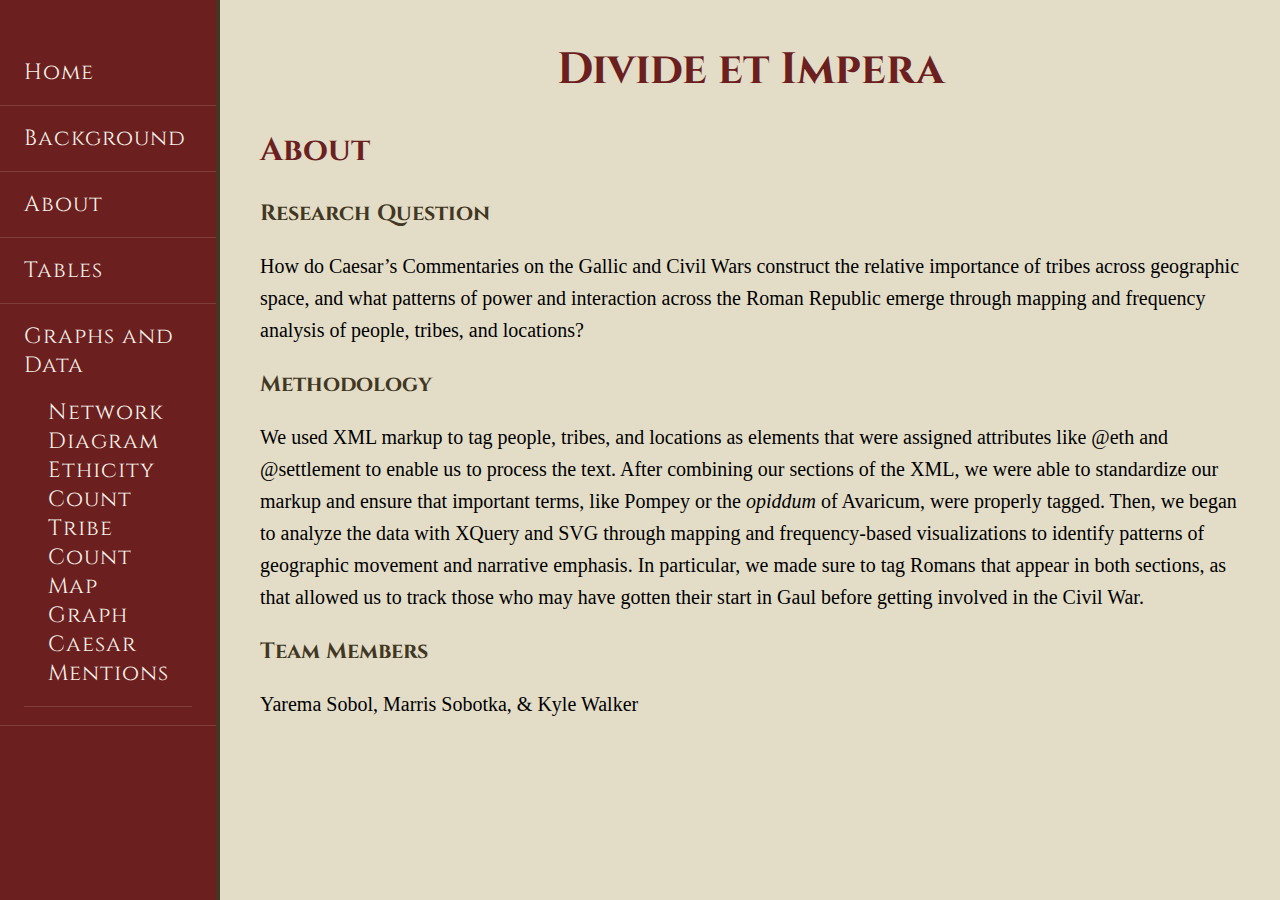
<file: docs/about.html>
<!DOCTYPE html>
<html>
    <head>
        <title>About</title>
        <meta charset="UTF-8" />
        <meta name="viewport" content="width=device-width, initial-scale=1.0" />
        <link type="text/css" href="style.css" rel="stylesheet" />
    </head>
    <body>
        <nav>
            <div><a href="index.html">Home</a></div>
            <div><a href="background.html">Background</a></div>
            <div><a href="about.html">About</a></div>
            <div><a href="romanTable.html">Tables</a></div>
            <div class="dropdown"><a href="#">Graphs and Data</a>
                <div class="dropdown-content">
                    <a href="network-output.html">Network Diagram</a>
                    <a href="ethnicity-count.html">Ethicity Count</a>
                    <a href="coastGraph.html">Tribe Count</a>
                    <a href="unitGraph.html">Map Graph</a>
                    <a href="CaesarMentionsBarGraph.html">Caesar Mentions</a>
                </div>
            </div>
        </nav>
        <div class="main-content">
            <h1>Divide et Impera</h1>
            <h2>About</h2>
            <h3>Research Question</h3>
            <p>How do Caesar’s Commentaries on the Gallic and Civil Wars construct the relative importance of tribes across geographic space, and what patterns of power and interaction across the Roman Republic emerge through mapping and frequency analysis of people, tribes, and locations?</p>
            <h3>Methodology</h3>
            <p>We used XML markup to tag people, tribes, and locations as elements that were assigned attributes like @eth and @settlement to enable us to process the text. After combining our sections of the XML, we were able to standardize our markup and ensure that important terms, like Pompey or the <i>opiddum</i> of Avaricum, were properly tagged. Then, we began to analyze the data with XQuery and SVG through mapping and frequency-based visualizations to identify patterns of geographic movement and narrative emphasis. In particular, we made sure to tag Romans that appear in both sections, as that allowed us to track those who may have gotten their start in Gaul before getting involved in the Civil War.</p>
            <h3>Team Members</h3>
            <p> Yarema Sobol, Marris Sobotka, & Kyle Walker
            </p>
        </div>
    </body>
</html>
</file>
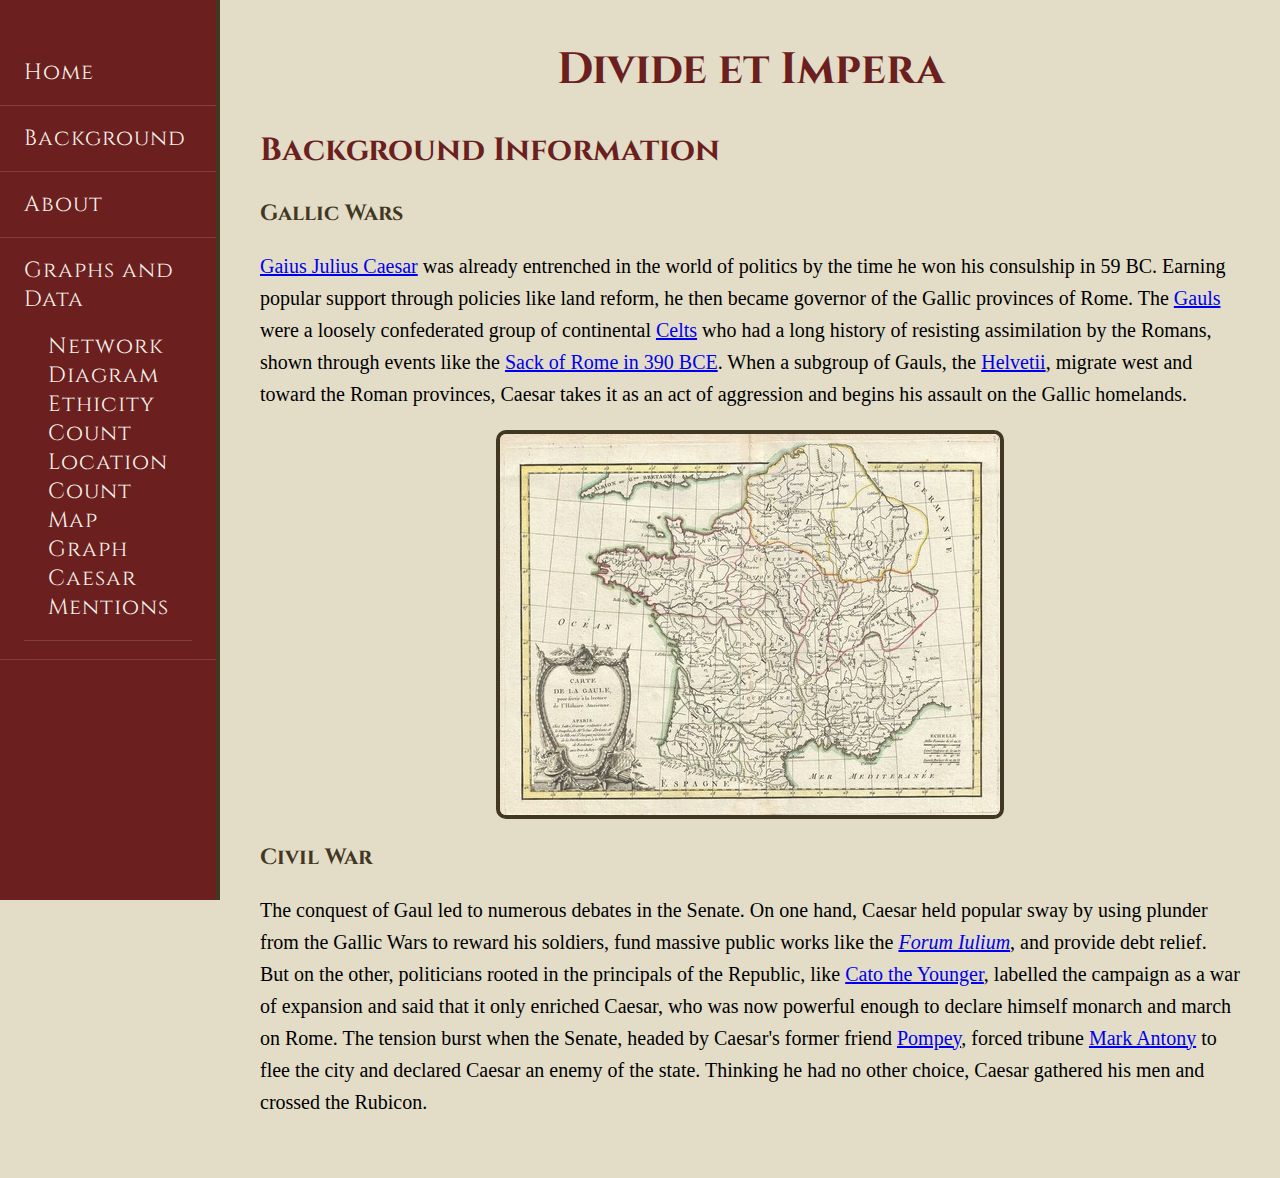
<file: docs/background.html>
<!DOCTYPE html>
<html>
    <head>
        <title>Background</title>
        <meta charset="UTF-8" />
        <meta name="viewport" content="width=device-width, initial-scale=1.0" />
        <link type="text/css" href="style.css" rel="stylesheet" />
        <link rel="icon" type="image/x-icon" href="images/SPQR.svg"/>
    </head>
    <body>
        
        <nav>
            <div><a href="index.html">Home</a></div>
            <div><a href="background.html">Background</a></div>
            <div><a href="about.html">About</a></div>
            <div class="dropdown"><a href="#">Graphs and Data</a>
                <div class="dropdown-content">
                    <a href="network-output.html">Network Diagram</a>
                    <a href="ethnicity-count.html">Ethicity Count</a>
                    <a href="BarGraphLocations.html">Location Count</a>
                    <a href="CircleMapLocations.html">Map Graph</a>
                    <a href="CaesarMentionsBarGraph.html">Caesar Mentions</a>
                </div>
            </div>
        </nav>
        <div class="main-content">
            <h1>Divide et Impera</h1>
            <h2>Background Information</h2>
            <h3>Gallic Wars</h3>
            <p><a href="https://en.wikipedia.org/wiki/Julius_Caesar">Gaius Julius Caesar</a> was already entrenched in the world of politics by the time he won his consulship in 59 BC. Earning popular support through policies like land reform, he then became governor of the Gallic provinces of Rome. The <a href="https://en.wikipedia.org/wiki/Gauls">Gauls</a> were a loosely confederated group of continental <a href="https://en.wikipedia.org/wiki/Celts">Celts</a> who had a long history of resisting assimilation by the Romans, shown through events like the <a href="https://en.wikipedia.org/wiki/Sack_of_Rome_(390_BC)">Sack of Rome in 390 BCE</a>. When a subgroup of Gauls, the <a href="https://en.wikipedia.org/wiki/Helvetii">Helvetii</a>, migrate west and toward the Roman provinces, Caesar takes it as an act of aggression and begins his assault on the Gallic homelands.</p>
            <img src="images/map-gaul.jpg" alt="Map of Gaul"/>
            <h3>Civil War</h3>
            <p>The conquest of Gaul led to numerous debates in the Senate. On one hand, Caesar held popular sway by using plunder from the Gallic Wars to reward his soldiers, fund massive public works like the <i><a href="https://en.wikipedia.org/wiki/Forum_of_Caesar">Forum Iulium</a></i>, and provide debt relief. But on the other, politicians rooted in the principals of the Republic, like <a href="https://en.wikipedia.org/wiki/Cato_the_Younger">Cato the Younger</a>, labelled the campaign as a war of expansion and said that it only enriched Caesar, who was now powerful enough to declare himself monarch and march on Rome. The tension burst when the Senate, headed by Caesar's former friend <a href="https://en.wikipedia.org/wiki/Pompey">Pompey</a>, forced tribune <a href="https://en.wikipedia.org/wiki/Mark_Antony">Mark Antony</a> to flee the city and declared Caesar an enemy of the state. Thinking he had no other choice, Caesar gathered his men and crossed the Rubicon.</p>
        </div>
    </body>
</html>
</file>
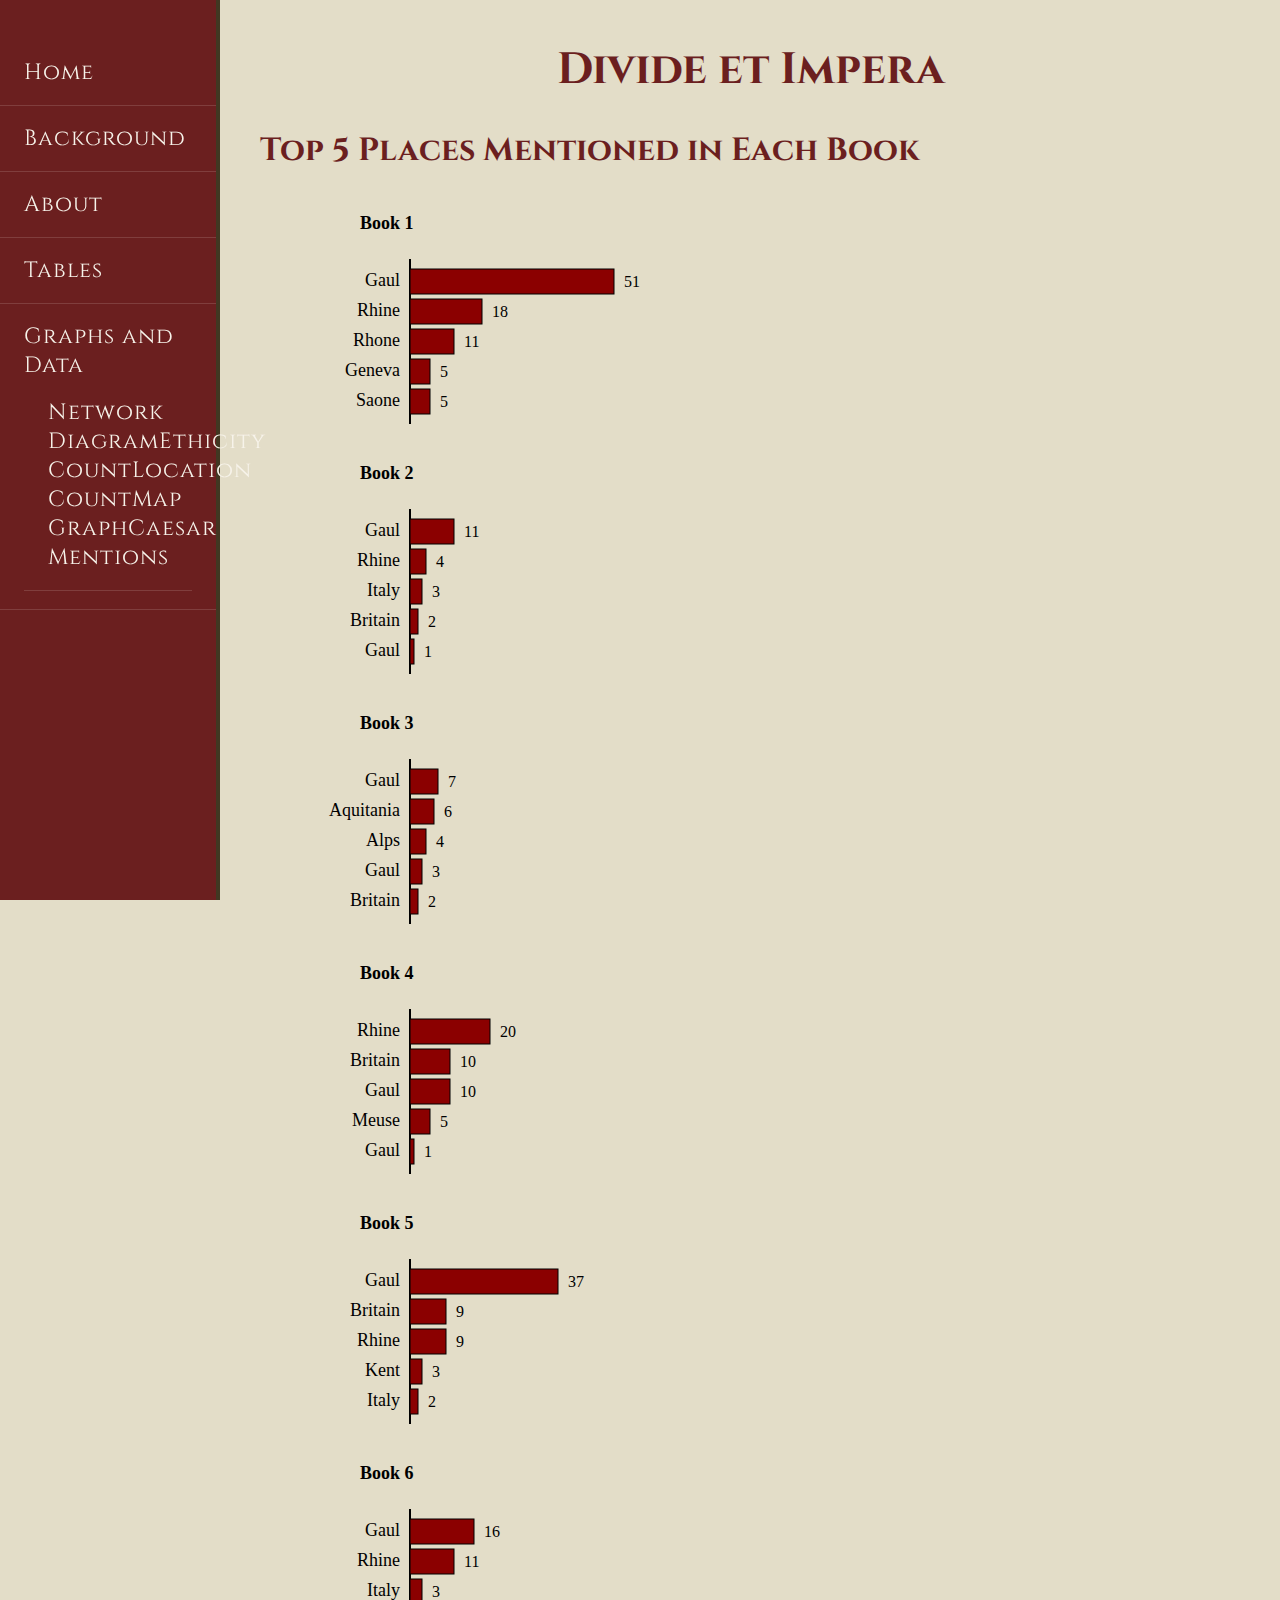
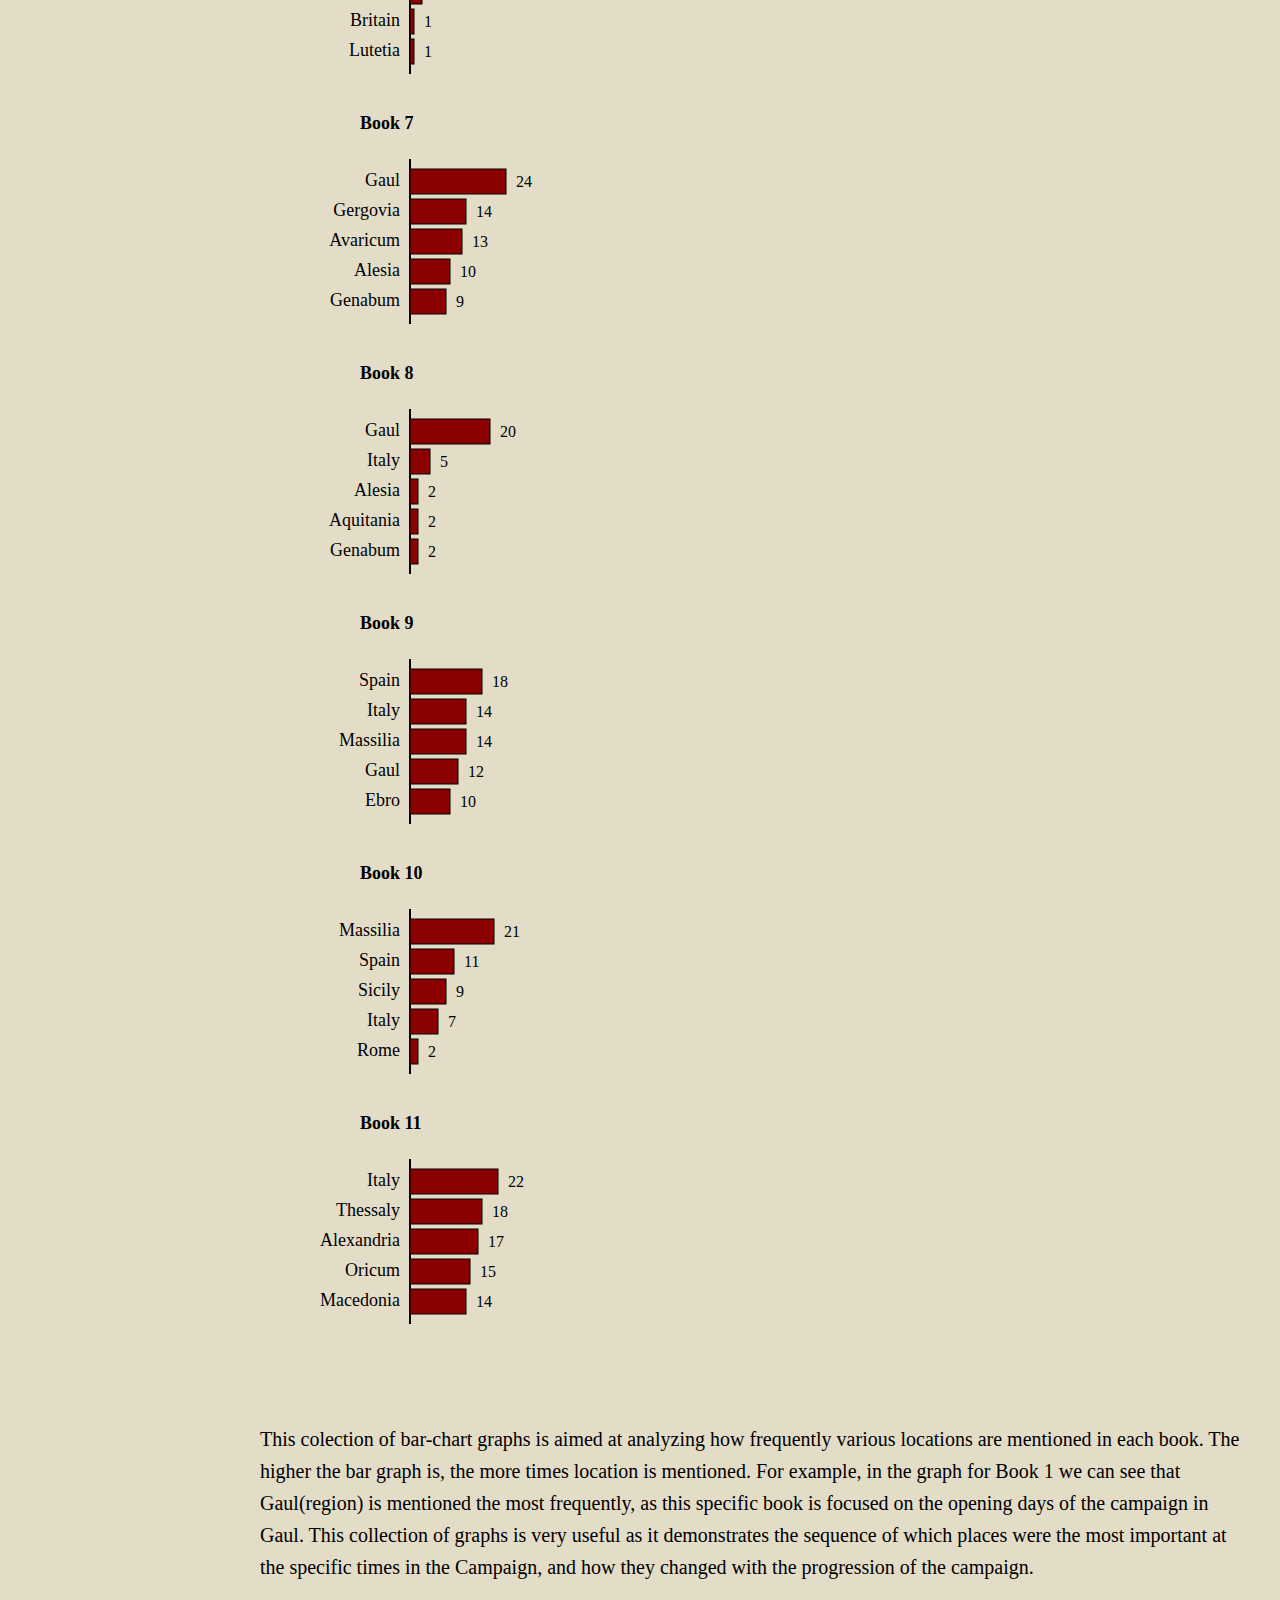
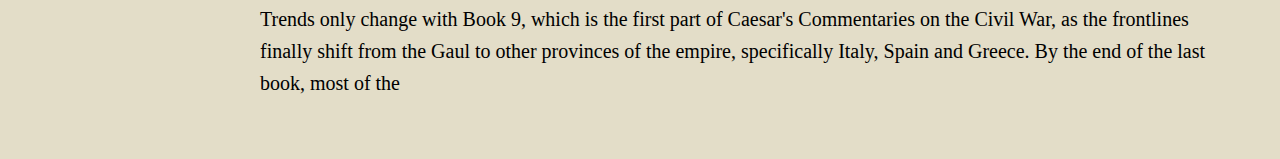
<file: docs/BarGraphLocations.html>
<!DOCTYPE HTML>
<html>
   <head>
      <meta http-equiv="Content-Type" content="text/html; charset=UTF-8">
      <title>Page 5</title>
      <meta name="viewport" content="width=device-width, initial-scale=1.0">
      <link type="text/css" href="style.css" rel="stylesheet">
   </head>
   <body>
      <nav>
         <div><a href="index.html">Home</a></div>
         <div><a href="background.html">Background</a></div>
         <div><a href="about.html">About</a></div>
         <div><a href="romanTable.html">Tables</a></div>
         <div class="dropdown"><a href="#">Graphs and Data</a><div class="dropdown-content"><a href="network-output.html">Network Diagram</a><a href="ethnicity-count.html">Ethicity Count</a><a href="BarGraphLocations.html">Location Count</a><a href="CircleMapLocations.html">Map Graph</a><a href="CaesarMentionsBarGraph.html">Caesar Mentions</a></div>
         </div>
      </nav>
      <div class="main-content">
         <h1>Divide et Impera</h1>
         <h2>Top 5 Places Mentioned in Each Book</h2><svg xmlns="http://www.w3.org/2000/svg" width="600" height="2800">
            <g transform="translate(0, 0)"><!-- graph title -->
               <text x="100" y="30" font-size="18" font-weight="bold">
                  Book 1</text>
               <!-- axis -->
               <line x1="150" y1="60" x2="150" y2="225" stroke="black" stroke-width="2"/>
               <!-- bars and labels-->
               <g>
                  <text x="140" y="82.5" font-size="18" text-anchor="end" dominant-baseline="middle">Gaul</text>
                  <rect x="150" y="70" width="204" height="25" fill="darkred" stroke="black"/>
                  <text x="364" y="88" font-size="16">51</text>
               </g>
               <g>
                  <text x="140" y="112.5" font-size="18" text-anchor="end" dominant-baseline="middle">Rhine</text>
                  <rect x="150" y="100" width="72" height="25" fill="darkred" stroke="black"/>
                  <text x="232" y="118" font-size="16">18</text>
               </g>
               <g>
                  <text x="140" y="142.5" font-size="18" text-anchor="end" dominant-baseline="middle">Rhone</text>
                  <rect x="150" y="130" width="44" height="25" fill="darkred" stroke="black"/>
                  <text x="204" y="148" font-size="16">11</text>
               </g>
               <g>
                  <text x="140" y="172.5" font-size="18" text-anchor="end" dominant-baseline="middle">Geneva</text>
                  <rect x="150" y="160" width="20" height="25" fill="darkred" stroke="black"/>
                  <text x="180" y="178" font-size="16">5</text>
               </g>
               <g>
                  <text x="140" y="202.5" font-size="18" text-anchor="end" dominant-baseline="middle">Saone</text>
                  <rect x="150" y="190" width="20" height="25" fill="darkred" stroke="black"/>
                  <text x="180" y="208" font-size="16">5</text>
               </g>
            </g>
            <g transform="translate(0, 250)"><!-- graph title -->
               <text x="100" y="30" font-size="18" font-weight="bold">
                  Book 2</text>
               <!-- axis -->
               <line x1="150" y1="60" x2="150" y2="225" stroke="black" stroke-width="2"/>
               <!-- bars and labels-->
               <g>
                  <text x="140" y="82.5" font-size="18" text-anchor="end" dominant-baseline="middle">Gaul</text>
                  <rect x="150" y="70" width="44" height="25" fill="darkred" stroke="black"/>
                  <text x="204" y="88" font-size="16">11</text>
               </g>
               <g>
                  <text x="140" y="112.5" font-size="18" text-anchor="end" dominant-baseline="middle">Rhine</text>
                  <rect x="150" y="100" width="16" height="25" fill="darkred" stroke="black"/>
                  <text x="176" y="118" font-size="16">4</text>
               </g>
               <g>
                  <text x="140" y="142.5" font-size="18" text-anchor="end" dominant-baseline="middle">Italy</text>
                  <rect x="150" y="130" width="12" height="25" fill="darkred" stroke="black"/>
                  <text x="172" y="148" font-size="16">3</text>
               </g>
               <g>
                  <text x="140" y="172.5" font-size="18" text-anchor="end" dominant-baseline="middle">Britain</text>
                  <rect x="150" y="160" width="8" height="25" fill="darkred" stroke="black"/>
                  <text x="168" y="178" font-size="16">2</text>
               </g>
               <g>
                  <text x="140" y="202.5" font-size="18" text-anchor="end" dominant-baseline="middle"> Gaul</text>
                  <rect x="150" y="190" width="4" height="25" fill="darkred" stroke="black"/>
                  <text x="164" y="208" font-size="16">1</text>
               </g>
            </g>
            <g transform="translate(0, 500)"><!-- graph title -->
               <text x="100" y="30" font-size="18" font-weight="bold">
                  Book 3</text>
               <!-- axis -->
               <line x1="150" y1="60" x2="150" y2="225" stroke="black" stroke-width="2"/>
               <!-- bars and labels-->
               <g>
                  <text x="140" y="82.5" font-size="18" text-anchor="end" dominant-baseline="middle">Gaul</text>
                  <rect x="150" y="70" width="28" height="25" fill="darkred" stroke="black"/>
                  <text x="188" y="88" font-size="16">7</text>
               </g>
               <g>
                  <text x="140" y="112.5" font-size="18" text-anchor="end" dominant-baseline="middle">Aquitania</text>
                  <rect x="150" y="100" width="24" height="25" fill="darkred" stroke="black"/>
                  <text x="184" y="118" font-size="16">6</text>
               </g>
               <g>
                  <text x="140" y="142.5" font-size="18" text-anchor="end" dominant-baseline="middle">Alps</text>
                  <rect x="150" y="130" width="16" height="25" fill="darkred" stroke="black"/>
                  <text x="176" y="148" font-size="16">4</text>
               </g>
               <g>
                  <text x="140" y="172.5" font-size="18" text-anchor="end" dominant-baseline="middle"> Gaul</text>
                  <rect x="150" y="160" width="12" height="25" fill="darkred" stroke="black"/>
                  <text x="172" y="178" font-size="16">3</text>
               </g>
               <g>
                  <text x="140" y="202.5" font-size="18" text-anchor="end" dominant-baseline="middle">Britain</text>
                  <rect x="150" y="190" width="8" height="25" fill="darkred" stroke="black"/>
                  <text x="168" y="208" font-size="16">2</text>
               </g>
            </g>
            <g transform="translate(0, 750)"><!-- graph title -->
               <text x="100" y="30" font-size="18" font-weight="bold">
                  Book 4</text>
               <!-- axis -->
               <line x1="150" y1="60" x2="150" y2="225" stroke="black" stroke-width="2"/>
               <!-- bars and labels-->
               <g>
                  <text x="140" y="82.5" font-size="18" text-anchor="end" dominant-baseline="middle">Rhine</text>
                  <rect x="150" y="70" width="80" height="25" fill="darkred" stroke="black"/>
                  <text x="240" y="88" font-size="16">20</text>
               </g>
               <g>
                  <text x="140" y="112.5" font-size="18" text-anchor="end" dominant-baseline="middle">Britain</text>
                  <rect x="150" y="100" width="40" height="25" fill="darkred" stroke="black"/>
                  <text x="200" y="118" font-size="16">10</text>
               </g>
               <g>
                  <text x="140" y="142.5" font-size="18" text-anchor="end" dominant-baseline="middle">Gaul</text>
                  <rect x="150" y="130" width="40" height="25" fill="darkred" stroke="black"/>
                  <text x="200" y="148" font-size="16">10</text>
               </g>
               <g>
                  <text x="140" y="172.5" font-size="18" text-anchor="end" dominant-baseline="middle">Meuse</text>
                  <rect x="150" y="160" width="20" height="25" fill="darkred" stroke="black"/>
                  <text x="180" y="178" font-size="16">5</text>
               </g>
               <g>
                  <text x="140" y="202.5" font-size="18" text-anchor="end" dominant-baseline="middle"> Gaul</text>
                  <rect x="150" y="190" width="4" height="25" fill="darkred" stroke="black"/>
                  <text x="164" y="208" font-size="16">1</text>
               </g>
            </g>
            <g transform="translate(0, 1000)"><!-- graph title -->
               <text x="100" y="30" font-size="18" font-weight="bold">
                  Book 5</text>
               <!-- axis -->
               <line x1="150" y1="60" x2="150" y2="225" stroke="black" stroke-width="2"/>
               <!-- bars and labels-->
               <g>
                  <text x="140" y="82.5" font-size="18" text-anchor="end" dominant-baseline="middle">Gaul</text>
                  <rect x="150" y="70" width="148" height="25" fill="darkred" stroke="black"/>
                  <text x="308" y="88" font-size="16">37</text>
               </g>
               <g>
                  <text x="140" y="112.5" font-size="18" text-anchor="end" dominant-baseline="middle">Britain</text>
                  <rect x="150" y="100" width="36" height="25" fill="darkred" stroke="black"/>
                  <text x="196" y="118" font-size="16">9</text>
               </g>
               <g>
                  <text x="140" y="142.5" font-size="18" text-anchor="end" dominant-baseline="middle">Rhine</text>
                  <rect x="150" y="130" width="36" height="25" fill="darkred" stroke="black"/>
                  <text x="196" y="148" font-size="16">9</text>
               </g>
               <g>
                  <text x="140" y="172.5" font-size="18" text-anchor="end" dominant-baseline="middle">Kent</text>
                  <rect x="150" y="160" width="12" height="25" fill="darkred" stroke="black"/>
                  <text x="172" y="178" font-size="16">3</text>
               </g>
               <g>
                  <text x="140" y="202.5" font-size="18" text-anchor="end" dominant-baseline="middle">Italy</text>
                  <rect x="150" y="190" width="8" height="25" fill="darkred" stroke="black"/>
                  <text x="168" y="208" font-size="16">2</text>
               </g>
            </g>
            <g transform="translate(0, 1250)"><!-- graph title -->
               <text x="100" y="30" font-size="18" font-weight="bold">
                  Book 6</text>
               <!-- axis -->
               <line x1="150" y1="60" x2="150" y2="225" stroke="black" stroke-width="2"/>
               <!-- bars and labels-->
               <g>
                  <text x="140" y="82.5" font-size="18" text-anchor="end" dominant-baseline="middle">Gaul</text>
                  <rect x="150" y="70" width="64" height="25" fill="darkred" stroke="black"/>
                  <text x="224" y="88" font-size="16">16</text>
               </g>
               <g>
                  <text x="140" y="112.5" font-size="18" text-anchor="end" dominant-baseline="middle">Rhine</text>
                  <rect x="150" y="100" width="44" height="25" fill="darkred" stroke="black"/>
                  <text x="204" y="118" font-size="16">11</text>
               </g>
               <g>
                  <text x="140" y="142.5" font-size="18" text-anchor="end" dominant-baseline="middle">Italy</text>
                  <rect x="150" y="130" width="12" height="25" fill="darkred" stroke="black"/>
                  <text x="172" y="148" font-size="16">3</text>
               </g>
               <g>
                  <text x="140" y="172.5" font-size="18" text-anchor="end" dominant-baseline="middle">Britain</text>
                  <rect x="150" y="160" width="4" height="25" fill="darkred" stroke="black"/>
                  <text x="164" y="178" font-size="16">1</text>
               </g>
               <g>
                  <text x="140" y="202.5" font-size="18" text-anchor="end" dominant-baseline="middle">Lutetia</text>
                  <rect x="150" y="190" width="4" height="25" fill="darkred" stroke="black"/>
                  <text x="164" y="208" font-size="16">1</text>
               </g>
            </g>
            <g transform="translate(0, 1500)"><!-- graph title -->
               <text x="100" y="30" font-size="18" font-weight="bold">
                  Book 7</text>
               <!-- axis -->
               <line x1="150" y1="60" x2="150" y2="225" stroke="black" stroke-width="2"/>
               <!-- bars and labels-->
               <g>
                  <text x="140" y="82.5" font-size="18" text-anchor="end" dominant-baseline="middle"> Gaul</text>
                  <rect x="150" y="70" width="96" height="25" fill="darkred" stroke="black"/>
                  <text x="256" y="88" font-size="16">24</text>
               </g>
               <g>
                  <text x="140" y="112.5" font-size="18" text-anchor="end" dominant-baseline="middle">Gergovia</text>
                  <rect x="150" y="100" width="56" height="25" fill="darkred" stroke="black"/>
                  <text x="216" y="118" font-size="16">14</text>
               </g>
               <g>
                  <text x="140" y="142.5" font-size="18" text-anchor="end" dominant-baseline="middle">Avaricum</text>
                  <rect x="150" y="130" width="52" height="25" fill="darkred" stroke="black"/>
                  <text x="212" y="148" font-size="16">13</text>
               </g>
               <g>
                  <text x="140" y="172.5" font-size="18" text-anchor="end" dominant-baseline="middle">Alesia</text>
                  <rect x="150" y="160" width="40" height="25" fill="darkred" stroke="black"/>
                  <text x="200" y="178" font-size="16">10</text>
               </g>
               <g>
                  <text x="140" y="202.5" font-size="18" text-anchor="end" dominant-baseline="middle">Genabum</text>
                  <rect x="150" y="190" width="36" height="25" fill="darkred" stroke="black"/>
                  <text x="196" y="208" font-size="16">9</text>
               </g>
            </g>
            <g transform="translate(0, 1750)"><!-- graph title -->
               <text x="100" y="30" font-size="18" font-weight="bold">
                  Book 8</text>
               <!-- axis -->
               <line x1="150" y1="60" x2="150" y2="225" stroke="black" stroke-width="2"/>
               <!-- bars and labels-->
               <g>
                  <text x="140" y="82.5" font-size="18" text-anchor="end" dominant-baseline="middle"> Gaul</text>
                  <rect x="150" y="70" width="80" height="25" fill="darkred" stroke="black"/>
                  <text x="240" y="88" font-size="16">20</text>
               </g>
               <g>
                  <text x="140" y="112.5" font-size="18" text-anchor="end" dominant-baseline="middle">Italy</text>
                  <rect x="150" y="100" width="20" height="25" fill="darkred" stroke="black"/>
                  <text x="180" y="118" font-size="16">5</text>
               </g>
               <g>
                  <text x="140" y="142.5" font-size="18" text-anchor="end" dominant-baseline="middle">Alesia</text>
                  <rect x="150" y="130" width="8" height="25" fill="darkred" stroke="black"/>
                  <text x="168" y="148" font-size="16">2</text>
               </g>
               <g>
                  <text x="140" y="172.5" font-size="18" text-anchor="end" dominant-baseline="middle">Aquitania</text>
                  <rect x="150" y="160" width="8" height="25" fill="darkred" stroke="black"/>
                  <text x="168" y="178" font-size="16">2</text>
               </g>
               <g>
                  <text x="140" y="202.5" font-size="18" text-anchor="end" dominant-baseline="middle">Genabum</text>
                  <rect x="150" y="190" width="8" height="25" fill="darkred" stroke="black"/>
                  <text x="168" y="208" font-size="16">2</text>
               </g>
            </g>
            <g transform="translate(0, 2000)"><!-- graph title -->
               <text x="100" y="30" font-size="18" font-weight="bold">
                  Book 9</text>
               <!-- axis -->
               <line x1="150" y1="60" x2="150" y2="225" stroke="black" stroke-width="2"/>
               <!-- bars and labels-->
               <g>
                  <text x="140" y="82.5" font-size="18" text-anchor="end" dominant-baseline="middle">Spain</text>
                  <rect x="150" y="70" width="72" height="25" fill="darkred" stroke="black"/>
                  <text x="232" y="88" font-size="16">18</text>
               </g>
               <g>
                  <text x="140" y="112.5" font-size="18" text-anchor="end" dominant-baseline="middle">Italy</text>
                  <rect x="150" y="100" width="56" height="25" fill="darkred" stroke="black"/>
                  <text x="216" y="118" font-size="16">14</text>
               </g>
               <g>
                  <text x="140" y="142.5" font-size="18" text-anchor="end" dominant-baseline="middle">Massilia</text>
                  <rect x="150" y="130" width="56" height="25" fill="darkred" stroke="black"/>
                  <text x="216" y="148" font-size="16">14</text>
               </g>
               <g>
                  <text x="140" y="172.5" font-size="18" text-anchor="end" dominant-baseline="middle">Gaul</text>
                  <rect x="150" y="160" width="48" height="25" fill="darkred" stroke="black"/>
                  <text x="208" y="178" font-size="16">12</text>
               </g>
               <g>
                  <text x="140" y="202.5" font-size="18" text-anchor="end" dominant-baseline="middle">Ebro</text>
                  <rect x="150" y="190" width="40" height="25" fill="darkred" stroke="black"/>
                  <text x="200" y="208" font-size="16">10</text>
               </g>
            </g>
            <g transform="translate(0, 2250)"><!-- graph title -->
               <text x="100" y="30" font-size="18" font-weight="bold">
                  Book 10</text>
               <!-- axis -->
               <line x1="150" y1="60" x2="150" y2="225" stroke="black" stroke-width="2"/>
               <!-- bars and labels-->
               <g>
                  <text x="140" y="82.5" font-size="18" text-anchor="end" dominant-baseline="middle">Massilia</text>
                  <rect x="150" y="70" width="84" height="25" fill="darkred" stroke="black"/>
                  <text x="244" y="88" font-size="16">21</text>
               </g>
               <g>
                  <text x="140" y="112.5" font-size="18" text-anchor="end" dominant-baseline="middle">Spain</text>
                  <rect x="150" y="100" width="44" height="25" fill="darkred" stroke="black"/>
                  <text x="204" y="118" font-size="16">11</text>
               </g>
               <g>
                  <text x="140" y="142.5" font-size="18" text-anchor="end" dominant-baseline="middle">Sicily</text>
                  <rect x="150" y="130" width="36" height="25" fill="darkred" stroke="black"/>
                  <text x="196" y="148" font-size="16">9</text>
               </g>
               <g>
                  <text x="140" y="172.5" font-size="18" text-anchor="end" dominant-baseline="middle">Italy</text>
                  <rect x="150" y="160" width="28" height="25" fill="darkred" stroke="black"/>
                  <text x="188" y="178" font-size="16">7</text>
               </g>
               <g>
                  <text x="140" y="202.5" font-size="18" text-anchor="end" dominant-baseline="middle">Rome</text>
                  <rect x="150" y="190" width="8" height="25" fill="darkred" stroke="black"/>
                  <text x="168" y="208" font-size="16">2</text>
               </g>
            </g>
            <g transform="translate(0, 2500)"><!-- graph title -->
               <text x="100" y="30" font-size="18" font-weight="bold">
                  Book 11</text>
               <!-- axis -->
               <line x1="150" y1="60" x2="150" y2="225" stroke="black" stroke-width="2"/>
               <!-- bars and labels-->
               <g>
                  <text x="140" y="82.5" font-size="18" text-anchor="end" dominant-baseline="middle">Italy</text>
                  <rect x="150" y="70" width="88" height="25" fill="darkred" stroke="black"/>
                  <text x="248" y="88" font-size="16">22</text>
               </g>
               <g>
                  <text x="140" y="112.5" font-size="18" text-anchor="end" dominant-baseline="middle">Thessaly</text>
                  <rect x="150" y="100" width="72" height="25" fill="darkred" stroke="black"/>
                  <text x="232" y="118" font-size="16">18</text>
               </g>
               <g>
                  <text x="140" y="142.5" font-size="18" text-anchor="end" dominant-baseline="middle">Alexandria</text>
                  <rect x="150" y="130" width="68" height="25" fill="darkred" stroke="black"/>
                  <text x="228" y="148" font-size="16">17</text>
               </g>
               <g>
                  <text x="140" y="172.5" font-size="18" text-anchor="end" dominant-baseline="middle">Oricum</text>
                  <rect x="150" y="160" width="60" height="25" fill="darkred" stroke="black"/>
                  <text x="220" y="178" font-size="16">15</text>
               </g>
               <g>
                  <text x="140" y="202.5" font-size="18" text-anchor="end" dominant-baseline="middle">Macedonia</text>
                  <rect x="150" y="190" width="56" height="25" fill="darkred" stroke="black"/>
                  <text x="216" y="208" font-size="16">14</text>
               </g>
            </g></svg>
         <p class="index_1">This colection of bar-chart graphs is aimed at analyzing how frequently various locations are mentioned in each book. The higher the bar graph is, the more times location is mentioned. For example, in the graph for Book 1 we can see that Gaul(region) is mentioned the most frequently, as this specific book is focused on the opening days of the campaign in Gaul. This collection of graphs is very useful as it demonstrates the sequence of which places were the most important at the specific times in the Campaign, and how they changed with the progression of the campaign.</p>
         <p>Trends only change with Book 9, which is the first part of Caesar's Commentaries on the Civil War, as the frontlines finally shift from the Gaul to other provinces of the empire, specifically Italy, Spain and Greece. By the end of the last book, most of the </p>
      </div>
   </body>
</html>
</file>
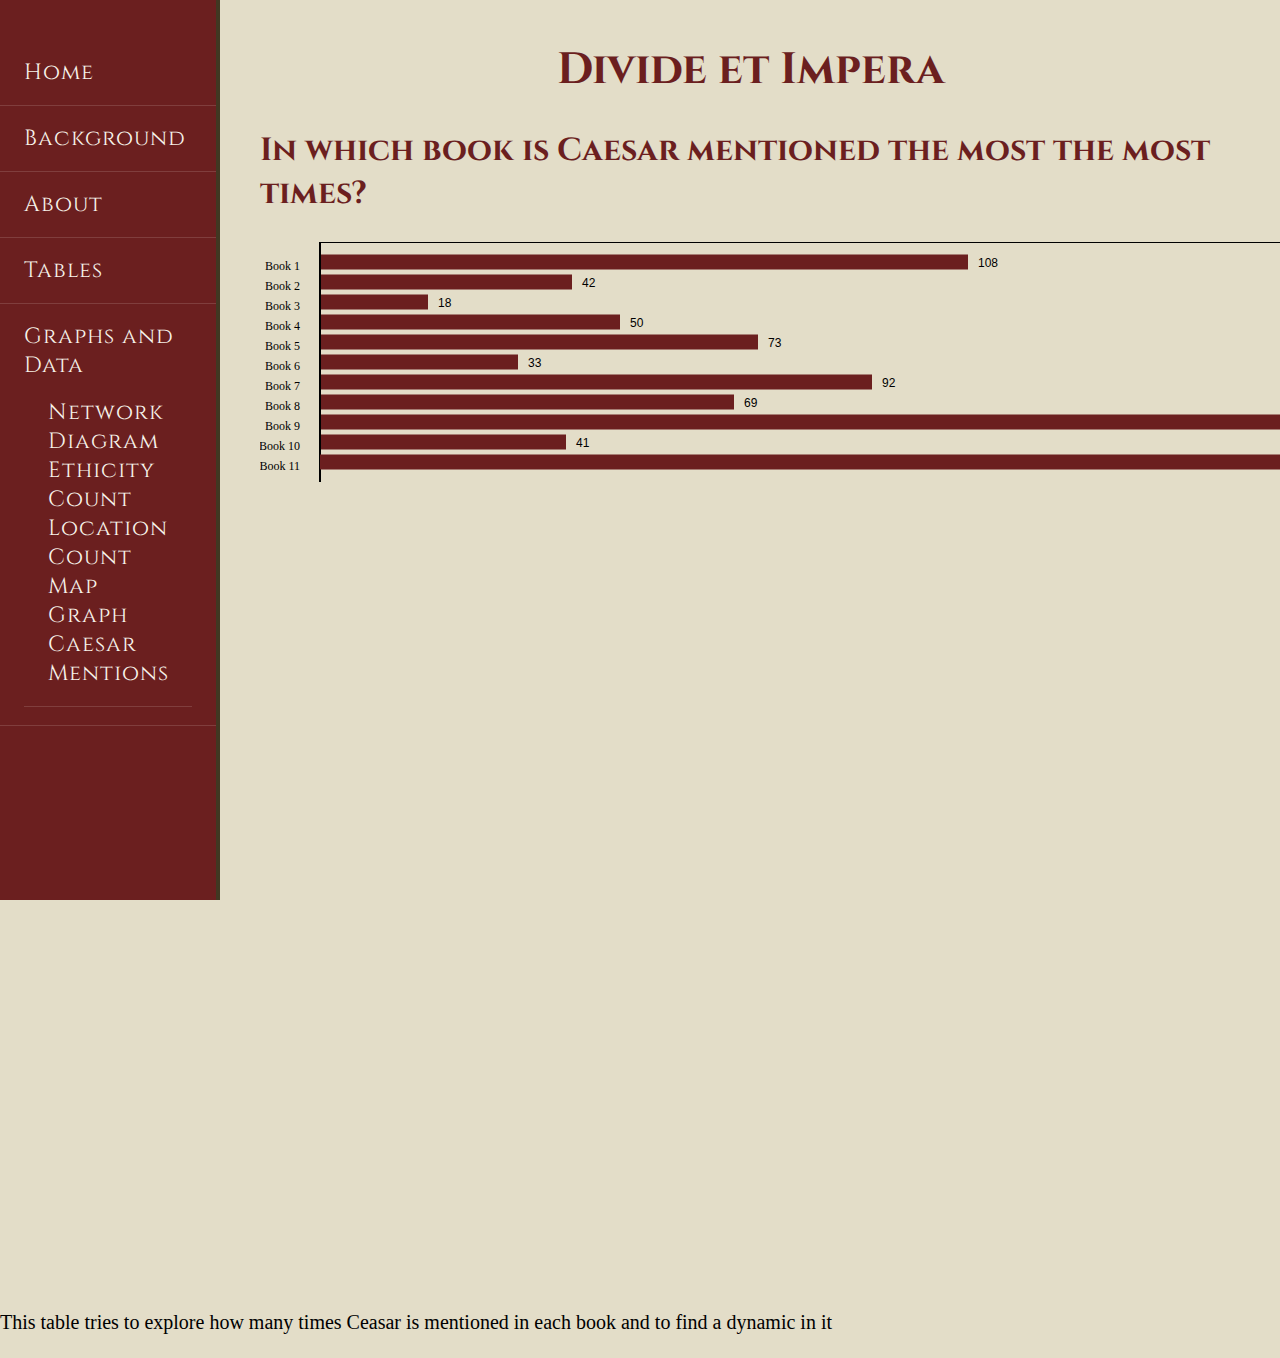
<file: docs/CaesarMentionsBarGraph.html>
<!DOCTYPE html
  SYSTEM "about:legacy-compat">
<html>
   <head>
      <meta http-equiv="Content-Type" content="text/html; charset=UTF-8">
      <title>Tables</title>
      <link type="text/css" href="style.css" rel="stylesheet">
   </head>
   <body>
      <nav>
         <div><a href="index.html">Home</a></div>
         <div><a href="background.html">Background</a></div>
         <div><a href="about.html">About</a></div>
         <div><a href="romanTable.html">Tables</a></div>
         <div class="dropdown"><a href="#">Graphs and Data</a>
                <div class="dropdown-content">
                    <a href="network-output.html">Network Diagram</a>
                    <a href="ethnicity-count.html">Ethicity Count</a>
                    <a href="BarGraphLocations.html">Location Count</a>
                    <a href="unitGraph.html">Map Graph</a>
                    <a href="CaesarMentionsBarGraph.html">Caesar Mentions</a>
                </div>
            </div>
      </nav>
      <div class="main-content">
         <h1>Divide et Impera</h1>
         <h2>In which book is Caesar mentioned the most the most times?</h2><svg xmlns="http://www.w3.org/2000/svg" width="1300" height="1000">
            <g transform="translate(60,0)">
               <g>
                  <g><!-- x axis-->
                     <line x1="0" y1="0" x2="1200" y2="0" stroke="black" stroke-width="2"/>
                     <!--y axis-->
                     <line x1="0" y1="0" x2="0" y2="40" stroke="black" stroke-width="2"/>
                     <!--bar label-->
                     <text x="-20" y="25" font-size="12px" fill="black" text-anchor="end" dominant-baseline="middle">Book 1</text>
                     <!--bars-->
                     <line x1="0" y1="20" x2="648" y2="20" stroke="#6B1F1F" fill="none" stroke-width="15"/>
                     <!--- count label -->
                     <text x="658" y="25" font-family="sans-serif" font-size="12px" fill="black">108</text>
                  </g>
                  <g><!-- x axis-->
                     <line x1="0" y1="0" x2="1200" y2="0" stroke="black" stroke-width="2"/>
                     <!--y axis-->
                     <line x1="0" y1="0" x2="0" y2="60" stroke="black" stroke-width="2"/>
                     <!--bar label-->
                     <text x="-20" y="45" font-size="12px" fill="black" text-anchor="end" dominant-baseline="middle">Book 2</text>
                     <!--bars-->
                     <line x1="0" y1="40" x2="252" y2="40" stroke="#6B1F1F" fill="none" stroke-width="15"/>
                     <!--- count label -->
                     <text x="262" y="45" font-family="sans-serif" font-size="12px" fill="black">42</text>
                  </g>
                  <g><!-- x axis-->
                     <line x1="0" y1="0" x2="1200" y2="0" stroke="black" stroke-width="2"/>
                     <!--y axis-->
                     <line x1="0" y1="0" x2="0" y2="80" stroke="black" stroke-width="2"/>
                     <!--bar label-->
                     <text x="-20" y="65" font-size="12px" fill="black" text-anchor="end" dominant-baseline="middle">Book 3</text>
                     <!--bars-->
                     <line x1="0" y1="60" x2="108" y2="60" stroke="#6B1F1F" fill="none" stroke-width="15"/>
                     <!--- count label -->
                     <text x="118" y="65" font-family="sans-serif" font-size="12px" fill="black">18</text>
                  </g>
                  <g><!-- x axis-->
                     <line x1="0" y1="0" x2="1200" y2="0" stroke="black" stroke-width="2"/>
                     <!--y axis-->
                     <line x1="0" y1="0" x2="0" y2="100" stroke="black" stroke-width="2"/>
                     <!--bar label-->
                     <text x="-20" y="85" font-size="12px" fill="black" text-anchor="end" dominant-baseline="middle">Book 4</text>
                     <!--bars-->
                     <line x1="0" y1="80" x2="300" y2="80" stroke="#6B1F1F" fill="none" stroke-width="15"/>
                     <!--- count label -->
                     <text x="310" y="85" font-family="sans-serif" font-size="12px" fill="black">50</text>
                  </g>
                  <g><!-- x axis-->
                     <line x1="0" y1="0" x2="1200" y2="0" stroke="black" stroke-width="2"/>
                     <!--y axis-->
                     <line x1="0" y1="0" x2="0" y2="120" stroke="black" stroke-width="2"/>
                     <!--bar label-->
                     <text x="-20" y="105" font-size="12px" fill="black" text-anchor="end" dominant-baseline="middle">Book 5</text>
                     <!--bars-->
                     <line x1="0" y1="100" x2="438" y2="100" stroke="#6B1F1F" fill="none" stroke-width="15"/>
                     <!--- count label -->
                     <text x="448" y="105" font-family="sans-serif" font-size="12px" fill="black">73</text>
                  </g>
                  <g><!-- x axis-->
                     <line x1="0" y1="0" x2="1200" y2="0" stroke="black" stroke-width="2"/>
                     <!--y axis-->
                     <line x1="0" y1="0" x2="0" y2="140" stroke="black" stroke-width="2"/>
                     <!--bar label-->
                     <text x="-20" y="125" font-size="12px" fill="black" text-anchor="end" dominant-baseline="middle">Book 6</text>
                     <!--bars-->
                     <line x1="0" y1="120" x2="198" y2="120" stroke="#6B1F1F" fill="none" stroke-width="15"/>
                     <!--- count label -->
                     <text x="208" y="125" font-family="sans-serif" font-size="12px" fill="black">33</text>
                  </g>
                  <g><!-- x axis-->
                     <line x1="0" y1="0" x2="1200" y2="0" stroke="black" stroke-width="2"/>
                     <!--y axis-->
                     <line x1="0" y1="0" x2="0" y2="160" stroke="black" stroke-width="2"/>
                     <!--bar label-->
                     <text x="-20" y="145" font-size="12px" fill="black" text-anchor="end" dominant-baseline="middle">Book 7</text>
                     <!--bars-->
                     <line x1="0" y1="140" x2="552" y2="140" stroke="#6B1F1F" fill="none" stroke-width="15"/>
                     <!--- count label -->
                     <text x="562" y="145" font-family="sans-serif" font-size="12px" fill="black">92</text>
                  </g>
                  <g><!-- x axis-->
                     <line x1="0" y1="0" x2="1200" y2="0" stroke="black" stroke-width="2"/>
                     <!--y axis-->
                     <line x1="0" y1="0" x2="0" y2="180" stroke="black" stroke-width="2"/>
                     <!--bar label-->
                     <text x="-20" y="165" font-size="12px" fill="black" text-anchor="end" dominant-baseline="middle">Book 8</text>
                     <!--bars-->
                     <line x1="0" y1="160" x2="414" y2="160" stroke="#6B1F1F" fill="none" stroke-width="15"/>
                     <!--- count label -->
                     <text x="424" y="165" font-family="sans-serif" font-size="12px" fill="black">69</text>
                  </g>
                  <g><!-- x axis-->
                     <line x1="0" y1="0" x2="1200" y2="0" stroke="black" stroke-width="2"/>
                     <!--y axis-->
                     <line x1="0" y1="0" x2="0" y2="200" stroke="black" stroke-width="2"/>
                     <!--bar label-->
                     <text x="-20" y="185" font-size="12px" fill="black" text-anchor="end" dominant-baseline="middle">Book 9</text>
                     <!--bars-->
                     <line x1="0" y1="180" x2="1002" y2="180" stroke="#6B1F1F" fill="none" stroke-width="15"/>
                     <!--- count label -->
                     <text x="1012" y="185" font-family="sans-serif" font-size="12px" fill="black">167</text>
                  </g>
                  <g><!-- x axis-->
                     <line x1="0" y1="0" x2="1200" y2="0" stroke="black" stroke-width="2"/>
                     <!--y axis-->
                     <line x1="0" y1="0" x2="0" y2="220" stroke="black" stroke-width="2"/>
                     <!--bar label-->
                     <text x="-20" y="205" font-size="12px" fill="black" text-anchor="end" dominant-baseline="middle">Book 10</text>
                     <!--bars-->
                     <line x1="0" y1="200" x2="246" y2="200" stroke="#6B1F1F" fill="none" stroke-width="15"/>
                     <!--- count label -->
                     <text x="256" y="205" font-family="sans-serif" font-size="12px" fill="black">41</text>
                  </g>
                  <g><!-- x axis-->
                     <line x1="0" y1="0" x2="1200" y2="0" stroke="black" stroke-width="2"/>
                     <!--y axis-->
                     <line x1="0" y1="0" x2="0" y2="240" stroke="black" stroke-width="2"/>
                     <!--bar label-->
                     <text x="-20" y="225" font-size="12px" fill="black" text-anchor="end" dominant-baseline="middle">Book 11</text>
                     <!--bars-->
                     <line x1="0" y1="220" x2="1194" y2="220" stroke="#6B1F1F" fill="none" stroke-width="15"/>
                     <!--- count label -->
                     <text x="1204" y="225" font-family="sans-serif" font-size="12px" fill="black">199</text>
                  </g>
               </g>
            </g></svg></div>
      <div>
         <p>This table tries to explore how many times Ceasar is mentioned in each book and to
            find a dynamic in it</p>
      </div>
   </body>
</html>
</file>
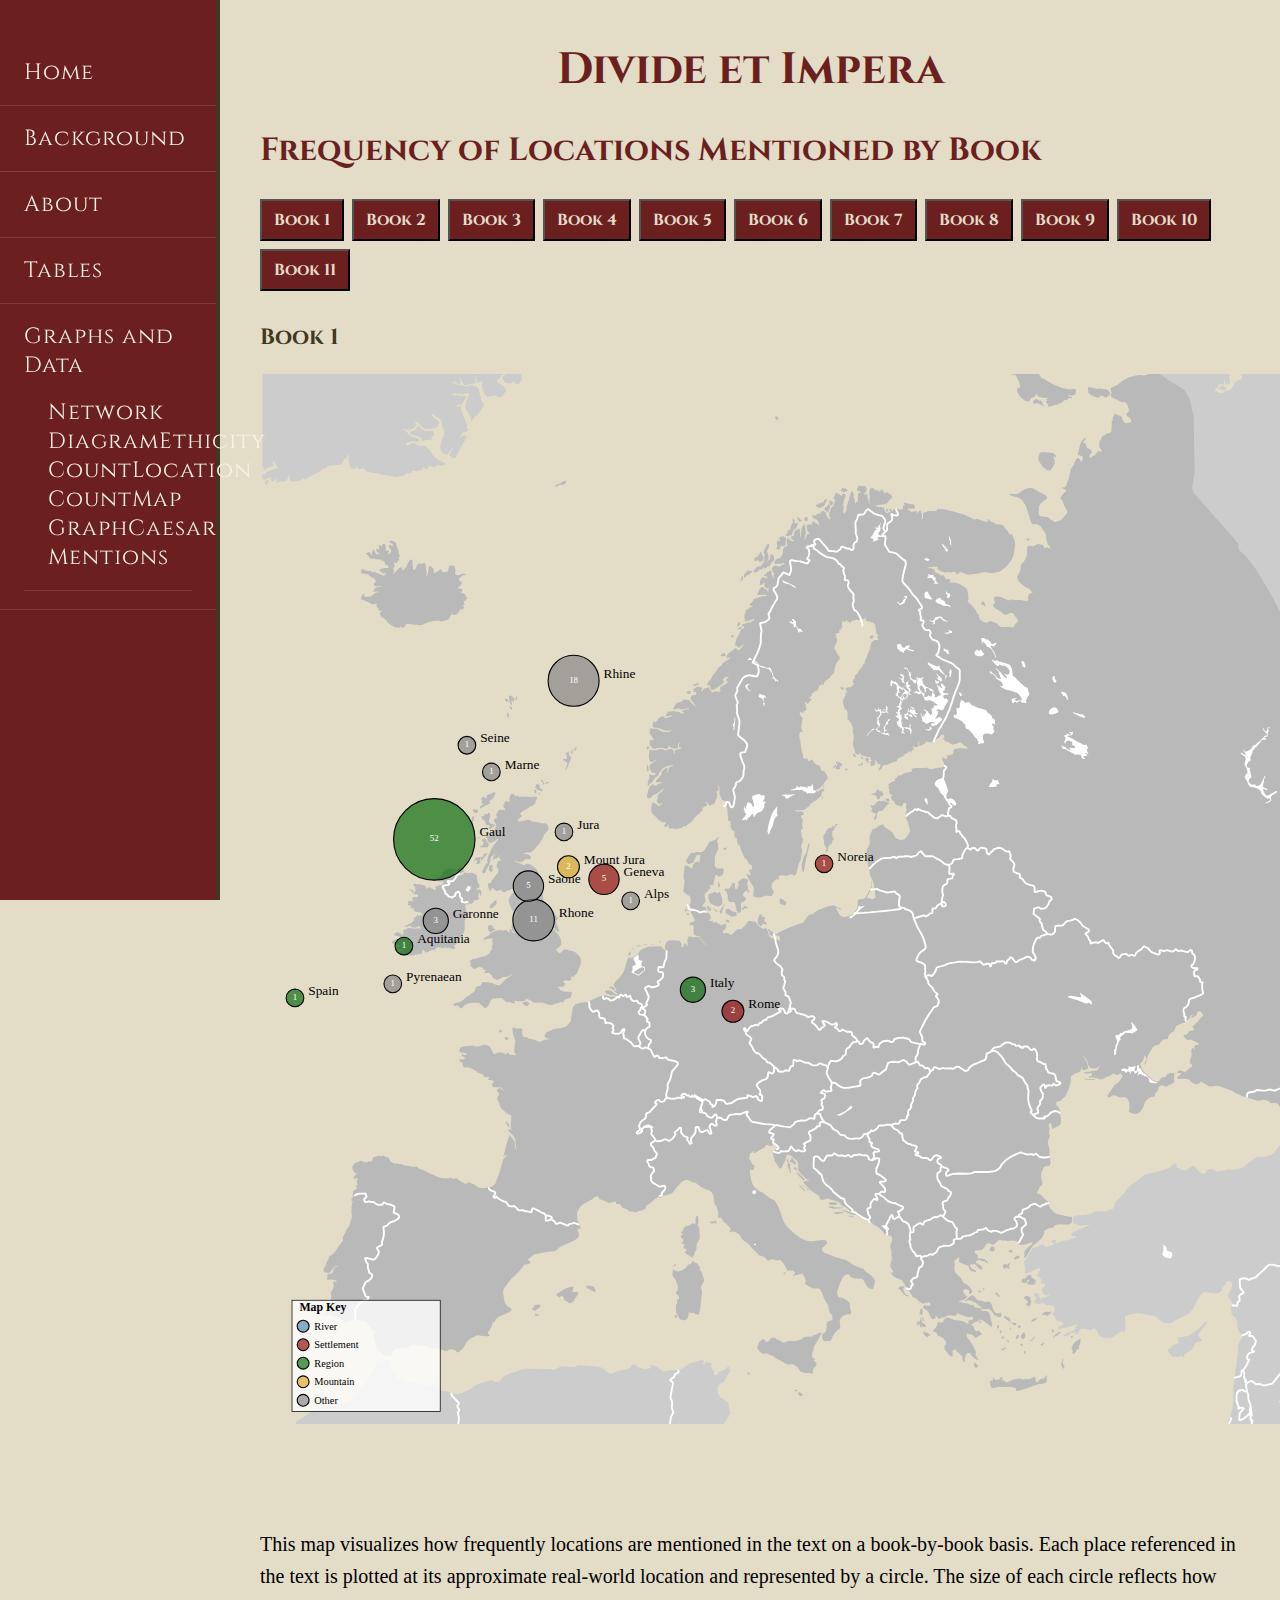
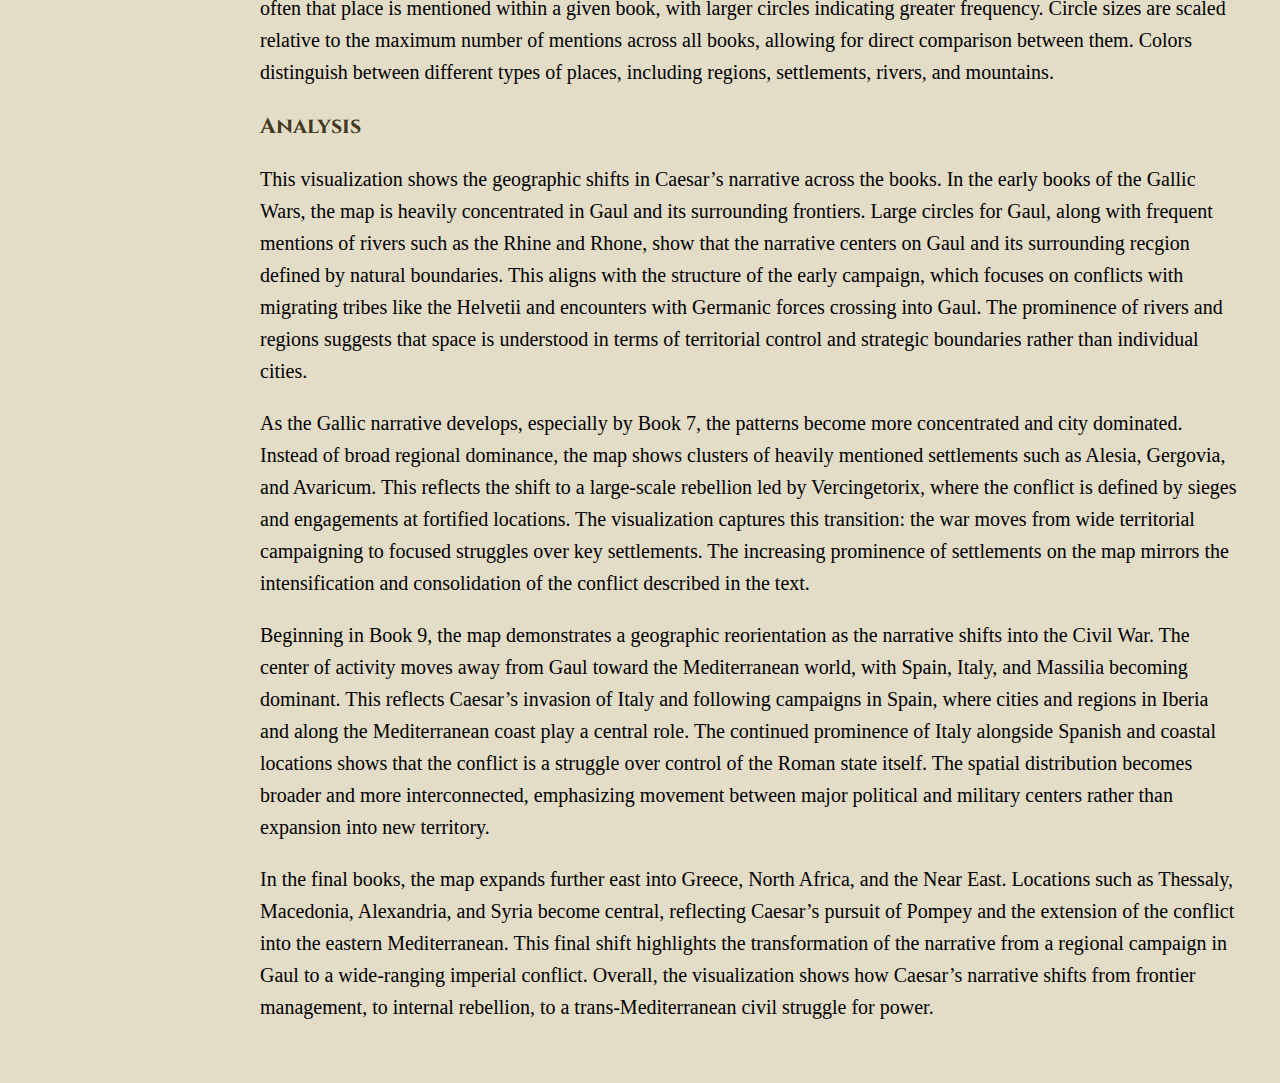
<file: docs/CircleMapLocations.html>
<!DOCTYPE HTML>
<html>
   <head>
      <meta http-equiv="Content-Type" content="text/html; charset=UTF-8">
      <title>Maps of Locations by Book</title>
      <meta name="viewport" content="width=device-width, initial-scale=1.0">
      <link type="text/css" href="style.css" rel="stylesheet">
      <link rel="icon" type="image/x-icon" href="images/SPQR.svg"><script>
            function showBook(bookNum) {
                let maps = document.querySelectorAll(".book-map");
                maps.forEach(function(map) {map.style.display = "none";});

                let target = document.getElementById("book-" + bookNum);
                if (target) {target.style.display = "block";}}
        </script><style>
            .book-buttons {
                margin-bottom: 20px;
            }

            .book-buttons button {
                margin-right: 8px;
                margin-bottom: 8px;
                padding: 8px 12px;
                font-size: 16px;
                cursor: pointer;
                background: #6B1F1F;
                color: #e3ddc8;
                font-family: 'Cinzel', serif;
                font-weight: bold;
            }

            .book-map {
                display: none;
            }

            .river-dot {
                fill: steelblue;
                fill-opacity: 0.65;
                stroke: black;
                stroke-width: 1.5;
            }

            .settlement-dot {
                fill: darkred;
                fill-opacity: 0.65;
                stroke: black;
                stroke-width: 1.5;
            }

            .region-dot {
                fill: darkgreen;
                fill-opacity: 0.65;
                stroke: black;
                stroke-width: 1.5;
            }

            .mountain-dot {
                fill: goldenrod;
                fill-opacity: 0.65;
                stroke: black;
                stroke-width: 1.5;
            }

            .other-dot {
                fill: gray;
                fill-opacity: 0.65;
                stroke: black;
                stroke-width: 1.5;
            }

            .place-label {
                font-size: 18px;
                fill: black;
            }

            .place-count {
                font-size: 12px;
                fill: white;
                text-anchor: middle;
                dominant-baseline: middle;
            }
        </style>
   </head>
   <body onload="showBook(1)">
      <nav>
         <div><a href="index.html">Home</a></div>
         <div><a href="background.html">Background</a></div>
         <div><a href="about.html">About</a></div>
         <div><a href="romanTable.html">Tables</a></div>
         <div class="dropdown"><a href="#">Graphs and Data</a><div class="dropdown-content"><a href="network-output.html">Network Diagram</a><a href="ethnicity-count.html">Ethicity Count</a><a href="BarGraphLocations.html">Location Count</a><a href="CircleMapLocations.html">Map Graph</a><a href="CaesarMentionsBarGraph.html">Caesar Mentions</a></div>
         </div>
      </nav>
      <div class="main-content">
         <h1>Divide et Impera</h1>
         <h2>Frequency of Locations Mentioned by Book</h2>
         <div class="book-buttons"><button onclick="showBook(1)">Book 1</button><button onclick="showBook(2)">Book 2</button><button onclick="showBook(3)">Book 3</button><button onclick="showBook(4)">Book 4</button><button onclick="showBook(5)">Book 5</button><button onclick="showBook(6)">Book 6</button><button onclick="showBook(7)">Book 7</button><button onclick="showBook(8)">Book 8</button><button onclick="showBook(9)">Book 9</button><button onclick="showBook(10)">Book 10</button><button onclick="showBook(11)">Book 11</button></div>
         <div class="book-map" id="book-1">
            <h3>Book 1</h3><svg xmlns="http://www.w3.org/2000/svg" width="1200" height="1050" viewBox="0 0 1613 1417">
               <image href="Blank_map_of_Europe_cropped.svg" x="0" y="0" width="1613" height="1417"/>
               <g id="mapped-places">
                  <g>
                     <circle class="region-dot" cx="232" cy="628" r="55"/>
                     <text class="place-count" x="232" y="628">52</text>
                     <text class="place-label" x="293" y="624">Gaul</text>
                  </g>
                  <g>
                     <circle class="other-dot" cx="420" cy="414" r="34.417420270727604"/>
                     <text class="place-count" x="420" y="414">18</text>
                     <text class="place-label" x="460.4174202707276" y="410">Rhine</text>
                  </g>
                  <g>
                     <circle class="other-dot" cx="366" cy="737" r="27.996655275194996"/>
                     <text class="place-count" x="366" y="737">11</text>
                     <text class="place-label" x="399.996655275195" y="733">Rhone</text>
                  </g>
                  <g>
                     <circle class="settlement-dot" cx="461" cy="682" r="20.504341823651057"/>
                     <text class="place-count" x="461" y="682">5</text>
                     <text class="place-label" x="487.50434182365103" y="678">Geneva</text>
                  </g>
                  <g>
                     <circle class="other-dot" cx="359" cy="691" r="20.504341823651057"/>
                     <text class="place-count" x="359" y="691">5</text>
                     <text class="place-label" x="385.50434182365103" y="687">Saone</text>
                  </g>
                  <g>
                     <circle class="other-dot" cx="234" cy="738" r="17.009611535381534"/>
                     <text class="place-count" x="234" y="738">3</text>
                     <text class="place-label" x="257.0096115353815" y="734">Garonne</text>
                  </g>
                  <g>
                     <circle class="region-dot" cx="581" cy="831" r="17.009611535381534"/>
                     <text class="place-count" x="581" y="831">3</text>
                     <text class="place-label" x="604.0096115353815" y="827">Italy</text>
                  </g>
                  <g>
                     <circle class="mountain-dot" cx="413" cy="665" r="14.805806756909202"/>
                     <text class="place-count" x="413" y="665">2</text>
                     <text class="place-label" x="433.8058067569092" y="661">Mount Jura</text>
                  </g>
                  <g>
                     <circle class="settlement-dot" cx="635" cy="860" r="14.805806756909202"/>
                     <text class="place-count" x="635" y="860">2</text>
                     <text class="place-label" x="655.8058067569092" y="856">Rome</text>
                  </g>
                  <g>
                     <circle class="other-dot" cx="497" cy="711" r="11.933752452815364"/>
                     <text class="place-count" x="497" y="711">1</text>
                     <text class="place-label" x="514.9337524528154" y="707">Alps</text>
                  </g>
                  <g>
                     <circle class="region-dot" cx="191" cy="772" r="11.933752452815364"/>
                     <text class="place-count" x="191" y="772">1</text>
                     <text class="place-label" x="208.93375245281536" y="768">Aquitania</text>
                  </g>
                  <g>
                     <circle class="other-dot" cx="407" cy="618" r="11.933752452815364"/>
                     <text class="place-count" x="407" y="618">1</text>
                     <text class="place-label" x="424.9337524528154" y="614">Jura</text>
                  </g>
                  <g>
                     <circle class="other-dot" cx="309" cy="537" r="11.933752452815364"/>
                     <text class="place-count" x="309" y="537">1</text>
                     <text class="place-label" x="326.9337524528154" y="533">Marne</text>
                  </g>
                  <g>
                     <circle class="settlement-dot" cx="758" cy="661" r="11.933752452815364"/>
                     <text class="place-count" x="758" y="661">1</text>
                     <text class="place-label" x="775.9337524528154" y="657">Noreia</text>
                  </g>
                  <g>
                     <circle class="other-dot" cx="176" cy="823" r="11.933752452815364"/>
                     <text class="place-count" x="176" y="823">1</text>
                     <text class="place-label" x="193.93375245281536" y="819">Pyrenaean</text>
                  </g>
                  <g>
                     <circle class="other-dot" cx="276" cy="501" r="11.933752452815364"/>
                     <text class="place-count" x="276" y="501">1</text>
                     <text class="place-label" x="293.9337524528154" y="497">Seine</text>
                  </g>
                  <g>
                     <circle class="region-dot" cx="44" cy="842" r="11.933752452815364"/>
                     <text class="place-count" x="44" y="842">1</text>
                     <text class="place-label" x="61.93375245281536" y="838">Spain</text>
                  </g>
               </g>
               <g id="legend" transform="translate(40,1250)">
                  <rect x="0" y="0" width="200" height="150" fill="white" fill-opacity="0.8" stroke="black" stroke-width="1"/>
                  <text x="10" y="15" font-size="16" font-weight="bold">
                     Map Key
                     </text>
                  <circle cx="15" cy="35" r="8" class="river-dot"/>
                  <text x="30" y="40" font-size="14">River</text>
                  <circle cx="15" cy="60" r="8" class="settlement-dot"/>
                  <text x="30" y="65" font-size="14">Settlement</text>
                  <circle cx="15" cy="85" r="8" class="region-dot"/>
                  <text x="30" y="90" font-size="14">Region</text>
                  <circle cx="15" cy="110" r="8" class="mountain-dot"/>
                  <text x="30" y="115" font-size="14">Mountain</text>
                  <circle cx="15" cy="135" r="8" class="other-dot"/>
                  <text x="30" y="140" font-size="14">Other</text>
               </g></svg></div>
         <div class="book-map" id="book-2">
            <h3>Book 2</h3><svg xmlns="http://www.w3.org/2000/svg" width="1200" height="1050" viewBox="0 0 1613 1417">
               <image href="Blank_map_of_Europe_cropped.svg" x="0" y="0" width="1613" height="1417"/>
               <g id="mapped-places">
                  <g>
                     <circle class="region-dot" cx="232" cy="628" r="29.019223070763072"/>
                     <text class="place-count" x="232" y="628">12</text>
                     <text class="place-label" x="267.0192230707631" y="624">Gaul</text>
                  </g>
                  <g>
                     <circle class="other-dot" cx="420" cy="414" r="18.867504905630728"/>
                     <text class="place-count" x="420" y="414">4</text>
                     <text class="place-label" x="444.8675049056307" y="410">Rhine</text>
                  </g>
                  <g>
                     <circle class="region-dot" cx="581" cy="831" r="17.009611535381534"/>
                     <text class="place-count" x="581" y="831">3</text>
                     <text class="place-label" x="604.0096115353815" y="827">Italy</text>
                  </g>
                  <g>
                     <circle class="region-dot" cx="200" cy="320" r="14.805806756909202"/>
                     <text class="place-count" x="200" y="320">2</text>
                     <text class="place-label" x="220.8058067569092" y="316">Britain</text>
                  </g>
                  <g>
                     <circle class="settlement-dot" cx="585" cy="455" r="11.933752452815364"/>
                     <text class="place-count" x="585" y="455">1</text>
                     <text class="place-label" x="602.9337524528154" y="451">Bratuspantium</text>
                  </g>
                  <g>
                     <circle class="region-dot" cx="787" cy="768" r="11.933752452815364"/>
                     <text class="place-count" x="787" y="768">1</text>
                     <text class="place-label" x="804.9337524528154" y="764">Illyricum</text>
                  </g>
                  <g>
                     <circle class="settlement-dot" cx="520" cy="520" r="11.933752452815364"/>
                     <text class="place-count" x="520" y="520">1</text>
                     <text class="place-label" x="537.9337524528154" y="516">Noviodunum</text>
                  </g>
               </g>
               <g id="legend" transform="translate(40,1250)">
                  <rect x="0" y="0" width="200" height="150" fill="white" fill-opacity="0.8" stroke="black" stroke-width="1"/>
                  <text x="10" y="15" font-size="16" font-weight="bold">
                     Map Key
                     </text>
                  <circle cx="15" cy="35" r="8" class="river-dot"/>
                  <text x="30" y="40" font-size="14">River</text>
                  <circle cx="15" cy="60" r="8" class="settlement-dot"/>
                  <text x="30" y="65" font-size="14">Settlement</text>
                  <circle cx="15" cy="85" r="8" class="region-dot"/>
                  <text x="30" y="90" font-size="14">Region</text>
                  <circle cx="15" cy="110" r="8" class="mountain-dot"/>
                  <text x="30" y="115" font-size="14">Mountain</text>
                  <circle cx="15" cy="135" r="8" class="other-dot"/>
                  <text x="30" y="140" font-size="14">Other</text>
               </g></svg></div>
         <div class="book-map" id="book-3">
            <h3>Book 3</h3><svg xmlns="http://www.w3.org/2000/svg" width="1200" height="1050" viewBox="0 0 1613 1417">
               <image href="Blank_map_of_Europe_cropped.svg" x="0" y="0" width="1613" height="1417"/>
               <g id="mapped-places">
                  <g>
                     <circle class="region-dot" cx="232" cy="628" r="26.92645048267573"/>
                     <text class="place-count" x="232" y="628">10</text>
                     <text class="place-label" x="264.9264504826757" y="624">Gaul</text>
                  </g>
                  <g>
                     <circle class="region-dot" cx="191" cy="772" r="23.34498464263357"/>
                     <text class="place-count" x="191" y="772">7</text>
                     <text class="place-label" x="220.34498464263356" y="768">Aquitania</text>
                  </g>
                  <g>
                     <circle class="other-dot" cx="497" cy="711" r="18.867504905630728"/>
                     <text class="place-count" x="497" y="711">4</text>
                     <text class="place-label" x="521.8675049056308" y="707">Alps</text>
                  </g>
                  <g>
                     <circle class="region-dot" cx="200" cy="320" r="14.805806756909202"/>
                     <text class="place-count" x="200" y="320">2</text>
                     <text class="place-label" x="220.8058067569092" y="316">Britain</text>
                  </g>
                  <g>
                     <circle class="region-dot" cx="44" cy="842" r="14.805806756909202"/>
                     <text class="place-count" x="44" y="842">2</text>
                     <text class="place-label" x="64.8058067569092" y="838">Spain</text>
                  </g>
                  <g>
                     <circle class="settlement-dot" cx="246" cy="790" r="11.933752452815364"/>
                     <text class="place-count" x="246" y="790">1</text>
                     <text class="place-label" x="263.9337524528154" y="786">Carcaso</text>
                  </g>
                  <g>
                     <circle class="settlement-dot" cx="461" cy="682" r="11.933752452815364"/>
                     <text class="place-count" x="461" y="682">1</text>
                     <text class="place-label" x="478.9337524528154" y="678">Geneva</text>
                  </g>
                  <g>
                     <circle class="region-dot" cx="787" cy="768" r="11.933752452815364"/>
                     <text class="place-count" x="787" y="768">1</text>
                     <text class="place-label" x="804.9337524528154" y="764">Illyricum</text>
                  </g>
                  <g>
                     <circle class="region-dot" cx="581" cy="831" r="11.933752452815364"/>
                     <text class="place-count" x="581" y="831">1</text>
                     <text class="place-label" x="598.9337524528154" y="827">Italy</text>
                  </g>
                  <g>
                     <circle class="other-dot" cx="331" cy="653" r="11.933752452815364"/>
                     <text class="place-count" x="331" y="653">1</text>
                     <text class="place-label" x="348.9337524528154" y="649">Loire</text>
                  </g>
                  <g>
                     <circle class="settlement-dot" cx="284" cy="833" r="11.933752452815364"/>
                     <text class="place-count" x="284" y="833">1</text>
                     <text class="place-label" x="301.9337524528154" y="829">Narbo</text>
                  </g>
                  <g>
                     <circle class="other-dot" cx="420" cy="414" r="11.933752452815364"/>
                     <text class="place-count" x="420" y="414">1</text>
                     <text class="place-label" x="437.9337524528154" y="410">Rhine</text>
                  </g>
                  <g>
                     <circle class="other-dot" cx="366" cy="737" r="11.933752452815364"/>
                     <text class="place-count" x="366" y="737">1</text>
                     <text class="place-label" x="383.9337524528154" y="733">Rhone</text>
                  </g>
                  <g>
                     <circle class="region-dot" cx="622" cy="700" r="11.933752452815364"/>
                     <text class="place-count" x="622" y="700">1</text>
                     <text class="place-label" x="639.9337524528154" y="696">Venetia</text>
                  </g>
               </g>
               <g id="legend" transform="translate(40,1250)">
                  <rect x="0" y="0" width="200" height="150" fill="white" fill-opacity="0.8" stroke="black" stroke-width="1"/>
                  <text x="10" y="15" font-size="16" font-weight="bold">
                     Map Key
                     </text>
                  <circle cx="15" cy="35" r="8" class="river-dot"/>
                  <text x="30" y="40" font-size="14">River</text>
                  <circle cx="15" cy="60" r="8" class="settlement-dot"/>
                  <text x="30" y="65" font-size="14">Settlement</text>
                  <circle cx="15" cy="85" r="8" class="region-dot"/>
                  <text x="30" y="90" font-size="14">Region</text>
                  <circle cx="15" cy="110" r="8" class="mountain-dot"/>
                  <text x="30" y="115" font-size="14">Mountain</text>
                  <circle cx="15" cy="135" r="8" class="other-dot"/>
                  <text x="30" y="140" font-size="14">Other</text>
               </g></svg></div>
         <div class="book-map" id="book-4">
            <h3>Book 4</h3><svg xmlns="http://www.w3.org/2000/svg" width="1200" height="1050" viewBox="0 0 1613 1417">
               <image href="Blank_map_of_Europe_cropped.svg" x="0" y="0" width="1613" height="1417"/>
               <g id="mapped-places">
                  <g>
                     <circle class="other-dot" cx="420" cy="414" r="36.008683647302114"/>
                     <text class="place-count" x="420" y="414">20</text>
                     <text class="place-label" x="462.0086836473021" y="410">Rhine</text>
                  </g>
                  <g>
                     <circle class="region-dot" cx="232" cy="628" r="27.996655275194996"/>
                     <text class="place-count" x="232" y="628">11</text>
                     <text class="place-label" x="265.996655275195" y="624">Gaul</text>
                  </g>
                  <g>
                     <circle class="region-dot" cx="200" cy="320" r="26.92645048267573"/>
                     <text class="place-count" x="200" y="320">10</text>
                     <text class="place-label" x="232.92645048267573" y="316">Britain</text>
                  </g>
                  <g>
                     <circle class="other-dot" cx="396" cy="547" r="20.504341823651057"/>
                     <text class="place-count" x="396" y="547">5</text>
                     <text class="place-label" x="422.50434182365103" y="543">Meuse</text>
                  </g>
                  <g>
                     <circle class="other-dot" cx="497" cy="711" r="11.933752452815364"/>
                     <text class="place-count" x="497" y="711">1</text>
                     <text class="place-label" x="514.9337524528154" y="707">Alps</text>
                  </g>
                  <g>
                     <circle class="region-dot" cx="191" cy="772" r="11.933752452815364"/>
                     <text class="place-count" x="191" y="772">1</text>
                     <text class="place-label" x="208.93375245281536" y="768">Aquitania</text>
                  </g>
               </g>
               <g id="legend" transform="translate(40,1250)">
                  <rect x="0" y="0" width="200" height="150" fill="white" fill-opacity="0.8" stroke="black" stroke-width="1"/>
                  <text x="10" y="15" font-size="16" font-weight="bold">
                     Map Key
                     </text>
                  <circle cx="15" cy="35" r="8" class="river-dot"/>
                  <text x="30" y="40" font-size="14">River</text>
                  <circle cx="15" cy="60" r="8" class="settlement-dot"/>
                  <text x="30" y="65" font-size="14">Settlement</text>
                  <circle cx="15" cy="85" r="8" class="region-dot"/>
                  <text x="30" y="90" font-size="14">Region</text>
                  <circle cx="15" cy="110" r="8" class="mountain-dot"/>
                  <text x="30" y="115" font-size="14">Mountain</text>
                  <circle cx="15" cy="135" r="8" class="other-dot"/>
                  <text x="30" y="140" font-size="14">Other</text>
               </g></svg></div>
         <div class="book-map" id="book-5">
            <h3>Book 5</h3><svg xmlns="http://www.w3.org/2000/svg" width="1200" height="1050" viewBox="0 0 1613 1417">
               <image href="Blank_map_of_Europe_cropped.svg" x="0" y="0" width="1613" height="1417"/>
               <g id="mapped-places">
                  <g>
                     <circle class="region-dot" cx="232" cy="628" r="47.176369614348665"/>
                     <text class="place-count" x="232" y="628">37</text>
                     <text class="place-label" x="285.1763696143487" y="624">Gaul</text>
                  </g>
                  <g>
                     <circle class="region-dot" cx="200" cy="320" r="25.801257358446094"/>
                     <text class="place-count" x="200" y="320">9</text>
                     <text class="place-label" x="231.8012573584461" y="316">Britain</text>
                  </g>
                  <g>
                     <circle class="other-dot" cx="420" cy="414" r="25.801257358446094"/>
                     <text class="place-count" x="420" y="414">9</text>
                     <text class="place-label" x="451.8012573584461" y="410">Rhine</text>
                  </g>
                  <g>
                     <circle class="region-dot" cx="250" cy="413" r="17.009611535381534"/>
                     <text class="place-count" x="250" y="413">3</text>
                     <text class="place-label" x="273.0096115353815" y="409">Kent</text>
                  </g>
                  <g>
                     <circle class="region-dot" cx="581" cy="831" r="14.805806756909202"/>
                     <text class="place-count" x="581" y="831">2</text>
                     <text class="place-label" x="601.8058067569092" y="827">Italy</text>
                  </g>
                  <g>
                     <circle class="river-dot" cx="258" cy="385" r="14.805806756909202"/>
                     <text class="place-count" x="258" y="385">2</text>
                     <text class="place-label" x="278.8058067569092" y="381">Thames</text>
                  </g>
                  <g>
                     <circle class="region-dot" cx="537" cy="563" r="11.933752452815364"/>
                     <text class="place-count" x="537" y="563">1</text>
                     <text class="place-label" x="554.9337524528154" y="559">Germany</text>
                  </g>
                  <g>
                     <circle class="other-dot" cx="396" cy="547" r="11.933752452815364"/>
                     <text class="place-count" x="396" y="547">1</text>
                     <text class="place-label" x="413.9337524528154" y="543">Meuse</text>
                  </g>
               </g>
               <g id="legend" transform="translate(40,1250)">
                  <rect x="0" y="0" width="200" height="150" fill="white" fill-opacity="0.8" stroke="black" stroke-width="1"/>
                  <text x="10" y="15" font-size="16" font-weight="bold">
                     Map Key
                     </text>
                  <circle cx="15" cy="35" r="8" class="river-dot"/>
                  <text x="30" y="40" font-size="14">River</text>
                  <circle cx="15" cy="60" r="8" class="settlement-dot"/>
                  <text x="30" y="65" font-size="14">Settlement</text>
                  <circle cx="15" cy="85" r="8" class="region-dot"/>
                  <text x="30" y="90" font-size="14">Region</text>
                  <circle cx="15" cy="110" r="8" class="mountain-dot"/>
                  <text x="30" y="115" font-size="14">Mountain</text>
                  <circle cx="15" cy="135" r="8" class="other-dot"/>
                  <text x="30" y="140" font-size="14">Other</text>
               </g></svg></div>
         <div class="book-map" id="book-6">
            <h3>Book 6</h3><svg xmlns="http://www.w3.org/2000/svg" width="1200" height="1050" viewBox="0 0 1613 1417">
               <image href="Blank_map_of_Europe_cropped.svg" x="0" y="0" width="1613" height="1417"/>
               <g id="mapped-places">
                  <g>
                     <circle class="region-dot" cx="232" cy="628" r="32.735009811261456"/>
                     <text class="place-count" x="232" y="628">16</text>
                     <text class="place-label" x="270.7350098112615" y="624">Gaul</text>
                  </g>
                  <g>
                     <circle class="other-dot" cx="420" cy="414" r="27.996655275194996"/>
                     <text class="place-count" x="420" y="414">11</text>
                     <text class="place-label" x="453.996655275195" y="410">Rhine</text>
                  </g>
                  <g>
                     <circle class="region-dot" cx="581" cy="831" r="17.009611535381534"/>
                     <text class="place-count" x="581" y="831">3</text>
                     <text class="place-label" x="604.0096115353815" y="827">Italy</text>
                  </g>
                  <g>
                     <circle class="region-dot" cx="200" cy="320" r="11.933752452815364"/>
                     <text class="place-count" x="200" y="320">1</text>
                     <text class="place-label" x="217.93375245281536" y="316">Britain</text>
                  </g>
                  <g>
                     <circle class="settlement-dot" cx="470" cy="470" r="11.933752452815364"/>
                     <text class="place-count" x="470" y="470">1</text>
                     <text class="place-label" x="487.9337524528154" y="466">Lutetia</text>
                  </g>
                  <g>
                     <circle class="other-dot" cx="396" cy="547" r="11.933752452815364"/>
                     <text class="place-count" x="396" y="547">1</text>
                     <text class="place-label" x="413.9337524528154" y="543">Meuse</text>
                  </g>
               </g>
               <g id="legend" transform="translate(40,1250)">
                  <rect x="0" y="0" width="200" height="150" fill="white" fill-opacity="0.8" stroke="black" stroke-width="1"/>
                  <text x="10" y="15" font-size="16" font-weight="bold">
                     Map Key
                     </text>
                  <circle cx="15" cy="35" r="8" class="river-dot"/>
                  <text x="30" y="40" font-size="14">River</text>
                  <circle cx="15" cy="60" r="8" class="settlement-dot"/>
                  <text x="30" y="65" font-size="14">Settlement</text>
                  <circle cx="15" cy="85" r="8" class="region-dot"/>
                  <text x="30" y="90" font-size="14">Region</text>
                  <circle cx="15" cy="110" r="8" class="mountain-dot"/>
                  <text x="30" y="115" font-size="14">Mountain</text>
                  <circle cx="15" cy="135" r="8" class="other-dot"/>
                  <text x="30" y="140" font-size="14">Other</text>
               </g></svg></div>
         <div class="book-map" id="book-7">
            <h3>Book 7</h3><svg xmlns="http://www.w3.org/2000/svg" width="1200" height="1050" viewBox="0 0 1613 1417">
               <image href="Blank_map_of_Europe_cropped.svg" x="0" y="0" width="1613" height="1417"/>
               <g id="mapped-places">
                  <g>
                     <circle class="region-dot" cx="232" cy="628" r="38.96831102433787"/>
                     <text class="place-count" x="232" y="628">24</text>
                     <text class="place-label" x="276.9683110243379" y="624">Gaul</text>
                  </g>
                  <g>
                     <circle class="settlement-dot" cx="455" cy="756" r="30.94372608313854"/>
                     <text class="place-count" x="455" y="756">14</text>
                     <text class="place-label" x="491.94372608313853" y="752">Gergovia</text>
                  </g>
                  <g>
                     <circle class="settlement-dot" cx="541" cy="637" r="30"/>
                     <text class="place-count" x="541" y="637">13</text>
                     <text class="place-label" x="577" y="633">Avaricum</text>
                  </g>
                  <g>
                     <circle class="settlement-dot" cx="351" cy="586" r="26.92645048267573"/>
                     <text class="place-count" x="351" y="586">10</text>
                     <text class="place-label" x="383.9264504826757" y="582">Alesia</text>
                  </g>
                  <g>
                     <circle class="settlement-dot" cx="500" cy="600" r="25.801257358446094"/>
                     <text class="place-count" x="500" y="600">9</text>
                     <text class="place-label" x="531.801257358446" y="596">Genabum</text>
                  </g>
                  <g>
                     <circle class="other-dot" cx="331" cy="653" r="24.611613513818405"/>
                     <text class="place-count" x="331" y="653">8</text>
                     <text class="place-label" x="361.6116135138184" y="649">Loire</text>
                  </g>
                  <g>
                     <circle class="region-dot" cx="581" cy="831" r="23.34498464263357"/>
                     <text class="place-count" x="581" y="831">7</text>
                     <text class="place-label" x="610.3449846426336" y="827">Italy</text>
                  </g>
                  <g>
                     <circle class="settlement-dot" cx="470" cy="470" r="20.504341823651057"/>
                     <text class="place-count" x="470" y="470">5</text>
                     <text class="place-label" x="496.50434182365103" y="466">Lutetia</text>
                  </g>
                  <g>
                     <circle class="settlement-dot" cx="520" cy="520" r="18.867504905630728"/>
                     <text class="place-count" x="520" y="520">4</text>
                     <text class="place-label" x="544.8675049056308" y="516">Noviodunum</text>
                  </g>
                  <g>
                     <circle class="other-dot" cx="276" cy="501" r="18.867504905630728"/>
                     <text class="place-count" x="276" y="501">4</text>
                     <text class="place-label" x="300.8675049056307" y="497">Seine</text>
                  </g>
                  <g>
                     <circle class="settlement-dot" cx="631" cy="572" r="17.009611535381534"/>
                     <text class="place-count" x="631" y="572">3</text>
                     <text class="place-label" x="654.0096115353815" y="568">Vellaunodunum</text>
                  </g>
                  <g>
                     <circle class="other-dot" cx="420" cy="414" r="14.805806756909202"/>
                     <text class="place-count" x="420" y="414">2</text>
                     <text class="place-label" x="440.8058067569092" y="410">Rhine</text>
                  </g>
                  <g>
                     <circle class="region-dot" cx="191" cy="772" r="11.933752452815364"/>
                     <text class="place-count" x="191" y="772">1</text>
                     <text class="place-label" x="208.93375245281536" y="768">Aquitania</text>
                  </g>
                  <g>
                     <circle class="region-dot" cx="200" cy="320" r="11.933752452815364"/>
                     <text class="place-count" x="200" y="320">1</text>
                     <text class="place-label" x="217.93375245281536" y="316">Britain</text>
                  </g>
               </g>
               <g id="legend" transform="translate(40,1250)">
                  <rect x="0" y="0" width="200" height="150" fill="white" fill-opacity="0.8" stroke="black" stroke-width="1"/>
                  <text x="10" y="15" font-size="16" font-weight="bold">
                     Map Key
                     </text>
                  <circle cx="15" cy="35" r="8" class="river-dot"/>
                  <text x="30" y="40" font-size="14">River</text>
                  <circle cx="15" cy="60" r="8" class="settlement-dot"/>
                  <text x="30" y="65" font-size="14">Settlement</text>
                  <circle cx="15" cy="85" r="8" class="region-dot"/>
                  <text x="30" y="90" font-size="14">Region</text>
                  <circle cx="15" cy="110" r="8" class="mountain-dot"/>
                  <text x="30" y="115" font-size="14">Mountain</text>
                  <circle cx="15" cy="135" r="8" class="other-dot"/>
                  <text x="30" y="140" font-size="14">Other</text>
               </g></svg></div>
         <div class="book-map" id="book-8">
            <h3>Book 8</h3><svg xmlns="http://www.w3.org/2000/svg" width="1200" height="1050" viewBox="0 0 1613 1417">
               <image href="Blank_map_of_Europe_cropped.svg" x="0" y="0" width="1613" height="1417"/>
               <g id="mapped-places">
                  <g>
                     <circle class="region-dot" cx="232" cy="628" r="36.008683647302114"/>
                     <text class="place-count" x="232" y="628">20</text>
                     <text class="place-label" x="274.0086836473021" y="624">Gaul</text>
                  </g>
                  <g>
                     <circle class="region-dot" cx="581" cy="831" r="20.504341823651057"/>
                     <text class="place-count" x="581" y="831">5</text>
                     <text class="place-label" x="607.5043418236511" y="827">Italy</text>
                  </g>
                  <g>
                     <circle class="settlement-dot" cx="351" cy="586" r="14.805806756909202"/>
                     <text class="place-count" x="351" y="586">2</text>
                     <text class="place-label" x="371.8058067569092" y="582">Alesia</text>
                  </g>
                  <g>
                     <circle class="region-dot" cx="191" cy="772" r="14.805806756909202"/>
                     <text class="place-count" x="191" y="772">2</text>
                     <text class="place-label" x="211.8058067569092" y="768">Aquitania</text>
                  </g>
                  <g>
                     <circle class="settlement-dot" cx="500" cy="600" r="14.805806756909202"/>
                     <text class="place-count" x="500" y="600">2</text>
                     <text class="place-label" x="520.8058067569092" y="596">Genabum</text>
                  </g>
                  <g>
                     <circle class="other-dot" cx="331" cy="653" r="11.933752452815364"/>
                     <text class="place-count" x="331" y="653">1</text>
                     <text class="place-label" x="348.9337524528154" y="649">Loire</text>
                  </g>
                  <g>
                     <circle class="other-dot" cx="420" cy="414" r="11.933752452815364"/>
                     <text class="place-count" x="420" y="414">1</text>
                     <text class="place-label" x="437.9337524528154" y="410">Rhine</text>
                  </g>
               </g>
               <g id="legend" transform="translate(40,1250)">
                  <rect x="0" y="0" width="200" height="150" fill="white" fill-opacity="0.8" stroke="black" stroke-width="1"/>
                  <text x="10" y="15" font-size="16" font-weight="bold">
                     Map Key
                     </text>
                  <circle cx="15" cy="35" r="8" class="river-dot"/>
                  <text x="30" y="40" font-size="14">River</text>
                  <circle cx="15" cy="60" r="8" class="settlement-dot"/>
                  <text x="30" y="65" font-size="14">Settlement</text>
                  <circle cx="15" cy="85" r="8" class="region-dot"/>
                  <text x="30" y="90" font-size="14">Region</text>
                  <circle cx="15" cy="110" r="8" class="mountain-dot"/>
                  <text x="30" y="115" font-size="14">Mountain</text>
                  <circle cx="15" cy="135" r="8" class="other-dot"/>
                  <text x="30" y="140" font-size="14">Other</text>
               </g></svg></div>
         <div class="book-map" id="book-9">
            <h3>Book 9</h3><svg xmlns="http://www.w3.org/2000/svg" width="1200" height="1050" viewBox="0 0 1613 1417">
               <image href="Blank_map_of_Europe_cropped.svg" x="0" y="0" width="1613" height="1417"/>
               <g id="mapped-places">
                  <g>
                     <circle class="region-dot" cx="44" cy="842" r="34.417420270727604"/>
                     <text class="place-count" x="44" y="842">18</text>
                     <text class="place-label" x="84.4174202707276" y="838">Spain</text>
                  </g>
                  <g>
                     <circle class="region-dot" cx="581" cy="831" r="30.94372608313854"/>
                     <text class="place-count" x="581" y="831">14</text>
                     <text class="place-label" x="617.9437260831386" y="827">Italy</text>
                  </g>
                  <g>
                     <circle class="settlement-dot" cx="398" cy="791" r="30.94372608313854"/>
                     <text class="place-count" x="398" y="791">14</text>
                     <text class="place-label" x="434.94372608313853" y="787">Massilia</text>
                  </g>
                  <g>
                     <circle class="region-dot" cx="232" cy="628" r="29.019223070763072"/>
                     <text class="place-count" x="232" y="628">12</text>
                     <text class="place-label" x="267.0192230707631" y="624">Gaul</text>
                  </g>
                  <g>
                     <circle class="other-dot" cx="235" cy="864" r="26.92645048267573"/>
                     <text class="place-count" x="235" y="864">10</text>
                     <text class="place-label" x="267.9264504826757" y="860">Ebro</text>
                  </g>
                  <g>
                     <circle class="settlement-dot" cx="635" cy="860" r="23.34498464263357"/>
                     <text class="place-count" x="635" y="860">7</text>
                     <text class="place-label" x="664.3449846426336" y="856">Rome</text>
                  </g>
                  <g>
                     <circle class="region-dot" cx="696" cy="1070" r="23.34498464263357"/>
                     <text class="place-count" x="696" y="1070">7</text>
                     <text class="place-label" x="725.3449846426336" y="1066">Sicily</text>
                  </g>
                  <g>
                     <circle class="settlement-dot" cx="611" cy="757" r="21.984155512168936"/>
                     <text class="place-count" x="611" y="757">6</text>
                     <text class="place-label" x="638.984155512169" y="753">Ariminum</text>
                  </g>
                  <g>
                     <circle class="region-dot" cx="645" cy="791" r="21.984155512168936"/>
                     <text class="place-count" x="645" y="791">6</text>
                     <text class="place-label" x="672.984155512169" y="787">Picenum</text>
                  </g>
                  <g>
                     <circle class="river-dot" cx="175" cy="900" r="18.867504905630728"/>
                     <text class="place-count" x="175" y="900">4</text>
                     <text class="place-label" x="199.86750490563074" y="896">river Segre</text>
                  </g>
                  <g>
                     <circle class="settlement-dot" cx="668" cy="894" r="17.009611535381534"/>
                     <text class="place-count" x="668" y="894">3</text>
                     <text class="place-label" x="691.0096115353815" y="890">Capua</text>
                  </g>
                  <g>
                     <circle class="other-dot" cx="126" cy="867" r="17.009611535381534"/>
                     <text class="place-count" x="126" y="867">3</text>
                     <text class="place-label" x="149.00961153538154" y="863">Segre</text>
                  </g>
                  <g>
                     <circle class="region-dot" cx="1543" cy="1000" r="14.805806756909202"/>
                     <text class="place-count" x="1543" y="1000">2</text>
                     <text class="place-label" x="1563.8058067569093" y="996">Syria</text>
                  </g>
                  <g>
                     <circle class="other-dot" cx="56" cy="1011" r="14.805806756909202"/>
                     <text class="place-count" x="56" y="1011">2</text>
                     <text class="place-label" x="76.8058067569092" y="1007">river Guadiana</text>
                  </g>
                  <g>
                     <circle class="region-dot" cx="200" cy="320" r="11.933752452815364"/>
                     <text class="place-count" x="200" y="320">1</text>
                     <text class="place-label" x="217.93375245281536" y="316">Britain</text>
                  </g>
                  <g>
                     <circle class="other-dot" cx="190" cy="934" r="11.933752452815364"/>
                     <text class="place-count" x="190" y="934">1</text>
                     <text class="place-label" x="207.93375245281536" y="930">Cinca</text>
                  </g>
                  <g>
                     <circle class="region-dot" cx="537" cy="563" r="11.933752452815364"/>
                     <text class="place-count" x="537" y="563">1</text>
                     <text class="place-label" x="554.9337524528154" y="559">Germany</text>
                  </g>
                  <g>
                     <circle class="river-dot" cx="280" cy="872" r="11.933752452815364"/>
                     <text class="place-count" x="280" y="872">1</text>
                     <text class="place-label" x="297.9337524528154" y="868">river Ebro</text>
                  </g>
               </g>
               <g id="legend" transform="translate(40,1250)">
                  <rect x="0" y="0" width="200" height="150" fill="white" fill-opacity="0.8" stroke="black" stroke-width="1"/>
                  <text x="10" y="15" font-size="16" font-weight="bold">
                     Map Key
                     </text>
                  <circle cx="15" cy="35" r="8" class="river-dot"/>
                  <text x="30" y="40" font-size="14">River</text>
                  <circle cx="15" cy="60" r="8" class="settlement-dot"/>
                  <text x="30" y="65" font-size="14">Settlement</text>
                  <circle cx="15" cy="85" r="8" class="region-dot"/>
                  <text x="30" y="90" font-size="14">Region</text>
                  <circle cx="15" cy="110" r="8" class="mountain-dot"/>
                  <text x="30" y="115" font-size="14">Mountain</text>
                  <circle cx="15" cy="135" r="8" class="other-dot"/>
                  <text x="30" y="140" font-size="14">Other</text>
               </g></svg></div>
         <div class="book-map" id="book-10">
            <h3>Book 10</h3><svg xmlns="http://www.w3.org/2000/svg" width="1200" height="1050" viewBox="0 0 1613 1417">
               <image href="Blank_map_of_Europe_cropped.svg" x="0" y="0" width="1613" height="1417"/>
               <g id="mapped-places">
                  <g>
                     <circle class="settlement-dot" cx="398" cy="791" r="36.77444546511212"/>
                     <text class="place-count" x="398" y="791">21</text>
                     <text class="place-label" x="440.77444546511214" y="787">Massilia</text>
                  </g>
                  <g>
                     <circle class="region-dot" cx="44" cy="842" r="27.996655275194996"/>
                     <text class="place-count" x="44" y="842">11</text>
                     <text class="place-label" x="77.996655275195" y="838">Spain</text>
                  </g>
                  <g>
                     <circle class="region-dot" cx="696" cy="1070" r="25.801257358446094"/>
                     <text class="place-count" x="696" y="1070">9</text>
                     <text class="place-label" x="727.801257358446" y="1066">Sicily</text>
                  </g>
                  <g>
                     <circle class="region-dot" cx="581" cy="831" r="23.34498464263357"/>
                     <text class="place-count" x="581" y="831">7</text>
                     <text class="place-label" x="610.3449846426336" y="827">Italy</text>
                  </g>
                  <g>
                     <circle class="settlement-dot" cx="635" cy="860" r="14.805806756909202"/>
                     <text class="place-count" x="635" y="860">2</text>
                     <text class="place-label" x="655.8058067569092" y="856">Rome</text>
                  </g>
                  <g>
                     <circle class="region-dot" cx="232" cy="628" r="11.933752452815364"/>
                     <text class="place-count" x="232" y="628">1</text>
                     <text class="place-label" x="249.93375245281536" y="624">Gaul</text>
                  </g>
               </g>
               <g id="legend" transform="translate(40,1250)">
                  <rect x="0" y="0" width="200" height="150" fill="white" fill-opacity="0.8" stroke="black" stroke-width="1"/>
                  <text x="10" y="15" font-size="16" font-weight="bold">
                     Map Key
                     </text>
                  <circle cx="15" cy="35" r="8" class="river-dot"/>
                  <text x="30" y="40" font-size="14">River</text>
                  <circle cx="15" cy="60" r="8" class="settlement-dot"/>
                  <text x="30" y="65" font-size="14">Settlement</text>
                  <circle cx="15" cy="85" r="8" class="region-dot"/>
                  <text x="30" y="90" font-size="14">Region</text>
                  <circle cx="15" cy="110" r="8" class="mountain-dot"/>
                  <text x="30" y="115" font-size="14">Mountain</text>
                  <circle cx="15" cy="135" r="8" class="other-dot"/>
                  <text x="30" y="140" font-size="14">Other</text>
               </g></svg></div>
         <div class="book-map" id="book-11">
            <h3>Book 11</h3><svg xmlns="http://www.w3.org/2000/svg" width="1200" height="1050" viewBox="0 0 1613 1417">
               <image href="Blank_map_of_Europe_cropped.svg" x="0" y="0" width="1613" height="1417"/>
               <g id="mapped-places">
                  <g>
                     <circle class="region-dot" cx="581" cy="831" r="37.522181779399546"/>
                     <text class="place-count" x="581" y="831">22</text>
                     <text class="place-label" x="624.5221817793995" y="827">Italy</text>
                  </g>
                  <g>
                     <circle class="region-dot" cx="950" cy="788" r="34.417420270727604"/>
                     <text class="place-count" x="950" y="788">18</text>
                     <text class="place-label" x="990.4174202707276" y="784">Thessaly</text>
                  </g>
                  <g>
                     <circle class="settlement-dot" cx="1145" cy="1025" r="33.58859374484328"/>
                     <text class="place-count" x="1145" y="1025">17</text>
                     <text class="place-label" x="1184.5885937448434" y="1021">Alexandria</text>
                  </g>
                  <g>
                     <circle class="settlement-dot" cx="882" cy="925" r="31.85430777647873"/>
                     <text class="place-count" x="882" y="925">15</text>
                     <text class="place-label" x="919.8543077764788" y="921">Oricum</text>
                  </g>
                  <g>
                     <circle class="region-dot" cx="1006" cy="841" r="30.94372608313854"/>
                     <text class="place-count" x="1006" y="841">14</text>
                     <text class="place-label" x="1042.9437260831385" y="837">Macedonia</text>
                  </g>
                  <g>
                     <circle class="region-dot" cx="1543" cy="1000" r="30"/>
                     <text class="place-count" x="1543" y="1000">13</text>
                     <text class="place-label" x="1579" y="996">Syria</text>
                  </g>
                  <g>
                     <circle class="region-dot" cx="44" cy="842" r="25.801257358446094"/>
                     <text class="place-count" x="44" y="842">9</text>
                     <text class="place-label" x="75.8012573584461" y="838">Spain</text>
                  </g>
                  <g>
                     <circle class="region-dot" cx="979" cy="1030" r="24.611613513818405"/>
                     <text class="place-count" x="979" y="1030">8</text>
                     <text class="place-label" x="1009.6116135138184" y="1026">Achaia</text>
                  </g>
                  <g>
                     <circle class="region-dot" cx="875" cy="844" r="24.611613513818405"/>
                     <text class="place-count" x="875" y="844">8</text>
                     <text class="place-label" x="905.6116135138184" y="840">Epirus</text>
                  </g>
                  <g>
                     <circle class="region-dot" cx="232" cy="628" r="24.611613513818405"/>
                     <text class="place-count" x="232" y="628">8</text>
                     <text class="place-label" x="262.6116135138184" y="624">Gaul</text>
                  </g>
                  <g>
                     <circle class="settlement-dot" cx="635" cy="860" r="24.611613513818405"/>
                     <text class="place-count" x="635" y="860">8</text>
                     <text class="place-label" x="665.6116135138184" y="856">Rome</text>
                  </g>
                  <g>
                     <circle class="region-dot" cx="953" cy="988" r="20.504341823651057"/>
                     <text class="place-count" x="953" y="988">5</text>
                     <text class="place-label" x="979.5043418236511" y="984">Aetolia</text>
                  </g>
                  <g>
                     <circle class="settlement-dot" cx="981" cy="939" r="20.504341823651057"/>
                     <text class="place-count" x="981" y="939">5</text>
                     <text class="place-label" x="1007.5043418236511" y="935">Larissa</text>
                  </g>
                  <g>
                     <circle class="region-dot" cx="1357" cy="1314" r="18.867504905630728"/>
                     <text class="place-count" x="1357" y="1314">4</text>
                     <text class="place-label" x="1381.8675049056308" y="1310">Egypt</text>
                  </g>
                  <g>
                     <circle class="region-dot" cx="696" cy="1070" r="18.867504905630728"/>
                     <text class="place-count" x="696" y="1070">4</text>
                     <text class="place-label" x="720.8675049056308" y="1066">Sicily</text>
                  </g>
                  <g>
                     <circle class="settlement-dot" cx="668" cy="894" r="17.009611535381534"/>
                     <text class="place-count" x="668" y="894">3</text>
                     <text class="place-label" x="691.0096115353815" y="890">Capua</text>
                  </g>
                  <g>
                     <circle class="region-dot" cx="1409" cy="1050" r="14.805806756909202"/>
                     <text class="place-count" x="1409" y="1050">2</text>
                     <text class="place-label" x="1429.8058067569093" y="1046">Cyprus</text>
                  </g>
                  <g>
                     <circle class="river-dot" cx="872" cy="884" r="14.805806756909202"/>
                     <text class="place-count" x="872" y="884">2</text>
                     <text class="place-label" x="892.8058067569092" y="880">river Genusus</text>
                  </g>
                  <g>
                     <circle class="settlement-dot" cx="351" cy="586" r="11.933752452815364"/>
                     <text class="place-count" x="351" y="586">1</text>
                     <text class="place-label" x="368.9337524528154" y="582">Alesia</text>
                  </g>
                  <g>
                     <circle class="settlement-dot" cx="541" cy="637" r="11.933752452815364"/>
                     <text class="place-count" x="541" y="637">1</text>
                     <text class="place-label" x="558.9337524528154" y="633">Avaricum</text>
                  </g>
                  <g>
                     <circle class="settlement-dot" cx="455" cy="756" r="11.933752452815364"/>
                     <text class="place-count" x="455" y="756">1</text>
                     <text class="place-label" x="472.9337524528154" y="752">Gergovia</text>
                  </g>
                  <g>
                     <circle class="region-dot" cx="537" cy="563" r="11.933752452815364"/>
                     <text class="place-count" x="537" y="563">1</text>
                     <text class="place-label" x="554.9337524528154" y="559">Germany</text>
                  </g>
               </g>
               <g id="legend" transform="translate(40,1250)">
                  <rect x="0" y="0" width="200" height="150" fill="white" fill-opacity="0.8" stroke="black" stroke-width="1"/>
                  <text x="10" y="15" font-size="16" font-weight="bold">
                     Map Key
                     </text>
                  <circle cx="15" cy="35" r="8" class="river-dot"/>
                  <text x="30" y="40" font-size="14">River</text>
                  <circle cx="15" cy="60" r="8" class="settlement-dot"/>
                  <text x="30" y="65" font-size="14">Settlement</text>
                  <circle cx="15" cy="85" r="8" class="region-dot"/>
                  <text x="30" y="90" font-size="14">Region</text>
                  <circle cx="15" cy="110" r="8" class="mountain-dot"/>
                  <text x="30" y="115" font-size="14">Mountain</text>
                  <circle cx="15" cy="135" r="8" class="other-dot"/>
                  <text x="30" y="140" font-size="14">Other</text>
               </g></svg></div>
      </div>
      <div class="main-content">
         <p>This map visualizes how frequently locations are mentioned in the text on a book-by-book
            basis. Each place referenced in the text is plotted at its approximate real-world
            location and represented by a circle. The size of each circle reflects how often that
            place is mentioned within a given book, with larger circles indicating greater frequency.
            Circle sizes are scaled relative to the maximum number of mentions across all books,
            allowing for direct comparison between them. Colors distinguish between different
            types of places, including regions, settlements, rivers, and mountains.</p>
         <h3>Analysis</h3>
         <p>This visualization shows the geographic shifts in Caesar’s narrative across the books.
            In the early books of the Gallic Wars, the map is heavily concentrated in Gaul and
            its surrounding frontiers. Large circles for Gaul, along with frequent mentions of
            rivers such as the Rhine and Rhone, show that the narrative centers on Gaul and its
            surrounding recgion defined by natural boundaries. This aligns with the structure
            of the early campaign, which focuses on conflicts with migrating tribes like the Helvetii
            and encounters with Germanic forces crossing into Gaul. The prominence of rivers and
            regions suggests that space is understood in terms of territorial control and strategic
            boundaries rather than individual cities.</p>
         <p>As the Gallic narrative develops, especially by Book 7, the patterns become more concentrated
            and city dominated. Instead of broad regional dominance, the map shows clusters of
            heavily mentioned settlements such as Alesia, Gergovia, and Avaricum. This reflects
            the shift to a large-scale rebellion led by Vercingetorix, where the conflict is defined
            by sieges and engagements at fortified locations. The visualization captures this
            transition: the war moves from wide territorial campaigning to focused struggles over
            key settlements. The increasing prominence of settlements on the map mirrors the intensification
            and consolidation of the conflict described in the text.</p>
         <p>Beginning in Book 9, the map demonstrates a geographic reorientation as the narrative
            shifts into the Civil War. The center of activity moves away from Gaul toward the
            Mediterranean world, with Spain, Italy, and Massilia becoming dominant. This reflects
            Caesar’s invasion of Italy and following campaigns in Spain, where cities and regions
            in Iberia and along the Mediterranean coast play a central role. The continued prominence
            of Italy alongside Spanish and coastal locations shows that the conflict is a struggle
            over control of the Roman state itself. The spatial distribution becomes broader and
            more interconnected, emphasizing movement between major political and military centers
            rather than expansion into new territory.</p>
         <p>In the final books, the map expands further east into Greece, North Africa, and the
            Near East. Locations such as Thessaly, Macedonia, Alexandria, and Syria become central,
            reflecting Caesar’s pursuit of Pompey and the extension of the conflict into the eastern
            Mediterranean. This final shift highlights the transformation of the narrative from
            a regional campaign in Gaul to a wide-ranging imperial conflict. Overall, the visualization
            shows how Caesar’s narrative shifts from frontier management, to internal rebellion,
            to a trans-Mediterranean civil struggle for power.</p>
      </div>
   </body>
</html>
</file>
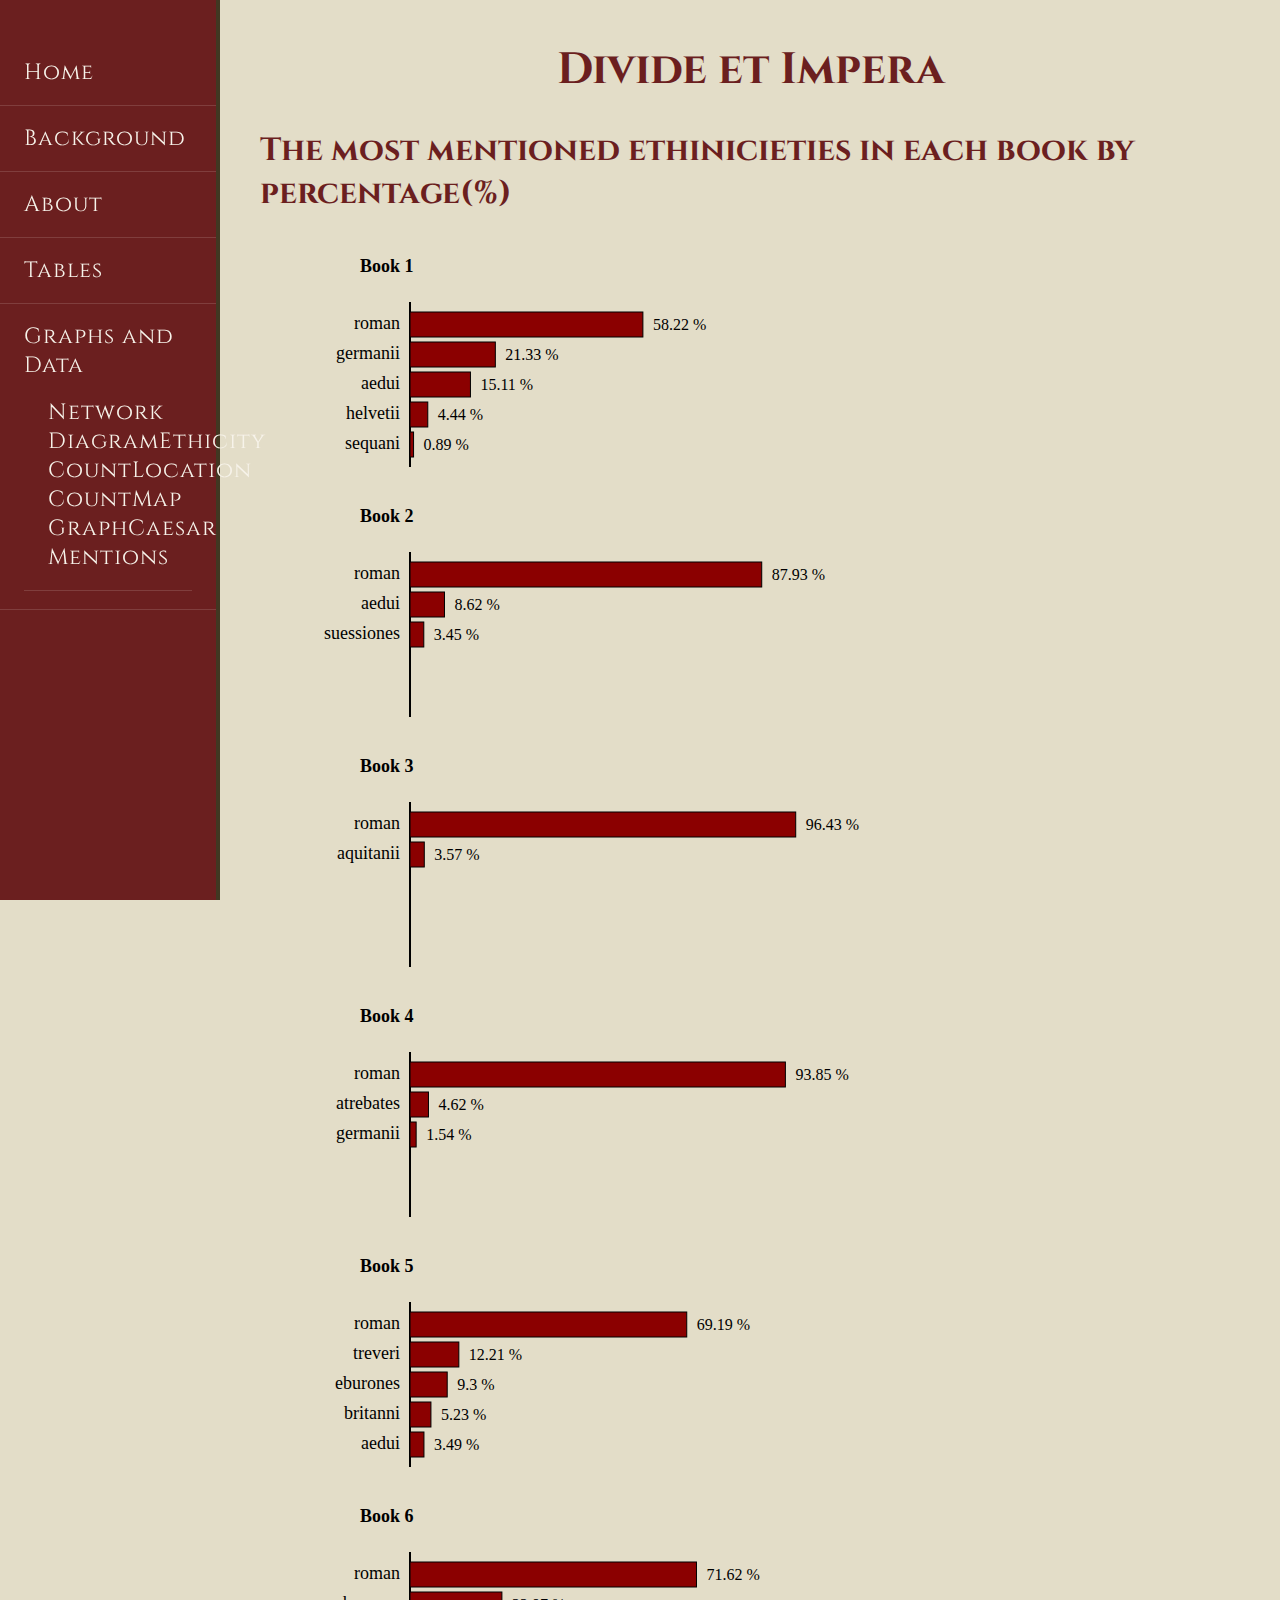
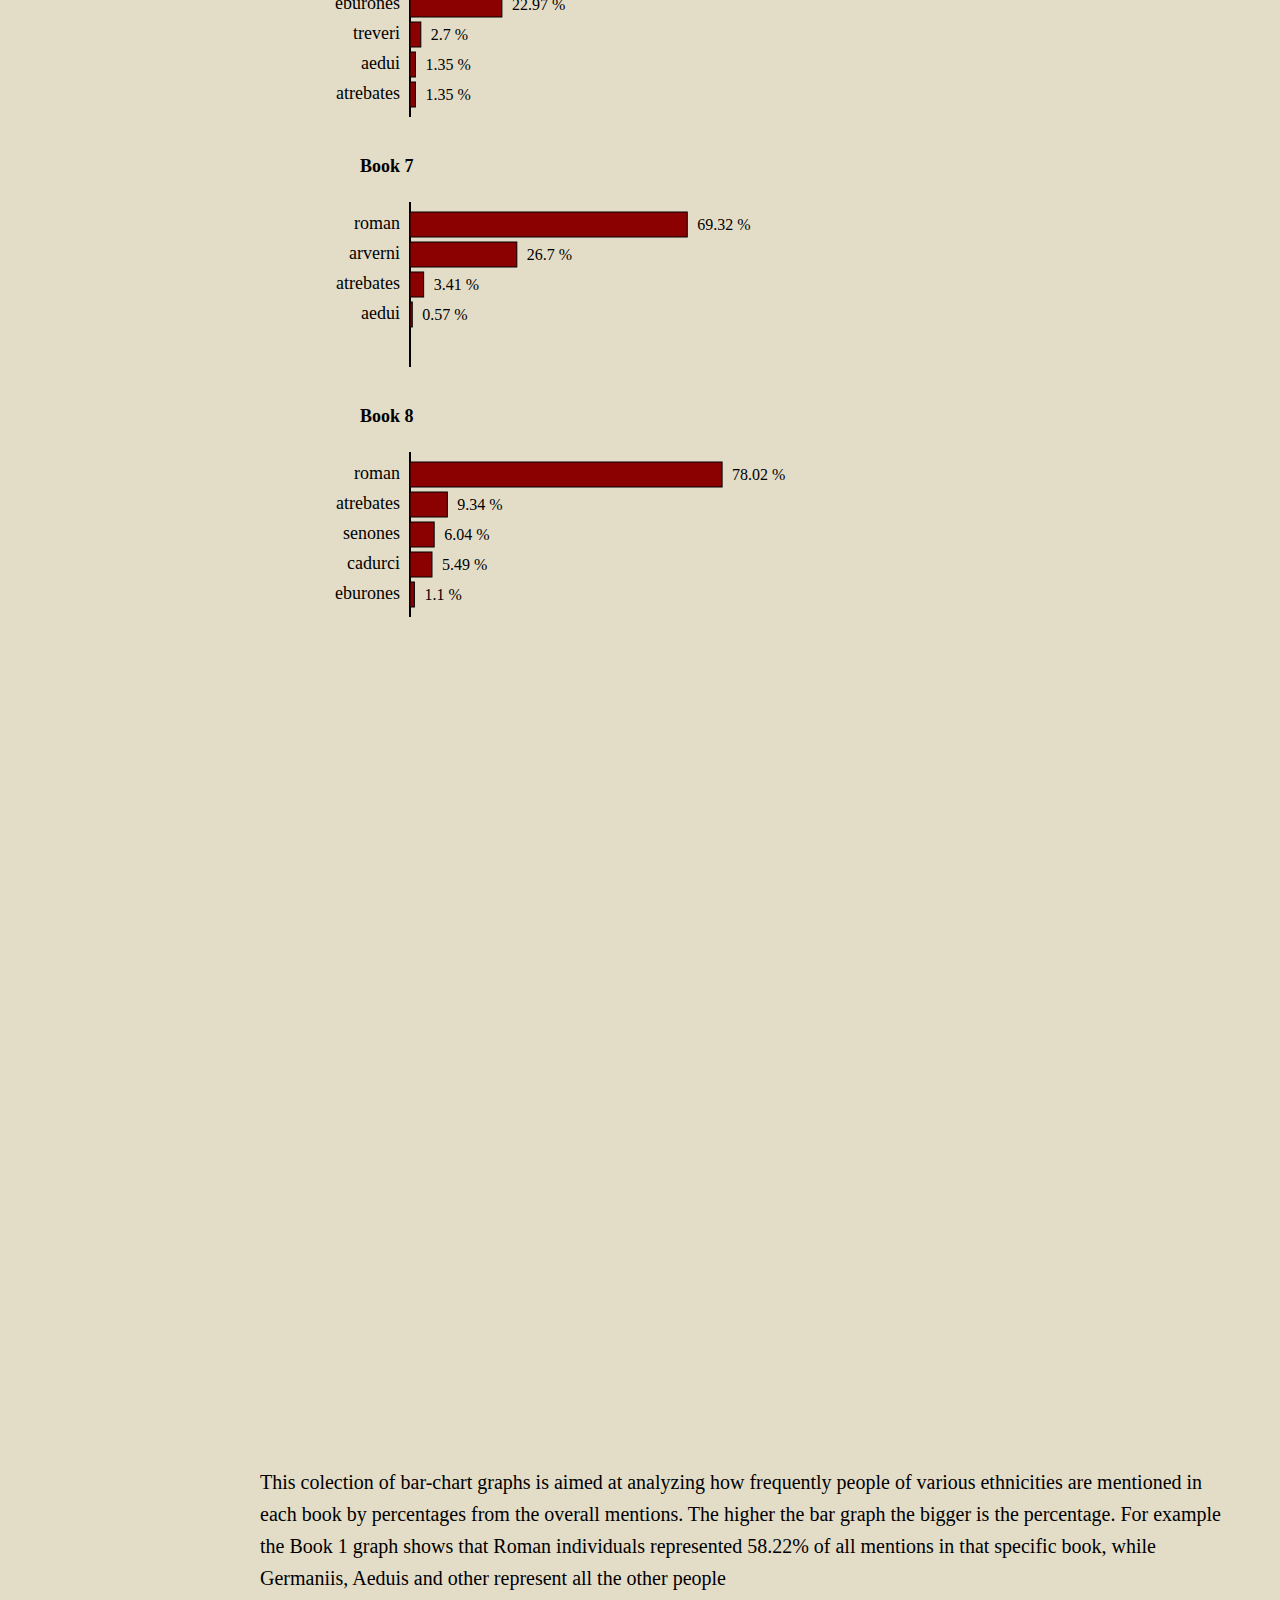
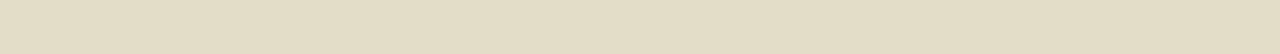
<file: docs/ethnicity-count.html>
<!DOCTYPE HTML>
<html>
   <head>
      <meta http-equiv="Content-Type" content="text/html; charset=UTF-8">
      <title>Count of Individuals by Ethnicity</title>
      <meta name="viewport" content="width=device-width, initial-scale=1.0">
      <link type="text/css" href="style.css" rel="stylesheet">
   </head>
   <body>
      <nav>
         <div><a href="index.html">Home</a></div>
         <div><a href="background.html">Background</a></div>
         <div><a href="about.html">About</a></div>
         <div><a href="romanTable.html">Tables</a></div>
         <div class="dropdown"><a href="#">Graphs and Data</a><div class="dropdown-content"><a href="network-output.html">Network Diagram</a><a href="ethnicity-count.html">Ethicity Count</a><a href="BarGraphLocations.html">Location Count</a><a href="CircleMapLocations">Map Graph</a><a href="CaesarMentionsBarGraph.html">Caesar Mentions</a></div>
         </div>
      </nav>
      <div class="main-content">
         <h1>Divide et Impera</h1>
         <h2>The most mentioned ethinicieties in each book by percentage(%)</h2><svg xmlns="http://www.w3.org/2000/svg" width="750" height="2800">
            <g transform="translate(0, 0)"><!-- graph title -->
               <text x="100" y="30" font-size="18" font-weight="bold">
                  Book 1</text>
               <!-- axis -->
               <line x1="150" y1="60" x2="150" y2="225" stroke="black" stroke-width="2"/>
               <!-- bars and labels-->
               <g>
                  <text x="140" y="82.5" font-size="18" text-anchor="end" dominant-baseline="middle">roman</text>
                  <rect x="150" y="70" width="232.8888888888888888" height="25" fill="darkred" stroke="black"/>
                  <text x="392.8888888888888888" y="88" font-size="16">58.22 %</text>
               </g>
               <g>
                  <text x="140" y="112.5" font-size="18" text-anchor="end" dominant-baseline="middle">germanii</text>
                  <rect x="150" y="100" width="85.3333333333333332" height="25" fill="darkred" stroke="black"/>
                  <text x="245.3333333333333332" y="118" font-size="16">21.33 %</text>
               </g>
               <g>
                  <text x="140" y="142.5" font-size="18" text-anchor="end" dominant-baseline="middle">aedui</text>
                  <rect x="150" y="130" width="60.4444444444444444" height="25" fill="darkred" stroke="black"/>
                  <text x="220.4444444444444444" y="148" font-size="16">15.11 %</text>
               </g>
               <g>
                  <text x="140" y="172.5" font-size="18" text-anchor="end" dominant-baseline="middle">helvetii</text>
                  <rect x="150" y="160" width="17.7777777777777776" height="25" fill="darkred" stroke="black"/>
                  <text x="177.7777777777777776" y="178" font-size="16">4.44 %</text>
               </g>
               <g>
                  <text x="140" y="202.5" font-size="18" text-anchor="end" dominant-baseline="middle">sequani</text>
                  <rect x="150" y="190" width="3.5555555555555556" height="25" fill="darkred" stroke="black"/>
                  <text x="163.5555555555555556" y="208" font-size="16">0.89 %</text>
               </g>
            </g>
            <g transform="translate(0, 250)"><!-- graph title -->
               <text x="100" y="30" font-size="18" font-weight="bold">
                  Book 2</text>
               <!-- axis -->
               <line x1="150" y1="60" x2="150" y2="225" stroke="black" stroke-width="2"/>
               <!-- bars and labels-->
               <g>
                  <text x="140" y="82.5" font-size="18" text-anchor="end" dominant-baseline="middle">roman</text>
                  <rect x="150" y="70" width="351.7241379310344828" height="25" fill="darkred" stroke="black"/>
                  <text x="511.7241379310344828" y="88" font-size="16">87.93 %</text>
               </g>
               <g>
                  <text x="140" y="112.5" font-size="18" text-anchor="end" dominant-baseline="middle">aedui</text>
                  <rect x="150" y="100" width="34.4827586206896552" height="25" fill="darkred" stroke="black"/>
                  <text x="194.4827586206896552" y="118" font-size="16">8.62 %</text>
               </g>
               <g>
                  <text x="140" y="142.5" font-size="18" text-anchor="end" dominant-baseline="middle">suessiones</text>
                  <rect x="150" y="130" width="13.793103448275862" height="25" fill="darkred" stroke="black"/>
                  <text x="173.793103448275862" y="148" font-size="16">3.45 %</text>
               </g>
            </g>
            <g transform="translate(0, 500)"><!-- graph title -->
               <text x="100" y="30" font-size="18" font-weight="bold">
                  Book 3</text>
               <!-- axis -->
               <line x1="150" y1="60" x2="150" y2="225" stroke="black" stroke-width="2"/>
               <!-- bars and labels-->
               <g>
                  <text x="140" y="82.5" font-size="18" text-anchor="end" dominant-baseline="middle">roman</text>
                  <rect x="150" y="70" width="385.7142857142857144" height="25" fill="darkred" stroke="black"/>
                  <text x="545.7142857142857144" y="88" font-size="16">96.43 %</text>
               </g>
               <g>
                  <text x="140" y="112.5" font-size="18" text-anchor="end" dominant-baseline="middle">aquitanii</text>
                  <rect x="150" y="100" width="14.2857142857142856" height="25" fill="darkred" stroke="black"/>
                  <text x="174.2857142857142856" y="118" font-size="16">3.57 %</text>
               </g>
            </g>
            <g transform="translate(0, 750)"><!-- graph title -->
               <text x="100" y="30" font-size="18" font-weight="bold">
                  Book 4</text>
               <!-- axis -->
               <line x1="150" y1="60" x2="150" y2="225" stroke="black" stroke-width="2"/>
               <!-- bars and labels-->
               <g>
                  <text x="140" y="82.5" font-size="18" text-anchor="end" dominant-baseline="middle">roman</text>
                  <rect x="150" y="70" width="375.3846153846153848" height="25" fill="darkred" stroke="black"/>
                  <text x="535.3846153846153848" y="88" font-size="16">93.85 %</text>
               </g>
               <g>
                  <text x="140" y="112.5" font-size="18" text-anchor="end" dominant-baseline="middle">atrebates</text>
                  <rect x="150" y="100" width="18.4615384615384616" height="25" fill="darkred" stroke="black"/>
                  <text x="178.4615384615384616" y="118" font-size="16">4.62 %</text>
               </g>
               <g>
                  <text x="140" y="142.5" font-size="18" text-anchor="end" dominant-baseline="middle">germanii</text>
                  <rect x="150" y="130" width="6.153846153846154" height="25" fill="darkred" stroke="black"/>
                  <text x="166.153846153846154" y="148" font-size="16">1.54 %</text>
               </g>
            </g>
            <g transform="translate(0, 1000)"><!-- graph title -->
               <text x="100" y="30" font-size="18" font-weight="bold">
                  Book 5</text>
               <!-- axis -->
               <line x1="150" y1="60" x2="150" y2="225" stroke="black" stroke-width="2"/>
               <!-- bars and labels-->
               <g>
                  <text x="140" y="82.5" font-size="18" text-anchor="end" dominant-baseline="middle">roman</text>
                  <rect x="150" y="70" width="276.744186046511628" height="25" fill="darkred" stroke="black"/>
                  <text x="436.744186046511628" y="88" font-size="16">69.19 %</text>
               </g>
               <g>
                  <text x="140" y="112.5" font-size="18" text-anchor="end" dominant-baseline="middle">treveri</text>
                  <rect x="150" y="100" width="48.8372093023255812" height="25" fill="darkred" stroke="black"/>
                  <text x="208.8372093023255812" y="118" font-size="16">12.21 %</text>
               </g>
               <g>
                  <text x="140" y="142.5" font-size="18" text-anchor="end" dominant-baseline="middle">eburones</text>
                  <rect x="150" y="130" width="37.2093023255813952" height="25" fill="darkred" stroke="black"/>
                  <text x="197.2093023255813952" y="148" font-size="16">9.3 %</text>
               </g>
               <g>
                  <text x="140" y="172.5" font-size="18" text-anchor="end" dominant-baseline="middle">britanni</text>
                  <rect x="150" y="160" width="20.9302325581395348" height="25" fill="darkred" stroke="black"/>
                  <text x="180.9302325581395348" y="178" font-size="16">5.23 %</text>
               </g>
               <g>
                  <text x="140" y="202.5" font-size="18" text-anchor="end" dominant-baseline="middle">aedui</text>
                  <rect x="150" y="190" width="13.9534883720930232" height="25" fill="darkred" stroke="black"/>
                  <text x="173.9534883720930232" y="208" font-size="16">3.49 %</text>
               </g>
            </g>
            <g transform="translate(0, 1250)"><!-- graph title -->
               <text x="100" y="30" font-size="18" font-weight="bold">
                  Book 6</text>
               <!-- axis -->
               <line x1="150" y1="60" x2="150" y2="225" stroke="black" stroke-width="2"/>
               <!-- bars and labels-->
               <g>
                  <text x="140" y="82.5" font-size="18" text-anchor="end" dominant-baseline="middle">roman</text>
                  <rect x="150" y="70" width="286.4864864864864864" height="25" fill="darkred" stroke="black"/>
                  <text x="446.4864864864864864" y="88" font-size="16">71.62 %</text>
               </g>
               <g>
                  <text x="140" y="112.5" font-size="18" text-anchor="end" dominant-baseline="middle">eburones</text>
                  <rect x="150" y="100" width="91.891891891891892" height="25" fill="darkred" stroke="black"/>
                  <text x="251.891891891891892" y="118" font-size="16">22.97 %</text>
               </g>
               <g>
                  <text x="140" y="142.5" font-size="18" text-anchor="end" dominant-baseline="middle">treveri</text>
                  <rect x="150" y="130" width="10.8108108108108108" height="25" fill="darkred" stroke="black"/>
                  <text x="170.8108108108108108" y="148" font-size="16">2.7 %</text>
               </g>
               <g>
                  <text x="140" y="172.5" font-size="18" text-anchor="end" dominant-baseline="middle">aedui</text>
                  <rect x="150" y="160" width="5.4054054054054056" height="25" fill="darkred" stroke="black"/>
                  <text x="165.4054054054054056" y="178" font-size="16">1.35 %</text>
               </g>
               <g>
                  <text x="140" y="202.5" font-size="18" text-anchor="end" dominant-baseline="middle">atrebates</text>
                  <rect x="150" y="190" width="5.4054054054054056" height="25" fill="darkred" stroke="black"/>
                  <text x="165.4054054054054056" y="208" font-size="16">1.35 %</text>
               </g>
            </g>
            <g transform="translate(0, 1500)"><!-- graph title -->
               <text x="100" y="30" font-size="18" font-weight="bold">
                  Book 7</text>
               <!-- axis -->
               <line x1="150" y1="60" x2="150" y2="225" stroke="black" stroke-width="2"/>
               <!-- bars and labels-->
               <g>
                  <text x="140" y="82.5" font-size="18" text-anchor="end" dominant-baseline="middle">roman</text>
                  <rect x="150" y="70" width="277.2727272727272728" height="25" fill="darkred" stroke="black"/>
                  <text x="437.2727272727272728" y="88" font-size="16">69.32 %</text>
               </g>
               <g>
                  <text x="140" y="112.5" font-size="18" text-anchor="end" dominant-baseline="middle">arverni</text>
                  <rect x="150" y="100" width="106.818181818181818" height="25" fill="darkred" stroke="black"/>
                  <text x="266.818181818181818" y="118" font-size="16">26.7 %</text>
               </g>
               <g>
                  <text x="140" y="142.5" font-size="18" text-anchor="end" dominant-baseline="middle">atrebates</text>
                  <rect x="150" y="130" width="13.6363636363636364" height="25" fill="darkred" stroke="black"/>
                  <text x="173.6363636363636364" y="148" font-size="16">3.41 %</text>
               </g>
               <g>
                  <text x="140" y="172.5" font-size="18" text-anchor="end" dominant-baseline="middle">aedui</text>
                  <rect x="150" y="160" width="2.2727272727272728" height="25" fill="darkred" stroke="black"/>
                  <text x="162.2727272727272728" y="178" font-size="16">0.57 %</text>
               </g>
            </g>
            <g transform="translate(0, 1750)"><!-- graph title -->
               <text x="100" y="30" font-size="18" font-weight="bold">
                  Book 8</text>
               <!-- axis -->
               <line x1="150" y1="60" x2="150" y2="225" stroke="black" stroke-width="2"/>
               <!-- bars and labels-->
               <g>
                  <text x="140" y="82.5" font-size="18" text-anchor="end" dominant-baseline="middle">roman</text>
                  <rect x="150" y="70" width="312.087912087912088" height="25" fill="darkred" stroke="black"/>
                  <text x="472.087912087912088" y="88" font-size="16">78.02 %</text>
               </g>
               <g>
                  <text x="140" y="112.5" font-size="18" text-anchor="end" dominant-baseline="middle">atrebates</text>
                  <rect x="150" y="100" width="37.3626373626373628" height="25" fill="darkred" stroke="black"/>
                  <text x="197.3626373626373628" y="118" font-size="16">9.34 %</text>
               </g>
               <g>
                  <text x="140" y="142.5" font-size="18" text-anchor="end" dominant-baseline="middle">senones</text>
                  <rect x="150" y="130" width="24.175824175824176" height="25" fill="darkred" stroke="black"/>
                  <text x="184.175824175824176" y="148" font-size="16">6.04 %</text>
               </g>
               <g>
                  <text x="140" y="172.5" font-size="18" text-anchor="end" dominant-baseline="middle">cadurci</text>
                  <rect x="150" y="160" width="21.978021978021978" height="25" fill="darkred" stroke="black"/>
                  <text x="181.978021978021978" y="178" font-size="16">5.49 %</text>
               </g>
               <g>
                  <text x="140" y="202.5" font-size="18" text-anchor="end" dominant-baseline="middle">eburones</text>
                  <rect x="150" y="190" width="4.3956043956043956" height="25" fill="darkred" stroke="black"/>
                  <text x="164.3956043956043956" y="208" font-size="16">1.1 %</text>
               </g>
            </g></svg><p class="index_1">This colection of bar-chart graphs is aimed at analyzing how frequently people of various ethnicities are mentioned in each book by percentages from the overall mentions. The higher the bar graph the bigger is the percentage. For example the Book 1 graph shows that Roman individuals represented 58.22% of all mentions in that specific book, while Germaniis, Aeduis and other represent all the other people</p>
      </div>
   </body>
</html>
</file>
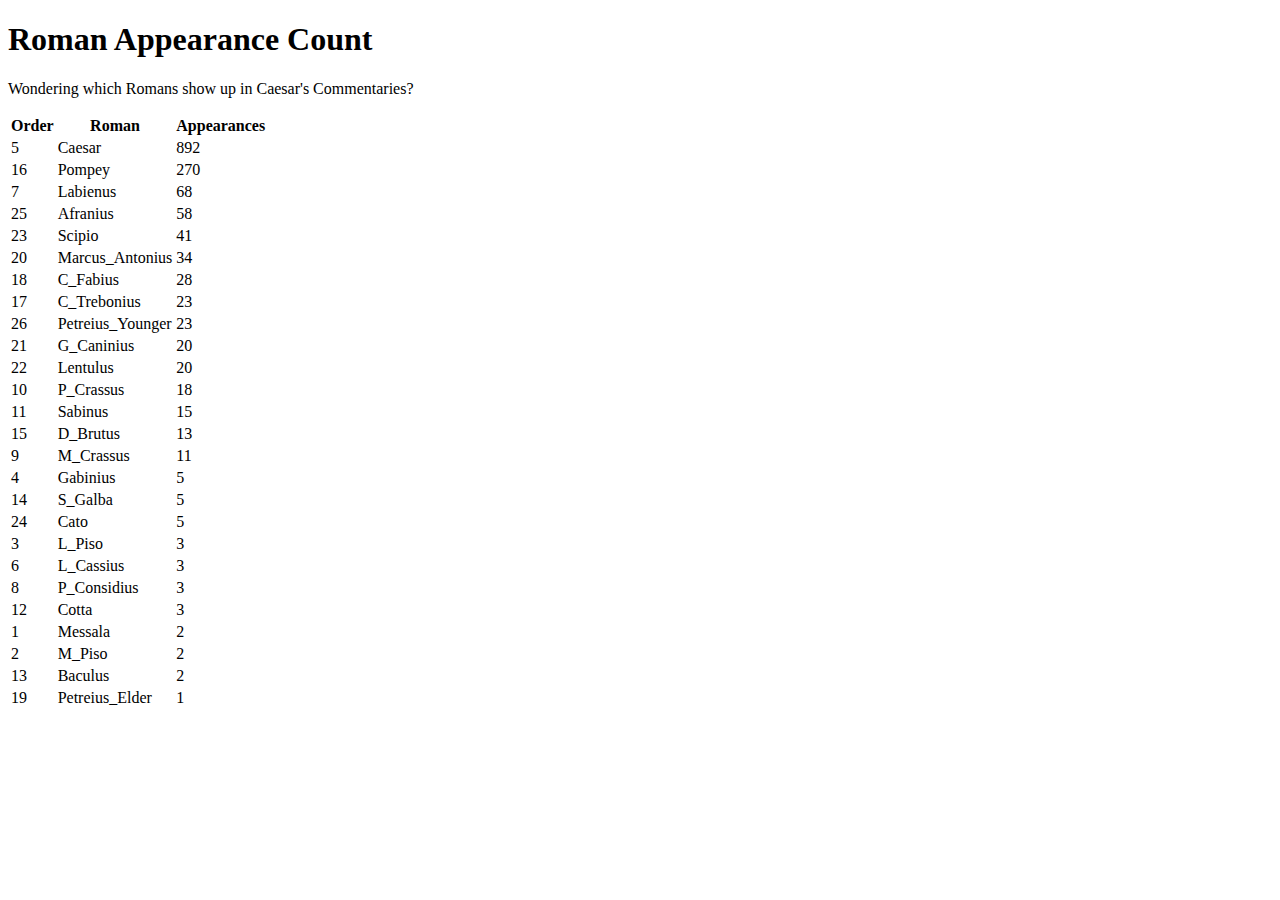
<file: docs/KYW_e3.html>
<!DOCTYPE HTML>
<html>
   <head>
      <meta http-equiv="Content-Type" content="text/html; charset=UTF-8">
      <title>Roman Appearance Count</title>
   </head>
   <body>
      <h1>Roman Appearance Count</h1>
      <p>Wondering which Romans show up in Caesar's Commentaries?</p>
      <table>
         <tr>
            <th>Order</th>
            <th>Roman</th>
            <th>Appearances</th>
         </tr>
         <tr>
            <td>5</td>
            <td>Caesar</td>
            <td>892</td>
         </tr>
         <tr>
            <td>16</td>
            <td>Pompey</td>
            <td>270</td>
         </tr>
         <tr>
            <td>7</td>
            <td>Labienus</td>
            <td>68</td>
         </tr>
         <tr>
            <td>25</td>
            <td>Afranius</td>
            <td>58</td>
         </tr>
         <tr>
            <td>23</td>
            <td>Scipio</td>
            <td>41</td>
         </tr>
         <tr>
            <td>20</td>
            <td>Marcus_Antonius</td>
            <td>34</td>
         </tr>
         <tr>
            <td>18</td>
            <td>C_Fabius</td>
            <td>28</td>
         </tr>
         <tr>
            <td>17</td>
            <td>C_Trebonius</td>
            <td>23</td>
         </tr>
         <tr>
            <td>26</td>
            <td>Petreius_Younger</td>
            <td>23</td>
         </tr>
         <tr>
            <td>21</td>
            <td>G_Caninius</td>
            <td>20</td>
         </tr>
         <tr>
            <td>22</td>
            <td>Lentulus</td>
            <td>20</td>
         </tr>
         <tr>
            <td>10</td>
            <td>P_Crassus</td>
            <td>18</td>
         </tr>
         <tr>
            <td>11</td>
            <td>Sabinus</td>
            <td>15</td>
         </tr>
         <tr>
            <td>15</td>
            <td>D_Brutus</td>
            <td>13</td>
         </tr>
         <tr>
            <td>9</td>
            <td>M_Crassus</td>
            <td>11</td>
         </tr>
         <tr>
            <td>4</td>
            <td>Gabinius</td>
            <td>5</td>
         </tr>
         <tr>
            <td>14</td>
            <td>S_Galba</td>
            <td>5</td>
         </tr>
         <tr>
            <td>24</td>
            <td>Cato</td>
            <td>5</td>
         </tr>
         <tr>
            <td>3</td>
            <td>L_Piso</td>
            <td>3</td>
         </tr>
         <tr>
            <td>6</td>
            <td>L_Cassius</td>
            <td>3</td>
         </tr>
         <tr>
            <td>8</td>
            <td>P_Considius</td>
            <td>3</td>
         </tr>
         <tr>
            <td>12</td>
            <td>Cotta</td>
            <td>3</td>
         </tr>
         <tr>
            <td>1</td>
            <td>Messala</td>
            <td>2</td>
         </tr>
         <tr>
            <td>2</td>
            <td>M_Piso</td>
            <td>2</td>
         </tr>
         <tr>
            <td>13</td>
            <td>Baculus</td>
            <td>2</td>
         </tr>
         <tr>
            <td>19</td>
            <td>Petreius_Elder</td>
            <td>1</td>
         </tr>
      </table>
   </body>
</html>
</file>
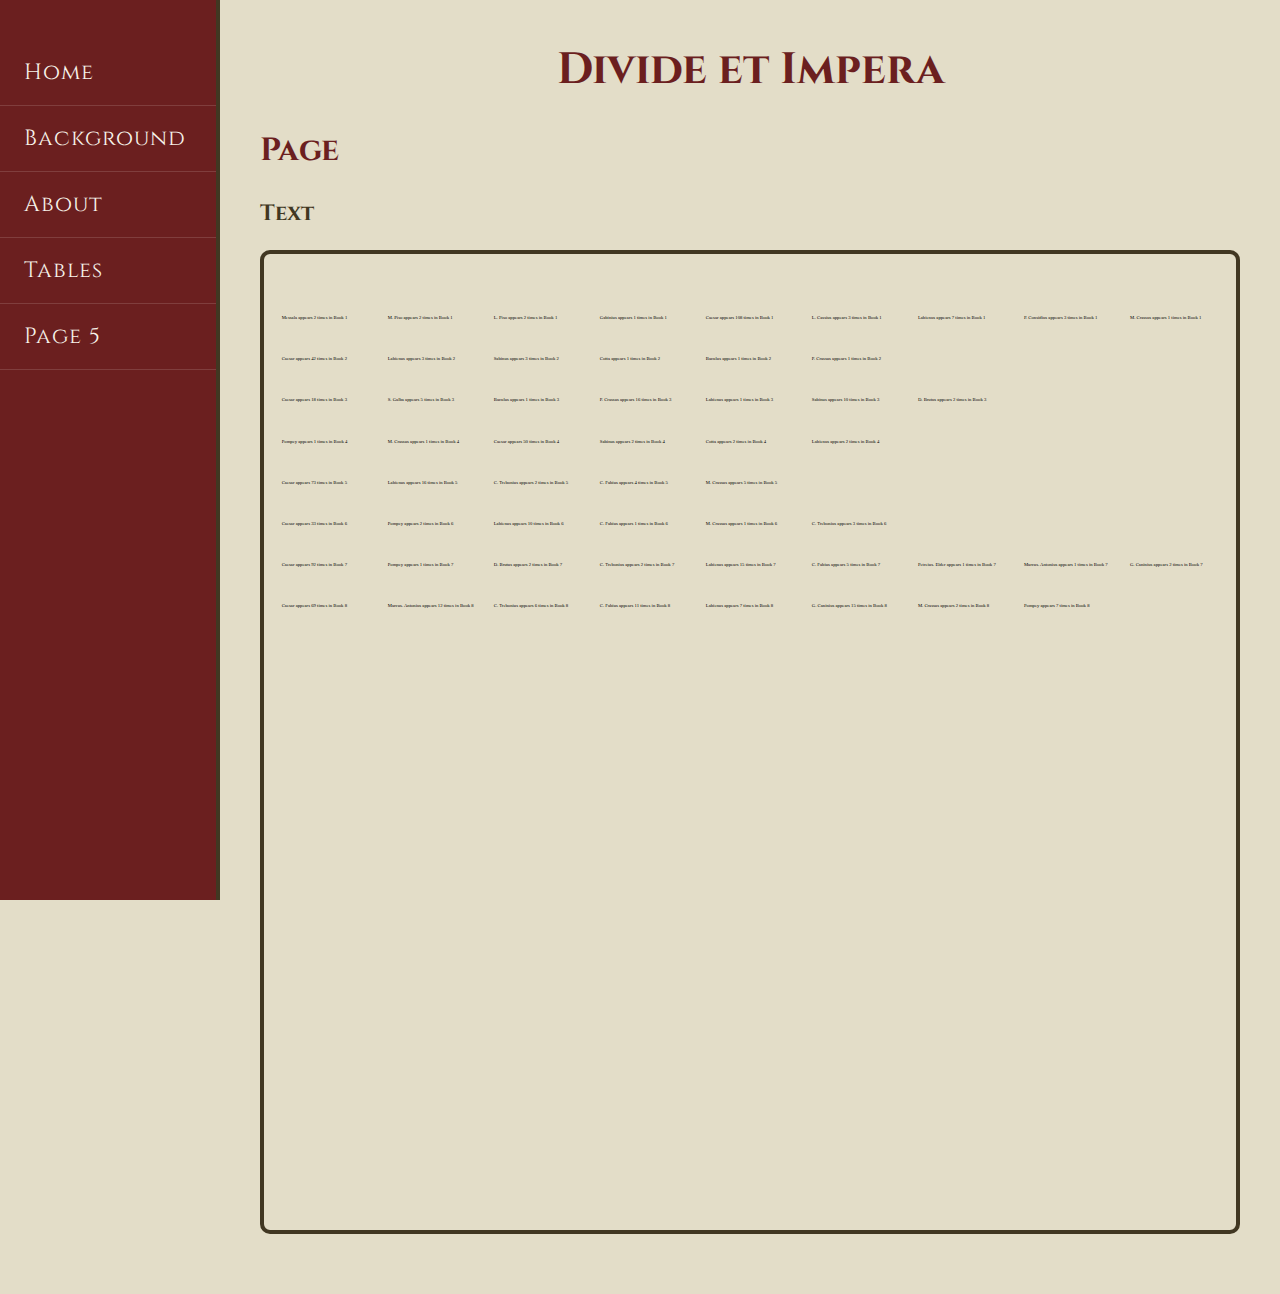
<file: docs/KYW_svg_e3-output.html>
<!DOCTYPE html
  SYSTEM "about:legacy-compat">
<html>
   <head>
      <meta http-equiv="Content-Type" content="text/html; charset=UTF-8">
      <title>Exercise 3</title>
      <link type="text/css" href="style.css" rel="stylesheet">
   </head>
   <body>
      <nav>
         <div><a href="index.html">Home</a></div>
         <div><a href="background.html">Background</a></div>
         <div><a href="about.html">About</a></div>
         <div><a href="romanTable.html">Tables</a></div>
         <div><a href="page5.html">Page 5</a></div>
      </nav>
      <div class="main-content">
         <h1>Divide et Impera</h1>
         <h2>Page</h2>
         <h3>Text</h3>
         <p>
            <div class="kyle-svg"><svg xmlns="http://www.w3.org/2000/svg" width="100%" height="100%" viewBox="0 -770 825 825">
                  <desc>A rough draft for a network diagram showing the Romans mentioned in each book of both
                     the Gallic Wars and the Civil War.</desc>
                  <g alignment-baseline="baseline" transform="translate(175, -750)">
                     <g>
                        <text x="-160" y="35" font-size="4">Messala appears 2 times in Book 1</text>
                     </g>
                     <g>
                        <text x="-70" y="35" font-size="4">M. Piso appears 2 times in Book 1</text>
                     </g>
                     <g>
                        <text x="20" y="35" font-size="4">L. Piso appears 2 times in Book 1</text>
                     </g>
                     <g>
                        <text x="110" y="35" font-size="4">Gabinius appears 1 times in Book 1</text>
                     </g>
                     <g>
                        <text x="200" y="35" font-size="4">Caesar appears 108 times in Book 1</text>
                     </g>
                     <g>
                        <text x="290" y="35" font-size="4">L. Cassius appears 3 times in Book 1</text>
                     </g>
                     <g>
                        <text x="380" y="35" font-size="4">Labienus appears 7 times in Book 1</text>
                     </g>
                     <g>
                        <text x="470" y="35" font-size="4">P. Considius appears 3 times in Book 1</text>
                     </g>
                     <g>
                        <text x="560" y="35" font-size="4">M. Crassus appears 1 times in Book 1</text>
                     </g>
                     <g>
                        <text x="650" y="35" font-size="4">P. Crassus appears 1 times in Book 1</text>
                     </g>
                     <g>
                        <text x="-160" y="105" font-size="4">Caesar appears 18 times in Book 3</text>
                     </g>
                     <g>
                        <text x="-70" y="105" font-size="4">S. Galba appears 5 times in Book 3</text>
                     </g>
                     <g>
                        <text x="20" y="105" font-size="4">Baculus appears 1 times in Book 3</text>
                     </g>
                     <g>
                        <text x="110" y="105" font-size="4">P. Crassus appears 16 times in Book 3</text>
                     </g>
                     <g>
                        <text x="200" y="105" font-size="4">Labienus appears 1 times in Book 3</text>
                     </g>
                     <g>
                        <text x="290" y="105" font-size="4">Sabinus appears 10 times in Book 3</text>
                     </g>
                     <g>
                        <text x="380" y="105" font-size="4">D. Brutus appears 2 times in Book 3</text>
                     </g>
                     <g>
                        <text x="-160" y="70" font-size="4">Caesar appears 42 times in Book 2</text>
                     </g>
                     <g>
                        <text x="-70" y="70" font-size="4">Labienus appears 3 times in Book 2</text>
                     </g>
                     <g>
                        <text x="20" y="70" font-size="4">Sabinus appears 3 times in Book 2</text>
                     </g>
                     <g>
                        <text x="110" y="70" font-size="4">Cotta appears 1 times in Book 2</text>
                     </g>
                     <g>
                        <text x="200" y="70" font-size="4">Baculus appears 1 times in Book 2</text>
                     </g>
                     <g>
                        <text x="290" y="70" font-size="4">P. Crassus appears 1 times in Book 2</text>
                     </g>
                     <g>
                        <text x="-160" y="175" font-size="4">Caesar appears 73 times in Book 5</text>
                     </g>
                     <g>
                        <text x="-70" y="175" font-size="4">Labienus appears 16 times in Book 5</text>
                     </g>
                     <g>
                        <text x="20" y="175" font-size="4">C. Trebonius appears 2 times in Book 5</text>
                     </g>
                     <g>
                        <text x="110" y="175" font-size="4">C. Fabius appears 4 times in Book 5</text>
                     </g>
                     <g>
                        <text x="200" y="175" font-size="4">M. Crassus appears 5 times in Book 5</text>
                     </g>
                     <g>
                        <text x="-160" y="140" font-size="4">Pompey appears 1 times in Book 4</text>
                     </g>
                     <g>
                        <text x="-70" y="140" font-size="4">M. Crassus appears 1 times in Book 4</text>
                     </g>
                     <g>
                        <text x="20" y="140" font-size="4">Caesar appears 50 times in Book 4</text>
                     </g>
                     <g>
                        <text x="110" y="140" font-size="4">Sabinus appears 2 times in Book 4</text>
                     </g>
                     <g>
                        <text x="200" y="140" font-size="4">Cotta appears 2 times in Book 4</text>
                     </g>
                     <g>
                        <text x="290" y="140" font-size="4">Labienus appears 2 times in Book 4</text>
                     </g>
                     <g>
                        <text x="-160" y="245" font-size="4">Caesar appears 92 times in Book 7</text>
                     </g>
                     <g>
                        <text x="-70" y="245" font-size="4">Pompey appears 1 times in Book 7</text>
                     </g>
                     <g>
                        <text x="20" y="245" font-size="4">D. Brutus appears 2 times in Book 7</text>
                     </g>
                     <g>
                        <text x="110" y="245" font-size="4">C. Trebonius appears 2 times in Book 7</text>
                     </g>
                     <g>
                        <text x="200" y="245" font-size="4">Labienus appears 15 times in Book 7</text>
                     </g>
                     <g>
                        <text x="290" y="245" font-size="4">C. Fabius appears 5 times in Book 7</text>
                     </g>
                     <g>
                        <text x="380" y="245" font-size="4">Petreius. Elder appears 1 times in Book 7</text>
                     </g>
                     <g>
                        <text x="470" y="245" font-size="4">Marcus. Antonius appears 1 times in Book 7</text>
                     </g>
                     <g>
                        <text x="560" y="245" font-size="4">G. Caninius appears 2 times in Book 7</text>
                     </g>
                     <g>
                        <text x="-160" y="210" font-size="4">Caesar appears 33 times in Book 6</text>
                     </g>
                     <g>
                        <text x="-70" y="210" font-size="4">Pompey appears 2 times in Book 6</text>
                     </g>
                     <g>
                        <text x="20" y="210" font-size="4">Labienus appears 10 times in Book 6</text>
                     </g>
                     <g>
                        <text x="110" y="210" font-size="4">C. Fabius appears 1 times in Book 6</text>
                     </g>
                     <g>
                        <text x="200" y="210" font-size="4">M. Crassus appears 1 times in Book 6</text>
                     </g>
                     <g>
                        <text x="290" y="210" font-size="4">C. Trebonius appears 3 times in Book 6</text>
                     </g>
                     <g>
                        <text x="-160" y="280" font-size="4">Caesar appears 69 times in Book 8</text>
                     </g>
                     <g>
                        <text x="-70" y="280" font-size="4">Marcus. Antonius appears 12 times in Book 8</text>
                     </g>
                     <g>
                        <text x="20" y="280" font-size="4">C. Trebonius appears 6 times in Book 8</text>
                     </g>
                     <g>
                        <text x="110" y="280" font-size="4">C. Fabius appears 11 times in Book 8</text>
                     </g>
                     <g>
                        <text x="200" y="280" font-size="4">Labienus appears 7 times in Book 8</text>
                     </g>
                     <g>
                        <text x="290" y="280" font-size="4">G. Caninius appears 15 times in Book 8</text>
                     </g>
                     <g>
                        <text x="380" y="280" font-size="4">M. Crassus appears 2 times in Book 8</text>
                     </g>
                     <g>
                        <text x="470" y="280" font-size="4">Pompey appears 7 times in Book 8</text>
                     </g>
                  </g></svg></div>
         </p>
      </div>
   </body>
</html>
</file>
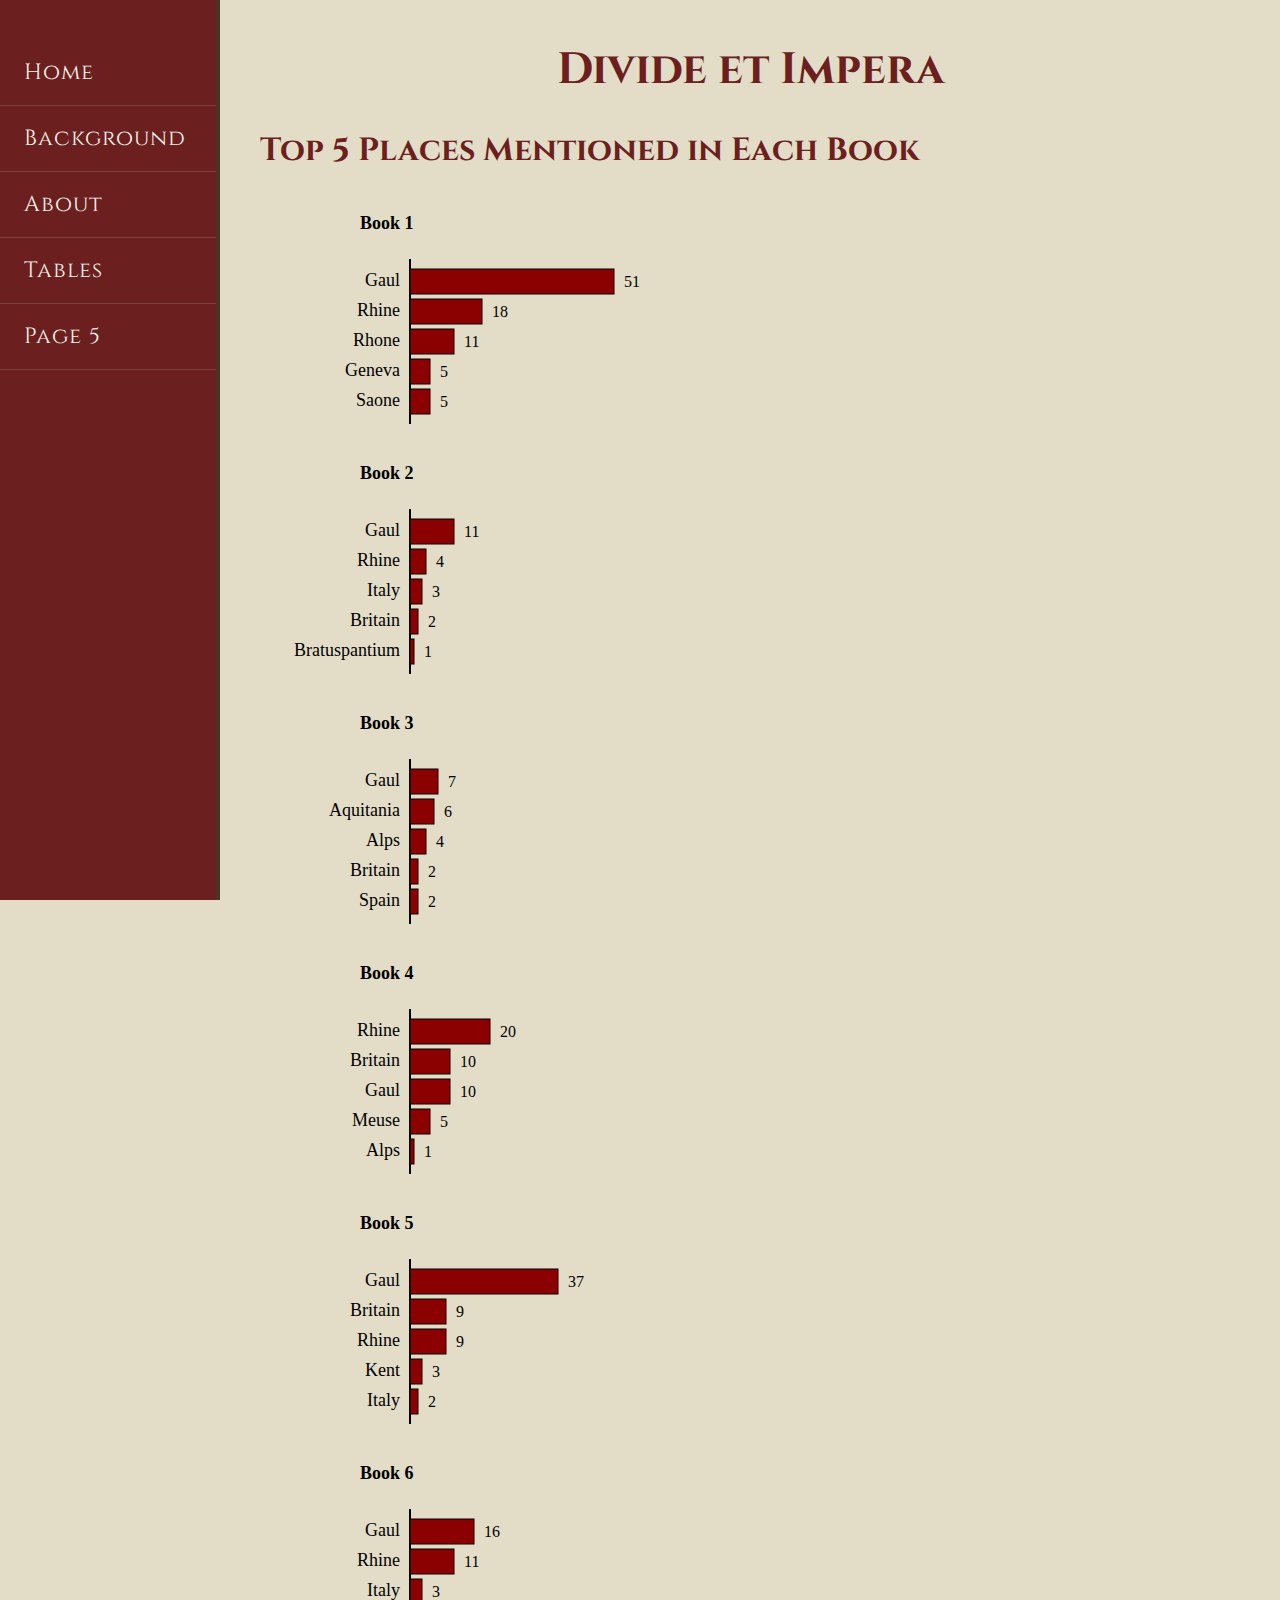
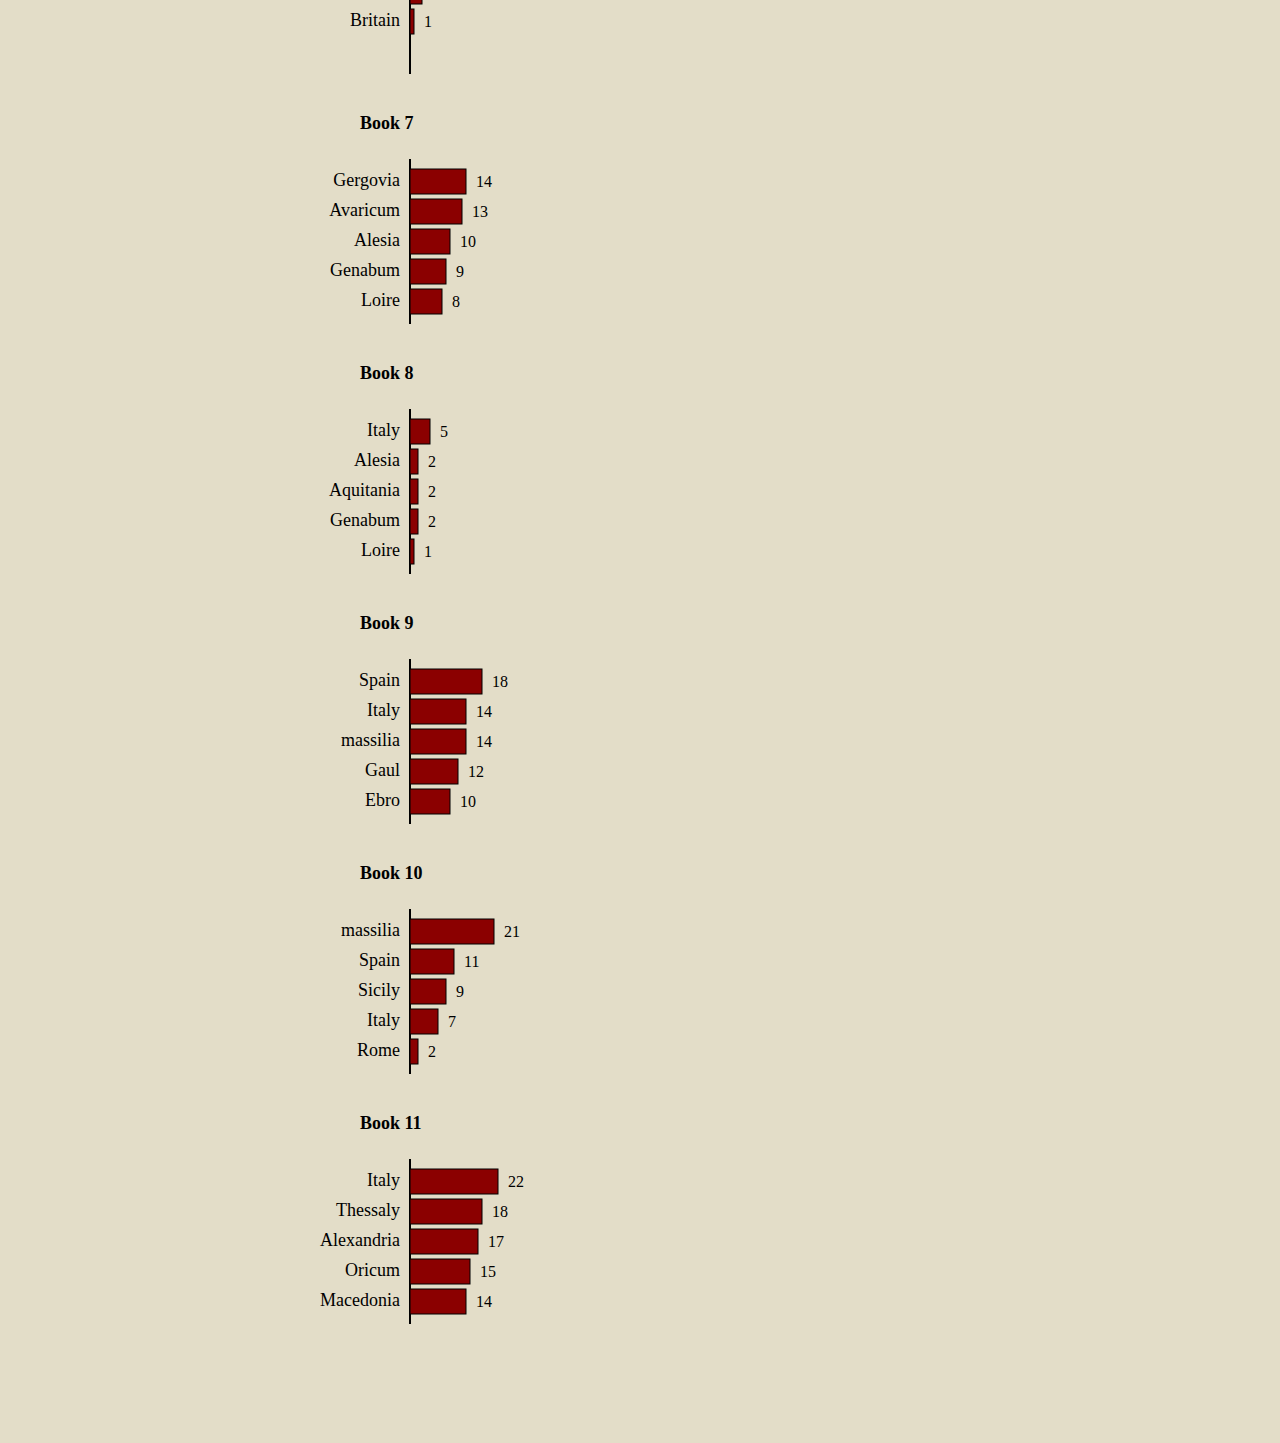
<file: docs/mwsLocationsHTMLOutput.html>
<!DOCTYPE HTML>
<html>
   <head>
      <meta http-equiv="Content-Type" content="text/html; charset=UTF-8">
      <title>Page 5</title>
      <meta name="viewport" content="width=device-width, initial-scale=1.0">
      <link type="text/css" href="style.css" rel="stylesheet">
   </head>
   <body>
      <nav>
         <div><a href="index.html">Home</a></div>
         <div><a href="background.html">Background</a></div>
         <div><a href="about.html">About</a></div>
         <div><a href="romanTable.html">Tables</a></div>
         <div><a href="page5.html">Page 5</a></div>
      </nav>
      <div class="main-content">
         <h1>Divide et Impera</h1>
         <h2>Top 5 Places Mentioned in Each Book</h2><svg xmlns="http://www.w3.org/2000/svg" width="600" height="2800">
            <g transform="translate(0, 0)"><!-- graph title -->
               <text x="100" y="30" font-size="18" font-weight="bold">
                  Book 1</text>
               <!-- axis -->
               <line x1="150" y1="60" x2="150" y2="225" stroke="black" stroke-width="2"/>
               <!-- bars and labels-->
               <g>
                  <text x="140" y="82.5" font-size="18" text-anchor="end" dominant-baseline="middle">Gaul</text>
                  <rect x="150" y="70" width="204" height="25" fill="darkred" stroke="black"/>
                  <text x="364" y="88" font-size="16">51</text>
               </g>
               <g>
                  <text x="140" y="112.5" font-size="18" text-anchor="end" dominant-baseline="middle">Rhine</text>
                  <rect x="150" y="100" width="72" height="25" fill="darkred" stroke="black"/>
                  <text x="232" y="118" font-size="16">18</text>
               </g>
               <g>
                  <text x="140" y="142.5" font-size="18" text-anchor="end" dominant-baseline="middle">Rhone</text>
                  <rect x="150" y="130" width="44" height="25" fill="darkred" stroke="black"/>
                  <text x="204" y="148" font-size="16">11</text>
               </g>
               <g>
                  <text x="140" y="172.5" font-size="18" text-anchor="end" dominant-baseline="middle">Geneva</text>
                  <rect x="150" y="160" width="20" height="25" fill="darkred" stroke="black"/>
                  <text x="180" y="178" font-size="16">5</text>
               </g>
               <g>
                  <text x="140" y="202.5" font-size="18" text-anchor="end" dominant-baseline="middle">Saone</text>
                  <rect x="150" y="190" width="20" height="25" fill="darkred" stroke="black"/>
                  <text x="180" y="208" font-size="16">5</text>
               </g>
            </g>
            <g transform="translate(0, 250)"><!-- graph title -->
               <text x="100" y="30" font-size="18" font-weight="bold">
                  Book 2</text>
               <!-- axis -->
               <line x1="150" y1="60" x2="150" y2="225" stroke="black" stroke-width="2"/>
               <!-- bars and labels-->
               <g>
                  <text x="140" y="82.5" font-size="18" text-anchor="end" dominant-baseline="middle">Gaul</text>
                  <rect x="150" y="70" width="44" height="25" fill="darkred" stroke="black"/>
                  <text x="204" y="88" font-size="16">11</text>
               </g>
               <g>
                  <text x="140" y="112.5" font-size="18" text-anchor="end" dominant-baseline="middle">Rhine</text>
                  <rect x="150" y="100" width="16" height="25" fill="darkred" stroke="black"/>
                  <text x="176" y="118" font-size="16">4</text>
               </g>
               <g>
                  <text x="140" y="142.5" font-size="18" text-anchor="end" dominant-baseline="middle">Italy</text>
                  <rect x="150" y="130" width="12" height="25" fill="darkred" stroke="black"/>
                  <text x="172" y="148" font-size="16">3</text>
               </g>
               <g>
                  <text x="140" y="172.5" font-size="18" text-anchor="end" dominant-baseline="middle">Britain</text>
                  <rect x="150" y="160" width="8" height="25" fill="darkred" stroke="black"/>
                  <text x="168" y="178" font-size="16">2</text>
               </g>
               <g>
                  <text x="140" y="202.5" font-size="18" text-anchor="end" dominant-baseline="middle">Bratuspantium</text>
                  <rect x="150" y="190" width="4" height="25" fill="darkred" stroke="black"/>
                  <text x="164" y="208" font-size="16">1</text>
               </g>
            </g>
            <g transform="translate(0, 500)"><!-- graph title -->
               <text x="100" y="30" font-size="18" font-weight="bold">
                  Book 3</text>
               <!-- axis -->
               <line x1="150" y1="60" x2="150" y2="225" stroke="black" stroke-width="2"/>
               <!-- bars and labels-->
               <g>
                  <text x="140" y="82.5" font-size="18" text-anchor="end" dominant-baseline="middle">Gaul</text>
                  <rect x="150" y="70" width="28" height="25" fill="darkred" stroke="black"/>
                  <text x="188" y="88" font-size="16">7</text>
               </g>
               <g>
                  <text x="140" y="112.5" font-size="18" text-anchor="end" dominant-baseline="middle">Aquitania</text>
                  <rect x="150" y="100" width="24" height="25" fill="darkred" stroke="black"/>
                  <text x="184" y="118" font-size="16">6</text>
               </g>
               <g>
                  <text x="140" y="142.5" font-size="18" text-anchor="end" dominant-baseline="middle">Alps</text>
                  <rect x="150" y="130" width="16" height="25" fill="darkred" stroke="black"/>
                  <text x="176" y="148" font-size="16">4</text>
               </g>
               <g>
                  <text x="140" y="172.5" font-size="18" text-anchor="end" dominant-baseline="middle">Britain</text>
                  <rect x="150" y="160" width="8" height="25" fill="darkred" stroke="black"/>
                  <text x="168" y="178" font-size="16">2</text>
               </g>
               <g>
                  <text x="140" y="202.5" font-size="18" text-anchor="end" dominant-baseline="middle">Spain</text>
                  <rect x="150" y="190" width="8" height="25" fill="darkred" stroke="black"/>
                  <text x="168" y="208" font-size="16">2</text>
               </g>
            </g>
            <g transform="translate(0, 750)"><!-- graph title -->
               <text x="100" y="30" font-size="18" font-weight="bold">
                  Book 4</text>
               <!-- axis -->
               <line x1="150" y1="60" x2="150" y2="225" stroke="black" stroke-width="2"/>
               <!-- bars and labels-->
               <g>
                  <text x="140" y="82.5" font-size="18" text-anchor="end" dominant-baseline="middle">Rhine</text>
                  <rect x="150" y="70" width="80" height="25" fill="darkred" stroke="black"/>
                  <text x="240" y="88" font-size="16">20</text>
               </g>
               <g>
                  <text x="140" y="112.5" font-size="18" text-anchor="end" dominant-baseline="middle">Britain</text>
                  <rect x="150" y="100" width="40" height="25" fill="darkred" stroke="black"/>
                  <text x="200" y="118" font-size="16">10</text>
               </g>
               <g>
                  <text x="140" y="142.5" font-size="18" text-anchor="end" dominant-baseline="middle">Gaul</text>
                  <rect x="150" y="130" width="40" height="25" fill="darkred" stroke="black"/>
                  <text x="200" y="148" font-size="16">10</text>
               </g>
               <g>
                  <text x="140" y="172.5" font-size="18" text-anchor="end" dominant-baseline="middle">Meuse</text>
                  <rect x="150" y="160" width="20" height="25" fill="darkred" stroke="black"/>
                  <text x="180" y="178" font-size="16">5</text>
               </g>
               <g>
                  <text x="140" y="202.5" font-size="18" text-anchor="end" dominant-baseline="middle">Alps</text>
                  <rect x="150" y="190" width="4" height="25" fill="darkred" stroke="black"/>
                  <text x="164" y="208" font-size="16">1</text>
               </g>
            </g>
            <g transform="translate(0, 1000)"><!-- graph title -->
               <text x="100" y="30" font-size="18" font-weight="bold">
                  Book 5</text>
               <!-- axis -->
               <line x1="150" y1="60" x2="150" y2="225" stroke="black" stroke-width="2"/>
               <!-- bars and labels-->
               <g>
                  <text x="140" y="82.5" font-size="18" text-anchor="end" dominant-baseline="middle">Gaul</text>
                  <rect x="150" y="70" width="148" height="25" fill="darkred" stroke="black"/>
                  <text x="308" y="88" font-size="16">37</text>
               </g>
               <g>
                  <text x="140" y="112.5" font-size="18" text-anchor="end" dominant-baseline="middle">Britain</text>
                  <rect x="150" y="100" width="36" height="25" fill="darkred" stroke="black"/>
                  <text x="196" y="118" font-size="16">9</text>
               </g>
               <g>
                  <text x="140" y="142.5" font-size="18" text-anchor="end" dominant-baseline="middle">Rhine</text>
                  <rect x="150" y="130" width="36" height="25" fill="darkred" stroke="black"/>
                  <text x="196" y="148" font-size="16">9</text>
               </g>
               <g>
                  <text x="140" y="172.5" font-size="18" text-anchor="end" dominant-baseline="middle">Kent</text>
                  <rect x="150" y="160" width="12" height="25" fill="darkred" stroke="black"/>
                  <text x="172" y="178" font-size="16">3</text>
               </g>
               <g>
                  <text x="140" y="202.5" font-size="18" text-anchor="end" dominant-baseline="middle">Italy</text>
                  <rect x="150" y="190" width="8" height="25" fill="darkred" stroke="black"/>
                  <text x="168" y="208" font-size="16">2</text>
               </g>
            </g>
            <g transform="translate(0, 1250)"><!-- graph title -->
               <text x="100" y="30" font-size="18" font-weight="bold">
                  Book 6</text>
               <!-- axis -->
               <line x1="150" y1="60" x2="150" y2="225" stroke="black" stroke-width="2"/>
               <!-- bars and labels-->
               <g>
                  <text x="140" y="82.5" font-size="18" text-anchor="end" dominant-baseline="middle">Gaul</text>
                  <rect x="150" y="70" width="64" height="25" fill="darkred" stroke="black"/>
                  <text x="224" y="88" font-size="16">16</text>
               </g>
               <g>
                  <text x="140" y="112.5" font-size="18" text-anchor="end" dominant-baseline="middle">Rhine</text>
                  <rect x="150" y="100" width="44" height="25" fill="darkred" stroke="black"/>
                  <text x="204" y="118" font-size="16">11</text>
               </g>
               <g>
                  <text x="140" y="142.5" font-size="18" text-anchor="end" dominant-baseline="middle">Italy</text>
                  <rect x="150" y="130" width="12" height="25" fill="darkred" stroke="black"/>
                  <text x="172" y="148" font-size="16">3</text>
               </g>
               <g>
                  <text x="140" y="172.5" font-size="18" text-anchor="end" dominant-baseline="middle">Britain</text>
                  <rect x="150" y="160" width="4" height="25" fill="darkred" stroke="black"/>
                  <text x="164" y="178" font-size="16">1</text>
               </g>
            </g>
            <g transform="translate(0, 1500)"><!-- graph title -->
               <text x="100" y="30" font-size="18" font-weight="bold">
                  Book 7</text>
               <!-- axis -->
               <line x1="150" y1="60" x2="150" y2="225" stroke="black" stroke-width="2"/>
               <!-- bars and labels-->
               <g>
                  <text x="140" y="82.5" font-size="18" text-anchor="end" dominant-baseline="middle">Gergovia</text>
                  <rect x="150" y="70" width="56" height="25" fill="darkred" stroke="black"/>
                  <text x="216" y="88" font-size="16">14</text>
               </g>
               <g>
                  <text x="140" y="112.5" font-size="18" text-anchor="end" dominant-baseline="middle">Avaricum</text>
                  <rect x="150" y="100" width="52" height="25" fill="darkred" stroke="black"/>
                  <text x="212" y="118" font-size="16">13</text>
               </g>
               <g>
                  <text x="140" y="142.5" font-size="18" text-anchor="end" dominant-baseline="middle">Alesia</text>
                  <rect x="150" y="130" width="40" height="25" fill="darkred" stroke="black"/>
                  <text x="200" y="148" font-size="16">10</text>
               </g>
               <g>
                  <text x="140" y="172.5" font-size="18" text-anchor="end" dominant-baseline="middle">Genabum</text>
                  <rect x="150" y="160" width="36" height="25" fill="darkred" stroke="black"/>
                  <text x="196" y="178" font-size="16">9</text>
               </g>
               <g>
                  <text x="140" y="202.5" font-size="18" text-anchor="end" dominant-baseline="middle">Loire</text>
                  <rect x="150" y="190" width="32" height="25" fill="darkred" stroke="black"/>
                  <text x="192" y="208" font-size="16">8</text>
               </g>
            </g>
            <g transform="translate(0, 1750)"><!-- graph title -->
               <text x="100" y="30" font-size="18" font-weight="bold">
                  Book 8</text>
               <!-- axis -->
               <line x1="150" y1="60" x2="150" y2="225" stroke="black" stroke-width="2"/>
               <!-- bars and labels-->
               <g>
                  <text x="140" y="82.5" font-size="18" text-anchor="end" dominant-baseline="middle">Italy</text>
                  <rect x="150" y="70" width="20" height="25" fill="darkred" stroke="black"/>
                  <text x="180" y="88" font-size="16">5</text>
               </g>
               <g>
                  <text x="140" y="112.5" font-size="18" text-anchor="end" dominant-baseline="middle">Alesia</text>
                  <rect x="150" y="100" width="8" height="25" fill="darkred" stroke="black"/>
                  <text x="168" y="118" font-size="16">2</text>
               </g>
               <g>
                  <text x="140" y="142.5" font-size="18" text-anchor="end" dominant-baseline="middle">Aquitania</text>
                  <rect x="150" y="130" width="8" height="25" fill="darkred" stroke="black"/>
                  <text x="168" y="148" font-size="16">2</text>
               </g>
               <g>
                  <text x="140" y="172.5" font-size="18" text-anchor="end" dominant-baseline="middle">Genabum</text>
                  <rect x="150" y="160" width="8" height="25" fill="darkred" stroke="black"/>
                  <text x="168" y="178" font-size="16">2</text>
               </g>
               <g>
                  <text x="140" y="202.5" font-size="18" text-anchor="end" dominant-baseline="middle">Loire</text>
                  <rect x="150" y="190" width="4" height="25" fill="darkred" stroke="black"/>
                  <text x="164" y="208" font-size="16">1</text>
               </g>
            </g>
            <g transform="translate(0, 2000)"><!-- graph title -->
               <text x="100" y="30" font-size="18" font-weight="bold">
                  Book 9</text>
               <!-- axis -->
               <line x1="150" y1="60" x2="150" y2="225" stroke="black" stroke-width="2"/>
               <!-- bars and labels-->
               <g>
                  <text x="140" y="82.5" font-size="18" text-anchor="end" dominant-baseline="middle">Spain</text>
                  <rect x="150" y="70" width="72" height="25" fill="darkred" stroke="black"/>
                  <text x="232" y="88" font-size="16">18</text>
               </g>
               <g>
                  <text x="140" y="112.5" font-size="18" text-anchor="end" dominant-baseline="middle">Italy</text>
                  <rect x="150" y="100" width="56" height="25" fill="darkred" stroke="black"/>
                  <text x="216" y="118" font-size="16">14</text>
               </g>
               <g>
                  <text x="140" y="142.5" font-size="18" text-anchor="end" dominant-baseline="middle">massilia</text>
                  <rect x="150" y="130" width="56" height="25" fill="darkred" stroke="black"/>
                  <text x="216" y="148" font-size="16">14</text>
               </g>
               <g>
                  <text x="140" y="172.5" font-size="18" text-anchor="end" dominant-baseline="middle">Gaul</text>
                  <rect x="150" y="160" width="48" height="25" fill="darkred" stroke="black"/>
                  <text x="208" y="178" font-size="16">12</text>
               </g>
               <g>
                  <text x="140" y="202.5" font-size="18" text-anchor="end" dominant-baseline="middle">Ebro</text>
                  <rect x="150" y="190" width="40" height="25" fill="darkred" stroke="black"/>
                  <text x="200" y="208" font-size="16">10</text>
               </g>
            </g>
            <g transform="translate(0, 2250)"><!-- graph title -->
               <text x="100" y="30" font-size="18" font-weight="bold">
                  Book 10</text>
               <!-- axis -->
               <line x1="150" y1="60" x2="150" y2="225" stroke="black" stroke-width="2"/>
               <!-- bars and labels-->
               <g>
                  <text x="140" y="82.5" font-size="18" text-anchor="end" dominant-baseline="middle">massilia</text>
                  <rect x="150" y="70" width="84" height="25" fill="darkred" stroke="black"/>
                  <text x="244" y="88" font-size="16">21</text>
               </g>
               <g>
                  <text x="140" y="112.5" font-size="18" text-anchor="end" dominant-baseline="middle">Spain</text>
                  <rect x="150" y="100" width="44" height="25" fill="darkred" stroke="black"/>
                  <text x="204" y="118" font-size="16">11</text>
               </g>
               <g>
                  <text x="140" y="142.5" font-size="18" text-anchor="end" dominant-baseline="middle">Sicily</text>
                  <rect x="150" y="130" width="36" height="25" fill="darkred" stroke="black"/>
                  <text x="196" y="148" font-size="16">9</text>
               </g>
               <g>
                  <text x="140" y="172.5" font-size="18" text-anchor="end" dominant-baseline="middle">Italy</text>
                  <rect x="150" y="160" width="28" height="25" fill="darkred" stroke="black"/>
                  <text x="188" y="178" font-size="16">7</text>
               </g>
               <g>
                  <text x="140" y="202.5" font-size="18" text-anchor="end" dominant-baseline="middle">Rome</text>
                  <rect x="150" y="190" width="8" height="25" fill="darkred" stroke="black"/>
                  <text x="168" y="208" font-size="16">2</text>
               </g>
            </g>
            <g transform="translate(0, 2500)"><!-- graph title -->
               <text x="100" y="30" font-size="18" font-weight="bold">
                  Book 11</text>
               <!-- axis -->
               <line x1="150" y1="60" x2="150" y2="225" stroke="black" stroke-width="2"/>
               <!-- bars and labels-->
               <g>
                  <text x="140" y="82.5" font-size="18" text-anchor="end" dominant-baseline="middle">Italy</text>
                  <rect x="150" y="70" width="88" height="25" fill="darkred" stroke="black"/>
                  <text x="248" y="88" font-size="16">22</text>
               </g>
               <g>
                  <text x="140" y="112.5" font-size="18" text-anchor="end" dominant-baseline="middle">Thessaly</text>
                  <rect x="150" y="100" width="72" height="25" fill="darkred" stroke="black"/>
                  <text x="232" y="118" font-size="16">18</text>
               </g>
               <g>
                  <text x="140" y="142.5" font-size="18" text-anchor="end" dominant-baseline="middle">Alexandria</text>
                  <rect x="150" y="130" width="68" height="25" fill="darkred" stroke="black"/>
                  <text x="228" y="148" font-size="16">17</text>
               </g>
               <g>
                  <text x="140" y="172.5" font-size="18" text-anchor="end" dominant-baseline="middle">Oricum</text>
                  <rect x="150" y="160" width="60" height="25" fill="darkred" stroke="black"/>
                  <text x="220" y="178" font-size="16">15</text>
               </g>
               <g>
                  <text x="140" y="202.5" font-size="18" text-anchor="end" dominant-baseline="middle">Macedonia</text>
                  <rect x="150" y="190" width="56" height="25" fill="darkred" stroke="black"/>
                  <text x="216" y="208" font-size="16">14</text>
               </g>
            </g></svg></div>
   </body>
</html>
</file>
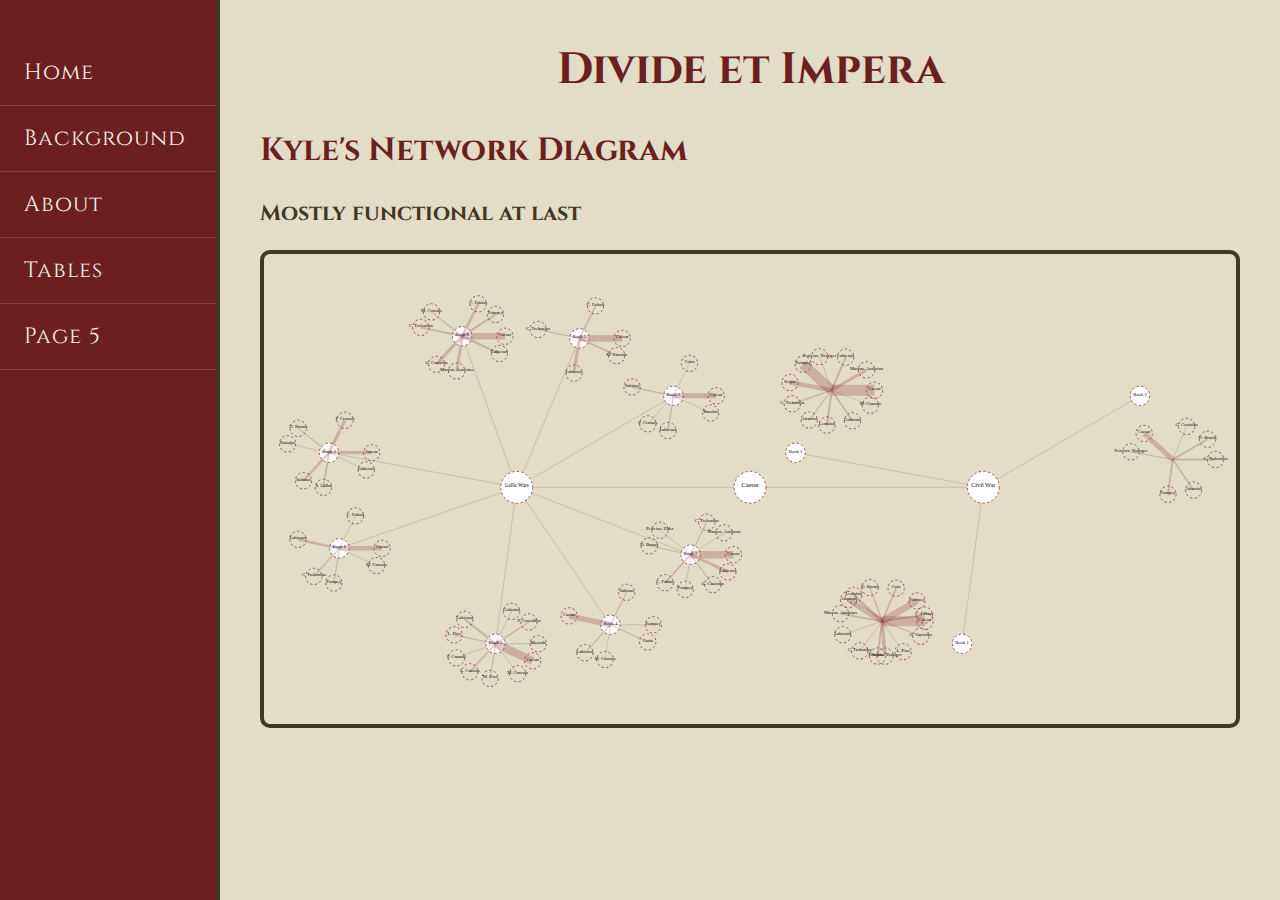
<file: docs/network-output.html>
<!DOCTYPE HTML>
<html>
   <head>
      <meta http-equiv="Content-Type" content="text/html; charset=UTF-8">
      <title>Network</title>
      <link type="text/css" href="style.css" rel="stylesheet">
   </head>
   <body>
      <nav>
         <div><a href="index.html">Home</a></div>
         <div><a href="background.html">Background</a></div>
         <div><a href="about.html">About</a></div>
         <div><a href="romanTable.html">Tables</a></div>
         <div><a href="page5.html">Page 5</a></div>
      </nav>
      <div class="main-content">
         <h1>Divide et Impera</h1>
         <h2>Kyle's Network Diagram</h2>
         <h3>Mostly functional at last</h3>
         <p>
            <div class="kyle-svg"><svg xmlns="http://www.w3.org/2000/svg" width="auto" height="auto" viewBox="-125 -800 1250 600">
                  <desc>A network graph</desc>
                  <g>
                     <line x1="200" x2="172.67915714983573" y1="-500" y2="-298.73754758051655" stroke="#8a2b2b" opacity="25%"/>
                     <circle r="12.5" cx="172.67915714983573" cy="-298.73754758051655" fill="#FFFFFF" stroke="#8a2b2b" stroke-dasharray="3"/>
                     <text x="172.67915714983573" y="-298.73754758051655" text-anchor="middle" font-size="6">Book 1</text>
                  </g>
                  <g>
                     <line x1="200" x2="401.50979020532407" y1="-500" y2="-617.5737648029937" stroke="#8a2b2b" opacity="25%"/>
                     <circle r="12.5" cx="401.50979020532407" cy="-617.5737648029937" fill="#FFFFFF" stroke="#8a2b2b" stroke-dasharray="3"/>
                     <text x="401.50979020532407" y="-617.5737648029937" text-anchor="middle" font-size="6">Book 2</text>
                  </g>
                  <g>
                     <line x1="200" x2="-41.46825491682125" y1="-500" y2="-544.4336148217485" stroke="#8a2b2b" opacity="25%"/>
                     <circle r="12.5" cx="-41.46825491682125" cy="-544.4336148217485" fill="#FFFFFF" stroke="#8a2b2b" stroke-dasharray="3"/>
                     <text x="-41.46825491682125" y="-544.4336148217485" text-anchor="middle" font-size="6">Book 3</text>
                  </g>
                  <g>
                     <line x1="200" x2="320.578949564234" y1="-500" y2="-323.1572973141661" stroke="#8a2b2b" opacity="25%"/>
                     <circle r="12.5" cx="320.578949564234" cy="-323.1572973141661" fill="#FFFFFF" stroke="#8a2b2b" stroke-dasharray="3"/>
                     <text x="320.578949564234" y="-323.1572973141661" text-anchor="middle" font-size="6">Book 4</text>
                  </g>
                  <g>
                     <line x1="200" x2="280.6308731199491" y1="-500" y2="-691.4526438715261" stroke="#8a2b2b" opacity="25%"/>
                     <circle r="12.5" cx="280.6308731199491" cy="-691.4526438715261" fill="#FFFFFF" stroke="#8a2b2b" stroke-dasharray="3"/>
                     <text x="280.6308731199491" y="-691.4526438715261" text-anchor="middle" font-size="6">Book 5</text>
                  </g>
                  <g>
                     <line x1="200" x2="-28.13054602013065" y1="-500" y2="-421.46859228208103" stroke="#8a2b2b" opacity="25%"/>
                     <circle r="12.5" cx="-28.13054602013065" cy="-421.46859228208103" fill="#FFFFFF" stroke="#8a2b2b" stroke-dasharray="3"/>
                     <text x="-28.13054602013065" y="-421.46859228208103" text-anchor="middle" font-size="6">Book 6</text>
                  </g>
                  <g>
                     <line x1="200" x2="423.66701521272694" y1="-500" y2="-413.29852581289856" stroke="#8a2b2b" opacity="25%"/>
                     <circle r="12.5" cx="423.66701521272694" cy="-413.29852581289856" fill="#FFFFFF" stroke="#8a2b2b" stroke-dasharray="3"/>
                     <text x="423.66701521272694" y="-413.29852581289856" text-anchor="middle" font-size="6">Book 7</text>
                  </g>
                  <g>
                     <line x1="200" x2="129.7864548570845" y1="-500" y2="-694.1804339913971" stroke="#8a2b2b" opacity="25%"/>
                     <circle r="12.5" cx="129.7864548570845" cy="-694.1804339913971" fill="#FFFFFF" stroke="#8a2b2b" stroke-dasharray="3"/>
                     <text x="129.7864548570845" y="-694.1804339913971" text-anchor="middle" font-size="6">Book 8</text>
                  </g>
                  <g>
                     <line x1="172.67915714983573" x2="227.67915714983573" y1="-298.73754758051655" y2="-298.73754758051655" stroke="#8a2b2b" opacity="25%" stroke-width="1.4142135623730951"/>
                     <circle r="10.5" cx="227.67915714983573" cy="-298.73754758051655" fill="none" stroke="#8a2b2b" stroke-dasharray="3"/>
                     <text x="227.67915714983573" y="-298.73754758051655" text-anchor="middle" font-size="6">Messala</text>
                  </g>
                  <g>
                     <line x1="172.67915714983573" x2="165.64115422032847" y1="-298.73754758051655" y2="-254.10749917557632" stroke="#8a2b2b" opacity="25%" stroke-width="1.4142135623730951"/>
                     <circle r="10.5" cx="165.64115422032847" cy="-254.10749917557632" fill="none" stroke="#8a2b2b" stroke-dasharray="3"/>
                     <text x="165.64115422032847" y="-254.10749917557632" text-anchor="middle" font-size="6">M. Piso</text>
                  </g>
                  <g>
                     <line x1="172.67915714983573" x2="119.48037479477219" y1="-298.73754758051655" y2="-310.1595989048082" stroke="#8a2b2b" opacity="25%" stroke-width="1.4142135623730951"/>
                     <circle r="10.5" cx="119.48037479477219" cy="-310.1595989048082" fill="none" stroke="#8a2b2b" stroke-dasharray="3"/>
                     <text x="119.48037479477219" y="-310.1595989048082" text-anchor="middle" font-size="6">L. Piso</text>
                  </g>
                  <g>
                     <line x1="172.67915714983573" x2="193.3321850270214" y1="-298.73754758051655" y2="-340.44438032431685" stroke="#8a2b2b" opacity="25%" stroke-width="1"/>
                     <circle r="10.5" cx="193.3321850270214" cy="-340.44438032431685" fill="none" stroke="#8a2b2b" stroke-dasharray="3"/>
                     <text x="193.3321850270214" y="-340.44438032431685" text-anchor="middle" font-size="6">Gabinius</text>
                  </g>
                  <g>
                     <line x1="172.67915714983573" x2="220.59226420661463" y1="-298.73754758051655" y2="-276.6415758550854" stroke="#8a2b2b" opacity="25%" stroke-width="10.392304845413264"/>
                     <circle r="10.5" cx="220.59226420661463" cy="-276.6415758550854" fill="none" stroke="#8a2b2b" stroke-dasharray="3"/>
                     <text x="220.59226420661463" y="-276.6415758550854" text-anchor="middle" font-size="6">Caesar</text>
                  </g>
                  <g>
                     <line x1="172.67915714983573" x2="139.76385335165355" y1="-298.73754758051655" y2="-262.6856789724942" stroke="#8a2b2b" opacity="25%" stroke-width="1.7320508075688772"/>
                     <circle r="10.5" cx="139.76385335165355" cy="-262.6856789724942" fill="none" stroke="#8a2b2b" stroke-dasharray="3"/>
                     <text x="139.76385335165355" y="-262.6856789724942" text-anchor="middle" font-size="6">L. Cassius</text>
                  </g>
                  <g>
                     <line x1="172.67915714983573" x2="133.18997753150148" y1="-298.73754758051655" y2="-330.06017955603755" stroke="#8a2b2b" opacity="25%" stroke-width="2.6457513110645907"/>
                     <circle r="10.5" cx="133.18997753150148" cy="-330.06017955603755" fill="none" stroke="#8a2b2b" stroke-dasharray="3"/>
                     <text x="133.18997753150148" y="-330.06017955603755" text-anchor="middle" font-size="6">Labienus</text>
                  </g>
                  <g>
                     <line x1="172.67915714983573" x2="215.70082319666065" y1="-298.73754758051655" y2="-326.77309707568094" stroke="#8a2b2b" opacity="25%" stroke-width="1.7320508075688772"/>
                     <circle r="10.5" cx="215.70082319666065" cy="-326.77309707568094" fill="none" stroke="#8a2b2b" stroke-dasharray="3"/>
                     <text x="215.70082319666065" y="-326.77309707568094" text-anchor="middle" font-size="6">P. Considius</text>
                  </g>
                  <g>
                     <line x1="172.67915714983573" x2="201.15791452563047" y1="-298.73754758051655" y2="-260.2398508967296" stroke="#8a2b2b" opacity="25%" stroke-width="1"/>
                     <circle r="10.5" cx="201.15791452563047" cy="-260.2398508967296" fill="none" stroke="#8a2b2b" stroke-dasharray="3"/>
                     <text x="201.15791452563047" y="-260.2398508967296" text-anchor="middle" font-size="6">M. Crassus</text>
                  </g>
                  <g>
                     <line x1="172.67915714983573" x2="122.3689973633901" y1="-298.73754758051655" y2="-280.5546127049803" stroke="#8a2b2b" opacity="25%" stroke-width="1"/>
                     <circle r="10.5" cx="122.3689973633901" cy="-280.5546127049803" fill="none" stroke="#8a2b2b" stroke-dasharray="3"/>
                     <text x="122.3689973633901" y="-280.5546127049803" text-anchor="middle" font-size="6">P. Crassus</text>
                  </g>
                  <g>
                     <line x1="-41.46825491682125" x2="13.531745083178748" y1="-544.4336148217485" y2="-544.4336148217485" stroke="#8a2b2b" opacity="25%" stroke-width="4.242640687119285"/>
                     <circle r="10.5" cx="13.531745083178748" cy="-544.4336148217485" fill="none" stroke="#8a2b2b" stroke-dasharray="3"/>
                     <text x="13.531745083178748" y="-544.4336148217485" text-anchor="middle" font-size="6">Caesar</text>
                  </g>
                  <g>
                     <line x1="-41.46825491682125" x2="-48.50625784632851" y1="-544.4336148217485" y2="-499.8035664168083" stroke="#8a2b2b" opacity="25%" stroke-width="2.23606797749979"/>
                     <circle r="10.5" cx="-48.50625784632851" cy="-499.8035664168083" fill="none" stroke="#8a2b2b" stroke-dasharray="3"/>
                     <text x="-48.50625784632851" y="-499.8035664168083" text-anchor="middle" font-size="6">S. Galba</text>
                  </g>
                  <g>
                     <line x1="-41.46825491682125" x2="-94.6670372718848" y1="-544.4336148217485" y2="-555.8556661460401" stroke="#8a2b2b" opacity="25%" stroke-width="1"/>
                     <circle r="10.5" cx="-94.6670372718848" cy="-555.8556661460401" fill="none" stroke="#8a2b2b" stroke-dasharray="3"/>
                     <text x="-94.6670372718848" y="-555.8556661460401" text-anchor="middle" font-size="6">Baculus</text>
                  </g>
                  <g>
                     <line x1="-41.46825491682125" x2="-20.815227039635587" y1="-544.4336148217485" y2="-586.1404475655488" stroke="#8a2b2b" opacity="25%" stroke-width="4"/>
                     <circle r="10.5" cx="-20.815227039635587" cy="-586.1404475655488" fill="none" stroke="#8a2b2b" stroke-dasharray="3"/>
                     <text x="-20.815227039635587" y="-586.1404475655488" text-anchor="middle" font-size="6">P. Crassus</text>
                  </g>
                  <g>
                     <line x1="-41.46825491682125" x2="6.444852139957639" y1="-544.4336148217485" y2="-522.3376430963174" stroke="#8a2b2b" opacity="25%" stroke-width="1"/>
                     <circle r="10.5" cx="6.444852139957639" cy="-522.3376430963174" fill="none" stroke="#8a2b2b" stroke-dasharray="3"/>
                     <text x="6.444852139957639" y="-522.3376430963174" text-anchor="middle" font-size="6">Labienus</text>
                  </g>
                  <g>
                     <line x1="-41.46825491682125" x2="-74.38355871500345" y1="-544.4336148217485" y2="-508.38174621372616" stroke="#8a2b2b" opacity="25%" stroke-width="3.1622776601683795"/>
                     <circle r="10.5" cx="-74.38355871500345" cy="-508.38174621372616" fill="none" stroke="#8a2b2b" stroke-dasharray="3"/>
                     <text x="-74.38355871500345" y="-508.38174621372616" text-anchor="middle" font-size="6">Sabinus</text>
                  </g>
                  <g>
                     <line x1="-41.46825491682125" x2="-80.9574345351555" y1="-544.4336148217485" y2="-575.7562467972696" stroke="#8a2b2b" opacity="25%" stroke-width="1.4142135623730951"/>
                     <circle r="10.5" cx="-80.9574345351555" cy="-575.7562467972696" fill="none" stroke="#8a2b2b" stroke-dasharray="3"/>
                     <text x="-80.9574345351555" y="-575.7562467972696" text-anchor="middle" font-size="6">D. Brutus</text>
                  </g>
                  <g>
                     <line x1="401.50979020532407" x2="456.50979020532407" y1="-617.5737648029937" y2="-617.5737648029937" stroke="#8a2b2b" opacity="25%" stroke-width="6.48074069840786"/>
                     <circle r="10.5" cx="456.50979020532407" cy="-617.5737648029937" fill="none" stroke="#8a2b2b" stroke-dasharray="3"/>
                     <text x="456.50979020532407" y="-617.5737648029937" text-anchor="middle" font-size="6">Caesar</text>
                  </g>
                  <g>
                     <line x1="401.50979020532407" x2="394.47178727581684" y1="-617.5737648029937" y2="-572.9437163980534" stroke="#8a2b2b" opacity="25%" stroke-width="1.7320508075688772"/>
                     <circle r="10.5" cx="394.47178727581684" cy="-572.9437163980534" fill="none" stroke="#8a2b2b" stroke-dasharray="3"/>
                     <text x="394.47178727581684" y="-572.9437163980534" text-anchor="middle" font-size="6">Labienus</text>
                  </g>
                  <g>
                     <line x1="401.50979020532407" x2="348.3110078502605" y1="-617.5737648029937" y2="-628.9958161272853" stroke="#8a2b2b" opacity="25%" stroke-width="1.7320508075688772"/>
                     <circle r="10.5" cx="348.3110078502605" cy="-628.9958161272853" fill="none" stroke="#8a2b2b" stroke-dasharray="3"/>
                     <text x="348.3110078502605" y="-628.9958161272853" text-anchor="middle" font-size="6">Sabinus</text>
                  </g>
                  <g>
                     <line x1="401.50979020532407" x2="422.1628180825097" y1="-617.5737648029937" y2="-659.280597546794" stroke="#8a2b2b" opacity="25%" stroke-width="1"/>
                     <circle r="10.5" cx="422.1628180825097" cy="-659.280597546794" fill="none" stroke="#8a2b2b" stroke-dasharray="3"/>
                     <text x="422.1628180825097" y="-659.280597546794" text-anchor="middle" font-size="6">Cotta</text>
                  </g>
                  <g>
                     <line x1="401.50979020532407" x2="449.42289726210294" y1="-617.5737648029937" y2="-595.4777930775625" stroke="#8a2b2b" opacity="25%" stroke-width="1"/>
                     <circle r="10.5" cx="449.42289726210294" cy="-595.4777930775625" fill="none" stroke="#8a2b2b" stroke-dasharray="3"/>
                     <text x="449.42289726210294" y="-595.4777930775625" text-anchor="middle" font-size="6">Baculus</text>
                  </g>
                  <g>
                     <line x1="401.50979020532407" x2="368.59448640714186" y1="-617.5737648029937" y2="-581.5218961949713" stroke="#8a2b2b" opacity="25%" stroke-width="1"/>
                     <circle r="10.5" cx="368.59448640714186" cy="-581.5218961949713" fill="none" stroke="#8a2b2b" stroke-dasharray="3"/>
                     <text x="368.59448640714186" y="-581.5218961949713" text-anchor="middle" font-size="6">P. Crassus</text>
                  </g>
                  <g>
                     <line x1="280.6308731199491" x2="335.6308731199491" y1="-691.4526438715261" y2="-691.4526438715261" stroke="#8a2b2b" opacity="25%" stroke-width="8.54400374531753"/>
                     <circle r="10.5" cx="335.6308731199491" cy="-691.4526438715261" fill="none" stroke="#8a2b2b" stroke-dasharray="3"/>
                     <text x="335.6308731199491" y="-691.4526438715261" text-anchor="middle" font-size="6">Caesar</text>
                  </g>
                  <g>
                     <line x1="280.6308731199491" x2="273.5928701904419" y1="-691.4526438715261" y2="-646.8225954665859" stroke="#8a2b2b" opacity="25%" stroke-width="4"/>
                     <circle r="10.5" cx="273.5928701904419" cy="-646.8225954665859" fill="none" stroke="#8a2b2b" stroke-dasharray="3"/>
                     <text x="273.5928701904419" y="-646.8225954665859" text-anchor="middle" font-size="6">Labienus</text>
                  </g>
                  <g>
                     <line x1="280.6308731199491" x2="227.43209076488557" y1="-691.4526438715261" y2="-702.8746951958177" stroke="#8a2b2b" opacity="25%" stroke-width="1.4142135623730951"/>
                     <circle r="10.5" cx="227.43209076488557" cy="-702.8746951958177" fill="none" stroke="#8a2b2b" stroke-dasharray="3"/>
                     <text x="227.43209076488557" y="-702.8746951958177" text-anchor="middle" font-size="6">C. Trebonius</text>
                  </g>
                  <g>
                     <line x1="280.6308731199491" x2="301.28390099713477" y1="-691.4526438715261" y2="-733.1594766153264" stroke="#8a2b2b" opacity="25%" stroke-width="2"/>
                     <circle r="10.5" cx="301.28390099713477" cy="-733.1594766153264" fill="none" stroke="#8a2b2b" stroke-dasharray="3"/>
                     <text x="301.28390099713477" y="-733.1594766153264" text-anchor="middle" font-size="6">C. Fabius</text>
                  </g>
                  <g>
                     <line x1="280.6308731199491" x2="328.543980176728" y1="-691.4526438715261" y2="-669.356672146095" stroke="#8a2b2b" opacity="25%" stroke-width="2.23606797749979"/>
                     <circle r="10.5" cx="328.543980176728" cy="-669.356672146095" fill="none" stroke="#8a2b2b" stroke-dasharray="3"/>
                     <text x="328.543980176728" y="-669.356672146095" text-anchor="middle" font-size="6">M. Crassus</text>
                  </g>
                  <g>
                     <line x1="320.578949564234" x2="375.578949564234" y1="-323.1572973141661" y2="-323.1572973141661" stroke="#8a2b2b" opacity="25%" stroke-width="1"/>
                     <circle r="10.5" cx="375.578949564234" cy="-323.1572973141661" fill="none" stroke="#8a2b2b" stroke-dasharray="3"/>
                     <text x="375.578949564234" y="-323.1572973141661" text-anchor="middle" font-size="6">Pompey</text>
                  </g>
                  <g>
                     <line x1="320.578949564234" x2="313.54094663472677" y1="-323.1572973141661" y2="-278.5272489092259" stroke="#8a2b2b" opacity="25%" stroke-width="1"/>
                     <circle r="10.5" cx="313.54094663472677" cy="-278.5272489092259" fill="none" stroke="#8a2b2b" stroke-dasharray="3"/>
                     <text x="313.54094663472677" y="-278.5272489092259" text-anchor="middle" font-size="6">M. Crassus</text>
                  </g>
                  <g>
                     <line x1="320.578949564234" x2="267.38016720917045" y1="-323.1572973141661" y2="-334.57934863845776" stroke="#8a2b2b" opacity="25%" stroke-width="7.0710678118654755"/>
                     <circle r="10.5" cx="267.38016720917045" cy="-334.57934863845776" fill="none" stroke="#8a2b2b" stroke-dasharray="3"/>
                     <text x="267.38016720917045" y="-334.57934863845776" text-anchor="middle" font-size="6">Caesar</text>
                  </g>
                  <g>
                     <line x1="320.578949564234" x2="341.23197744141964" y1="-323.1572973141661" y2="-364.8641300579664" stroke="#8a2b2b" opacity="25%" stroke-width="1.4142135623730951"/>
                     <circle r="10.5" cx="341.23197744141964" cy="-364.8641300579664" fill="none" stroke="#8a2b2b" stroke-dasharray="3"/>
                     <text x="341.23197744141964" y="-364.8641300579664" text-anchor="middle" font-size="6">Sabinus</text>
                  </g>
                  <g>
                     <line x1="320.578949564234" x2="368.49205662101286" y1="-323.1572973141661" y2="-301.061325588735" stroke="#8a2b2b" opacity="25%" stroke-width="1.4142135623730951"/>
                     <circle r="10.5" cx="368.49205662101286" cy="-301.061325588735" fill="none" stroke="#8a2b2b" stroke-dasharray="3"/>
                     <text x="368.49205662101286" y="-301.061325588735" text-anchor="middle" font-size="6">Cotta</text>
                  </g>
                  <g>
                     <line x1="320.578949564234" x2="287.6636457660518" y1="-323.1572973141661" y2="-287.10542870614375" stroke="#8a2b2b" opacity="25%" stroke-width="1.4142135623730951"/>
                     <circle r="10.5" cx="287.6636457660518" cy="-287.10542870614375" fill="none" stroke="#8a2b2b" stroke-dasharray="3"/>
                     <text x="287.6636457660518" y="-287.10542870614375" text-anchor="middle" font-size="6">Labienus</text>
                  </g>
                  <g>
                     <line x1="423.66701521272694" x2="478.66701521272694" y1="-413.29852581289856" y2="-413.29852581289856" stroke="#8a2b2b" opacity="25%" stroke-width="9.591663046625438"/>
                     <circle r="10.5" cx="478.66701521272694" cy="-413.29852581289856" fill="none" stroke="#8a2b2b" stroke-dasharray="3"/>
                     <text x="478.66701521272694" y="-413.29852581289856" text-anchor="middle" font-size="6">Caesar</text>
                  </g>
                  <g>
                     <line x1="423.66701521272694" x2="416.6290122832197" y1="-413.29852581289856" y2="-368.66847740795833" stroke="#8a2b2b" opacity="25%" stroke-width="1"/>
                     <circle r="10.5" cx="416.6290122832197" cy="-368.66847740795833" fill="none" stroke="#8a2b2b" stroke-dasharray="3"/>
                     <text x="416.6290122832197" y="-368.66847740795833" text-anchor="middle" font-size="6">Pompey</text>
                  </g>
                  <g>
                     <line x1="423.66701521272694" x2="370.4682328576634" y1="-413.29852581289856" y2="-424.7205771371902" stroke="#8a2b2b" opacity="25%" stroke-width="1.4142135623730951"/>
                     <circle r="10.5" cx="370.4682328576634" cy="-424.7205771371902" fill="none" stroke="#8a2b2b" stroke-dasharray="3"/>
                     <text x="370.4682328576634" y="-424.7205771371902" text-anchor="middle" font-size="6">D. Brutus</text>
                  </g>
                  <g>
                     <line x1="423.66701521272694" x2="444.3200430899126" y1="-413.29852581289856" y2="-455.00535855669887" stroke="#8a2b2b" opacity="25%" stroke-width="1.4142135623730951"/>
                     <circle r="10.5" cx="444.3200430899126" cy="-455.00535855669887" fill="none" stroke="#8a2b2b" stroke-dasharray="3"/>
                     <text x="444.3200430899126" y="-455.00535855669887" text-anchor="middle" font-size="6">C. Trebonius</text>
                  </g>
                  <g>
                     <line x1="423.66701521272694" x2="471.5801222695058" y1="-413.29852581289856" y2="-391.20255408746743" stroke="#8a2b2b" opacity="25%" stroke-width="3.872983346207417"/>
                     <circle r="10.5" cx="471.5801222695058" cy="-391.20255408746743" fill="none" stroke="#8a2b2b" stroke-dasharray="3"/>
                     <text x="471.5801222695058" y="-391.20255408746743" text-anchor="middle" font-size="6">Labienus</text>
                  </g>
                  <g>
                     <line x1="423.66701521272694" x2="390.75171141454473" y1="-413.29852581289856" y2="-377.2466572048762" stroke="#8a2b2b" opacity="25%" stroke-width="2.23606797749979"/>
                     <circle r="10.5" cx="390.75171141454473" cy="-377.2466572048762" fill="none" stroke="#8a2b2b" stroke-dasharray="3"/>
                     <text x="390.75171141454473" y="-377.2466572048762" text-anchor="middle" font-size="6">C. Fabius</text>
                  </g>
                  <g>
                     <line x1="423.66701521272694" x2="384.1778355943927" y1="-413.29852581289856" y2="-444.62115778841957" stroke="#8a2b2b" opacity="25%" stroke-width="1"/>
                     <circle r="10.5" cx="384.1778355943927" cy="-444.62115778841957" fill="none" stroke="#8a2b2b" stroke-dasharray="3"/>
                     <text x="384.1778355943927" y="-444.62115778841957" text-anchor="middle" font-size="6">Petreius. Elder</text>
                  </g>
                  <g>
                     <line x1="423.66701521272694" x2="466.68868125955186" y1="-413.29852581289856" y2="-441.33407530806295" stroke="#8a2b2b" opacity="25%" stroke-width="1"/>
                     <circle r="10.5" cx="466.68868125955186" cy="-441.33407530806295" fill="none" stroke="#8a2b2b" stroke-dasharray="3"/>
                     <text x="466.68868125955186" y="-441.33407530806295" text-anchor="middle" font-size="6">Marcus. Antonius</text>
                  </g>
                  <g>
                     <line x1="423.66701521272694" x2="452.14577258852165" y1="-413.29852581289856" y2="-374.8008291291116" stroke="#8a2b2b" opacity="25%" stroke-width="1.4142135623730951"/>
                     <circle r="10.5" cx="452.14577258852165" cy="-374.8008291291116" fill="none" stroke="#8a2b2b" stroke-dasharray="3"/>
                     <text x="452.14577258852165" y="-374.8008291291116" text-anchor="middle" font-size="6">G. Caninius</text>
                  </g>
                  <g>
                     <line x1="-28.13054602013065" x2="26.86945397986935" y1="-421.46859228208103" y2="-421.46859228208103" stroke="#8a2b2b" opacity="25%" stroke-width="5.744562646538029"/>
                     <circle r="10.5" cx="26.86945397986935" cy="-421.46859228208103" fill="none" stroke="#8a2b2b" stroke-dasharray="3"/>
                     <text x="26.86945397986935" y="-421.46859228208103" text-anchor="middle" font-size="6">Caesar</text>
                  </g>
                  <g>
                     <line x1="-28.13054602013065" x2="-35.16854894963791" y1="-421.46859228208103" y2="-376.8385438771408" stroke="#8a2b2b" opacity="25%" stroke-width="1.4142135623730951"/>
                     <circle r="10.5" cx="-35.16854894963791" cy="-376.8385438771408" fill="none" stroke="#8a2b2b" stroke-dasharray="3"/>
                     <text x="-35.16854894963791" y="-376.8385438771408" text-anchor="middle" font-size="6">Pompey</text>
                  </g>
                  <g>
                     <line x1="-28.13054602013065" x2="-81.3293283751942" y1="-421.46859228208103" y2="-432.8906436063727" stroke="#8a2b2b" opacity="25%" stroke-width="3.1622776601683795"/>
                     <circle r="10.5" cx="-81.3293283751942" cy="-432.8906436063727" fill="none" stroke="#8a2b2b" stroke-dasharray="3"/>
                     <text x="-81.3293283751942" y="-432.8906436063727" text-anchor="middle" font-size="6">Labienus</text>
                  </g>
                  <g>
                     <line x1="-28.13054602013065" x2="-7.477518142944987" y1="-421.46859228208103" y2="-463.17542502588134" stroke="#8a2b2b" opacity="25%" stroke-width="1"/>
                     <circle r="10.5" cx="-7.477518142944987" cy="-463.17542502588134" fill="none" stroke="#8a2b2b" stroke-dasharray="3"/>
                     <text x="-7.477518142944987" y="-463.17542502588134" text-anchor="middle" font-size="6">C. Fabius</text>
                  </g>
                  <g>
                     <line x1="-28.13054602013065" x2="19.78256103664824" y1="-421.46859228208103" y2="-399.3726205566499" stroke="#8a2b2b" opacity="25%" stroke-width="1"/>
                     <circle r="10.5" cx="19.78256103664824" cy="-399.3726205566499" fill="none" stroke="#8a2b2b" stroke-dasharray="3"/>
                     <text x="19.78256103664824" y="-399.3726205566499" text-anchor="middle" font-size="6">M. Crassus</text>
                  </g>
                  <g>
                     <line x1="-28.13054602013065" x2="-61.045849818312846" y1="-421.46859228208103" y2="-385.4167236740587" stroke="#8a2b2b" opacity="25%" stroke-width="1.7320508075688772"/>
                     <circle r="10.5" cx="-61.045849818312846" cy="-385.4167236740587" fill="none" stroke="#8a2b2b" stroke-dasharray="3"/>
                     <text x="-61.045849818312846" y="-385.4167236740587" text-anchor="middle" font-size="6">C. Trebonius</text>
                  </g>
                  <g>
                     <line x1="129.7864548570845" x2="184.7864548570845" y1="-694.1804339913971" y2="-694.1804339913971" stroke="#8a2b2b" opacity="25%" stroke-width="8.306623862918075"/>
                     <circle r="10.5" cx="184.7864548570845" cy="-694.1804339913971" fill="none" stroke="#8a2b2b" stroke-dasharray="3"/>
                     <text x="184.7864548570845" y="-694.1804339913971" text-anchor="middle" font-size="6">Caesar</text>
                  </g>
                  <g>
                     <line x1="129.7864548570845" x2="122.74845192757724" y1="-694.1804339913971" y2="-649.5503855864569" stroke="#8a2b2b" opacity="25%" stroke-width="3.4641016151377544"/>
                     <circle r="10.5" cx="122.74845192757724" cy="-649.5503855864569" fill="none" stroke="#8a2b2b" stroke-dasharray="3"/>
                     <text x="122.74845192757724" y="-649.5503855864569" text-anchor="middle" font-size="6">Marcus. Antonius</text>
                  </g>
                  <g>
                     <line x1="129.7864548570845" x2="76.58767250202095" y1="-694.1804339913971" y2="-705.6024853156887" stroke="#8a2b2b" opacity="25%" stroke-width="2.449489742783178"/>
                     <circle r="10.5" cx="76.58767250202095" cy="-705.6024853156887" fill="none" stroke="#8a2b2b" stroke-dasharray="3"/>
                     <text x="76.58767250202095" y="-705.6024853156887" text-anchor="middle" font-size="6">C. Trebonius</text>
                  </g>
                  <g>
                     <line x1="129.7864548570845" x2="150.43948273427014" y1="-694.1804339913971" y2="-735.8872667351974" stroke="#8a2b2b" opacity="25%" stroke-width="3.3166247903554"/>
                     <circle r="10.5" cx="150.43948273427014" cy="-735.8872667351974" fill="none" stroke="#8a2b2b" stroke-dasharray="3"/>
                     <text x="150.43948273427014" y="-735.8872667351974" text-anchor="middle" font-size="6">C. Fabius</text>
                  </g>
                  <g>
                     <line x1="129.7864548570845" x2="177.6995619138634" y1="-694.1804339913971" y2="-672.084462265966" stroke="#8a2b2b" opacity="25%" stroke-width="2.6457513110645907"/>
                     <circle r="10.5" cx="177.6995619138634" cy="-672.084462265966" fill="none" stroke="#8a2b2b" stroke-dasharray="3"/>
                     <text x="177.6995619138634" y="-672.084462265966" text-anchor="middle" font-size="6">Labienus</text>
                  </g>
                  <g>
                     <line x1="129.7864548570845" x2="96.8711510589023" y1="-694.1804339913971" y2="-658.1285653833747" stroke="#8a2b2b" opacity="25%" stroke-width="3.872983346207417"/>
                     <circle r="10.5" cx="96.8711510589023" cy="-658.1285653833747" fill="none" stroke="#8a2b2b" stroke-dasharray="3"/>
                     <text x="96.8711510589023" y="-658.1285653833747" text-anchor="middle" font-size="6">G. Caninius</text>
                  </g>
                  <g>
                     <line x1="129.7864548570845" x2="90.29727523875025" y1="-694.1804339913971" y2="-725.5030659669181" stroke="#8a2b2b" opacity="25%" stroke-width="1.4142135623730951"/>
                     <circle r="10.5" cx="90.29727523875025" cy="-725.5030659669181" fill="none" stroke="#8a2b2b" stroke-dasharray="3"/>
                     <text x="90.29727523875025" y="-725.5030659669181" text-anchor="middle" font-size="6">M. Crassus</text>
                  </g>
                  <g>
                     <line x1="129.7864548570845" x2="172.8081209039094" y1="-694.1804339913971" y2="-722.2159834865614" stroke="#8a2b2b" opacity="25%" stroke-width="2.6457513110645907"/>
                     <circle r="10.5" cx="172.8081209039094" cy="-722.2159834865614" fill="none" stroke="#8a2b2b" stroke-dasharray="3"/>
                     <text x="172.8081209039094" y="-722.2159834865614" text-anchor="middle" font-size="6">Pompey</text>
                  </g>
                  <g>
                     <line x1="800" x2="772.6791571498358" y1="-500" y2="-298.73754758051655" stroke="#8a2b2b" opacity="25%"/>
                     <circle r="12.5" cx="772.6791571498358" cy="-298.73754758051655" fill="#FFFFFF" stroke="#8a2b2b" stroke-dasharray="3"/>
                     <text x="772.6791571498358" y="-298.73754758051655" text-anchor="middle" font-size="6">Book 1</text>
                  </g>
                  <g>
                     <line x1="800" x2="1001.5097902053241" y1="-500" y2="-617.5737648029937" stroke="#8a2b2b" opacity="25%"/>
                     <circle r="12.5" cx="1001.5097902053241" cy="-617.5737648029937" fill="#FFFFFF" stroke="#8a2b2b" stroke-dasharray="3"/>
                     <text x="1001.5097902053241" y="-617.5737648029937" text-anchor="middle" font-size="6">Book 2</text>
                  </g>
                  <g>
                     <line x1="800" x2="558.5317450831787" y1="-500" y2="-544.4336148217485" stroke="#8a2b2b" opacity="25%"/>
                     <circle r="12.5" cx="558.5317450831787" cy="-544.4336148217485" fill="#FFFFFF" stroke="#8a2b2b" stroke-dasharray="3"/>
                     <text x="558.5317450831787" y="-544.4336148217485" text-anchor="middle" font-size="6">Book 3</text>
                  </g>
                  <g>
                     <line x1="605.0360622229118" x2="660.0360622229118" y1="-624.7433845372432" y2="-624.7433845372432" stroke="#8a2b2b" opacity="25%" stroke-width="14.106735979665885"/>
                     <circle r="10.5" cx="660.0360622229118" cy="-624.7433845372432" fill="none" stroke="#8a2b2b" stroke-dasharray="3"/>
                     <text x="660.0360622229118" y="-624.7433845372432" text-anchor="middle" font-size="6">Caesar</text>
                  </g>
                  <g>
                     <line x1="605.0360622229118" x2="568.3544688320375" y1="-624.7433845372432" y2="-658.2734767588139" stroke="#8a2b2b" opacity="25%" stroke-width="13.30413469565007"/>
                     <circle r="10.5" cx="568.3544688320375" cy="-658.2734767588139" fill="none" stroke="#8a2b2b" stroke-dasharray="3"/>
                     <text x="568.3544688320375" y="-658.2734767588139" text-anchor="middle" font-size="6">Pompey</text>
                  </g>
                  <g>
                     <line x1="605.0360622229118" x2="598.9647638117642" y1="-624.7433845372432" y2="-580.0183951106912" stroke="#8a2b2b" opacity="25%" stroke-width="2.8284271247461903"/>
                     <circle r="10.5" cx="598.9647638117642" cy="-580.0183951106912" fill="none" stroke="#8a2b2b" stroke-dasharray="3"/>
                     <text x="598.9647638117642" y="-580.0183951106912" text-anchor="middle" font-size="6">Lentulus</text>
                  </g>
                  <g>
                     <line x1="605.0360622229118" x2="649.8160156018728" y1="-624.7433845372432" y2="-650.8708878267973" stroke="#8a2b2b" opacity="25%" stroke-width="3.872983346207417"/>
                     <circle r="10.5" cx="649.8160156018728" cy="-650.8708878267973" fill="none" stroke="#8a2b2b" stroke-dasharray="3"/>
                     <text x="649.8160156018728" y="-650.8708878267973" text-anchor="middle" font-size="6">Marcus. Antonius</text>
                  </g>
                  <g>
                     <line x1="605.0360622229118" x2="551.3764500191737" y1="-624.7433845372432" y2="-634.6175211642984" stroke="#8a2b2b" opacity="25%" stroke-width="5.830951894845301"/>
                     <circle r="10.5" cx="551.3764500191737" cy="-634.6175211642984" fill="none" stroke="#8a2b2b" stroke-dasharray="3"/>
                     <text x="551.3764500191737" y="-634.6175211642984" text-anchor="middle" font-size="6">Scipio</text>
                  </g>
                  <g>
                     <line x1="605.0360622229118" x2="631.8313843482972" y1="-624.7433845372432" y2="-585.4450061626134" stroke="#8a2b2b" opacity="25%" stroke-width="2"/>
                     <circle r="10.5" cx="631.8313843482972" cy="-585.4450061626134" fill="none" stroke="#8a2b2b" stroke-dasharray="3"/>
                     <text x="631.8313843482972" y="-585.4450061626134" text-anchor="middle" font-size="6">Gabinius</text>
                  </g>
                  <g>
                     <line x1="605.0360622229118" x2="622.954034027345" y1="-624.7433845372432" y2="-667.2884165086934" stroke="#8a2b2b" opacity="25%" stroke-width="2.449489742783178"/>
                     <circle r="10.5" cx="622.954034027345" cy="-667.2884165086934" fill="none" stroke="#8a2b2b" stroke-dasharray="3"/>
                     <text x="622.954034027345" y="-667.2884165086934" text-anchor="middle" font-size="6">Labienus</text>
                  </g>
                  <g>
                     <line x1="605.0360622229118" x2="554.3403853295495" y1="-624.7433845372432" y2="-607.2919605999278" stroke="#8a2b2b" opacity="25%" stroke-width="1.7320508075688772"/>
                     <circle r="10.5" cx="554.3403853295495" cy="-607.2919605999278" fill="none" stroke="#8a2b2b" stroke-dasharray="3"/>
                     <text x="554.3403853295495" y="-607.2919605999278" text-anchor="middle" font-size="6">C. Trebonius</text>
                  </g>
                  <g>
                     <line x1="605.0360622229118" x2="654.7398433812956" y1="-624.7433845372432" y2="-605.4763902734428" stroke="#8a2b2b" opacity="25%" stroke-width="1"/>
                     <circle r="10.5" cx="654.7398433812956" cy="-605.4763902734428" fill="none" stroke="#8a2b2b" stroke-dasharray="3"/>
                     <text x="654.7398433812956" y="-605.4763902734428" text-anchor="middle" font-size="6">M. Crassus</text>
                  </g>
                  <g>
                     <line x1="605.0360622229118" x2="589.4330521911528" y1="-624.7433845372432" y2="-667.8945920908869" stroke="#8a2b2b" opacity="25%" stroke-width="1"/>
                     <circle r="10.5" cx="589.4330521911528" cy="-667.8945920908869" fill="none" stroke="#8a2b2b" stroke-dasharray="3"/>
                     <text x="589.4330521911528" y="-667.8945920908869" text-anchor="middle" font-size="6">Petreius. Younger</text>
                  </g>
                  <g>
                     <line x1="605.0360622229118" x2="576.1447635975724" y1="-624.7433845372432" y2="-586.4520133534802" stroke="#8a2b2b" opacity="25%" stroke-width="1.4142135623730951"/>
                     <circle r="10.5" cx="576.1447635975724" cy="-586.4520133534802" fill="none" stroke="#8a2b2b" stroke-dasharray="3"/>
                     <text x="576.1447635975724" y="-586.4520133534802" text-anchor="middle" font-size="6">Afranius</text>
                  </g>
                  <g>
                     <line x1="669.9891561859723" x2="724.9891561859723" y1="-327.6888296730667" y2="-327.6888296730667" stroke="#8a2b2b" opacity="25%" stroke-width="12.922847983320086"/>
                     <circle r="10.5" cx="724.9891561859723" cy="-327.6888296730667" fill="none" stroke="#8a2b2b" stroke-dasharray="3"/>
                     <text x="724.9891561859723" y="-327.6888296730667" text-anchor="middle" font-size="6">Caesar</text>
                  </g>
                  <g>
                     <line x1="669.9891561859723" x2="633.307562795098" y1="-327.6888296730667" y2="-361.21892189463745" stroke="#8a2b2b" opacity="25%" stroke-width="3.4641016151377544"/>
                     <circle r="10.5" cx="633.307562795098" cy="-361.21892189463745" fill="none" stroke="#8a2b2b" stroke-dasharray="3"/>
                     <text x="633.307562795098" y="-361.21892189463745" text-anchor="middle" font-size="6">Lentulus</text>
                  </g>
                  <g>
                     <line x1="669.9891561859723" x2="663.9178577748247" y1="-327.6888296730667" y2="-282.96384024651485" stroke="#8a2b2b" opacity="25%" stroke-width="2.6457513110645907"/>
                     <circle r="10.5" cx="663.9178577748247" cy="-282.96384024651485" fill="none" stroke="#8a2b2b" stroke-dasharray="3"/>
                     <text x="663.9178577748247" y="-282.96384024651485" text-anchor="middle" font-size="6">Scipio</text>
                  </g>
                  <g>
                     <line x1="669.9891561859723" x2="714.7691095649332" y1="-327.6888296730667" y2="-353.8163329626209" stroke="#8a2b2b" opacity="25%" stroke-width="8.717797887081348"/>
                     <circle r="10.5" cx="714.7691095649332" cy="-353.8163329626209" fill="none" stroke="#8a2b2b" stroke-dasharray="3"/>
                     <text x="714.7691095649332" y="-353.8163329626209" text-anchor="middle" font-size="6">Pompey</text>
                  </g>
                  <g>
                     <line x1="669.9891561859723" x2="616.3295439822342" y1="-327.6888296730667" y2="-337.56296630012196" stroke="#8a2b2b" opacity="25%" stroke-width="2.449489742783178"/>
                     <circle r="10.5" cx="616.3295439822342" cy="-337.56296630012196" fill="none" stroke="#8a2b2b" stroke-dasharray="3"/>
                     <text x="616.3295439822342" y="-337.56296630012196" text-anchor="middle" font-size="6">Marcus. Antonius</text>
                  </g>
                  <g>
                     <line x1="669.9891561859723" x2="696.7844783113576" y1="-327.6888296730667" y2="-288.390451298437" stroke="#8a2b2b" opacity="25%" stroke-width="1"/>
                     <circle r="10.5" cx="696.7844783113576" cy="-288.390451298437" fill="none" stroke="#8a2b2b" stroke-dasharray="3"/>
                     <text x="696.7844783113576" y="-288.390451298437" text-anchor="middle" font-size="6">L. Piso</text>
                  </g>
                  <g>
                     <line x1="669.9891561859723" x2="687.9071279904055" y1="-327.6888296730667" y2="-370.233861644517" stroke="#8a2b2b" opacity="25%" stroke-width="2.23606797749979"/>
                     <circle r="10.5" cx="687.9071279904055" cy="-370.233861644517" fill="none" stroke="#8a2b2b" stroke-dasharray="3"/>
                     <text x="687.9071279904055" y="-370.233861644517" text-anchor="middle" font-size="6">Cato</text>
                  </g>
                  <g>
                     <line x1="669.9891561859723" x2="619.29347929261" y1="-327.6888296730667" y2="-310.2374057357514" stroke="#8a2b2b" opacity="25%" stroke-width="1"/>
                     <circle r="10.5" cx="619.29347929261" cy="-310.2374057357514" fill="none" stroke="#8a2b2b" stroke-dasharray="3"/>
                     <text x="619.29347929261" y="-310.2374057357514" text-anchor="middle" font-size="6">Labienus</text>
                  </g>
                  <g>
                     <line x1="669.9891561859723" x2="719.6929373443561" y1="-327.6888296730667" y2="-308.4218354092664" stroke="#8a2b2b" opacity="25%" stroke-width="1.4142135623730951"/>
                     <circle r="10.5" cx="719.6929373443561" cy="-308.4218354092664" fill="none" stroke="#8a2b2b" stroke-dasharray="3"/>
                     <text x="719.6929373443561" y="-308.4218354092664" text-anchor="middle" font-size="6">G. Caninius</text>
                  </g>
                  <g>
                     <line x1="669.9891561859723" x2="654.3861461542133" y1="-327.6888296730667" y2="-370.84003722671054" stroke="#8a2b2b" opacity="25%" stroke-width="1.7320508075688772"/>
                     <circle r="10.5" cx="654.3861461542133" cy="-370.84003722671054" fill="none" stroke="#8a2b2b" stroke-dasharray="3"/>
                     <text x="654.3861461542133" y="-370.84003722671054" text-anchor="middle" font-size="6">D. Brutus</text>
                  </g>
                  <g>
                     <line x1="669.9891561859723" x2="641.0978575606329" y1="-327.6888296730667" y2="-289.3974584893038" stroke="#8a2b2b" opacity="25%" stroke-width="1"/>
                     <circle r="10.5" cx="641.0978575606329" cy="-289.3974584893038" fill="none" stroke="#8a2b2b" stroke-dasharray="3"/>
                     <text x="641.0978575606329" y="-289.3974584893038" text-anchor="middle" font-size="6">C. Trebonius</text>
                  </g>
                  <g>
                     <line x1="669.9891561859723" x2="724.1295796253324" y1="-327.6888296730667" y2="-335.6135678700352" stroke="#8a2b2b" opacity="25%" stroke-width="2.6457513110645907"/>
                     <circle r="10.5" cx="724.1295796253324" cy="-335.6135678700352" fill="none" stroke="#8a2b2b" stroke-dasharray="3"/>
                     <text x="724.1295796253324" y="-335.6135678700352" text-anchor="middle" font-size="6">C. Fabius</text>
                  </g>
                  <g>
                     <line x1="669.9891561859723" x2="626.6638366799527" y1="-327.6888296730667" y2="-355.4095817924541" stroke="#8a2b2b" opacity="25%" stroke-width="7.211102550927978"/>
                     <circle r="10.5" cx="626.6638366799527" cy="-355.4095817924541" fill="none" stroke="#8a2b2b" stroke-dasharray="3"/>
                     <text x="626.6638366799527" y="-355.4095817924541" text-anchor="middle" font-size="6">Afranius</text>
                  </g>
                  <g>
                     <line x1="669.9891561859723" x2="673.6393419702315" y1="-327.6888296730667" y2="-282.7880421040042" stroke="#8a2b2b" opacity="25%" stroke-width="4.47213595499958"/>
                     <circle r="10.5" cx="673.6393419702315" cy="-282.7880421040042" fill="none" stroke="#8a2b2b" stroke-dasharray="3"/>
                     <text x="673.6393419702315" y="-282.7880421040042" text-anchor="middle" font-size="6">Petreius. Younger</text>
                  </g>
                  <g>
                     <line x1="1043.6319054771207" x2="1098.6319054771207" y1="-535.6613218863581" y2="-535.6613218863581" stroke="#8a2b2b" opacity="25%" stroke-width="2.449489742783178"/>
                     <circle r="10.5" cx="1098.6319054771207" cy="-535.6613218863581" fill="none" stroke="#8a2b2b" stroke-dasharray="3"/>
                     <text x="1098.6319054771207" y="-535.6613218863581" text-anchor="middle" font-size="6">C. Trebonius</text>
                  </g>
                  <g>
                     <line x1="1043.6319054771207" x2="1006.9503120862463" y1="-535.6613218863581" y2="-569.1914141079288" stroke="#8a2b2b" opacity="25%" stroke-width="6.4031242374328485"/>
                     <circle r="10.5" cx="1006.9503120862463" cy="-569.1914141079288" fill="none" stroke="#8a2b2b" stroke-dasharray="3"/>
                     <text x="1006.9503120862463" y="-569.1914141079288" text-anchor="middle" font-size="6">Caesar</text>
                  </g>
                  <g>
                     <line x1="1043.6319054771207" x2="1037.560607065973" y1="-535.6613218863581" y2="-490.93633245980624" stroke="#8a2b2b" opacity="25%" stroke-width="2.449489742783178"/>
                     <circle r="10.5" cx="1037.560607065973" cy="-490.93633245980624" fill="none" stroke="#8a2b2b" stroke-dasharray="3"/>
                     <text x="1037.560607065973" y="-490.93633245980624" text-anchor="middle" font-size="6">Pompey</text>
                  </g>
                  <g>
                     <line x1="1043.6319054771207" x2="1088.4118588560816" y1="-535.6613218863581" y2="-561.7888251759123" stroke="#8a2b2b" opacity="25%" stroke-width="2.449489742783178"/>
                     <circle r="10.5" cx="1088.4118588560816" cy="-561.7888251759123" fill="none" stroke="#8a2b2b" stroke-dasharray="3"/>
                     <text x="1088.4118588560816" y="-561.7888251759123" text-anchor="middle" font-size="6">D. Brutus</text>
                  </g>
                  <g>
                     <line x1="1043.6319054771207" x2="989.9722932733825" y1="-535.6613218863581" y2="-545.5354585134133" stroke="#8a2b2b" opacity="25%" stroke-width="1.4142135623730951"/>
                     <circle r="10.5" cx="989.9722932733825" cy="-545.5354585134133" fill="none" stroke="#8a2b2b" stroke-dasharray="3"/>
                     <text x="989.9722932733825" y="-545.5354585134133" text-anchor="middle" font-size="6">Petreius. Younger</text>
                  </g>
                  <g>
                     <line x1="1043.6319054771207" x2="1070.427227602506" y1="-535.6613218863581" y2="-496.36294351172836" stroke="#8a2b2b" opacity="25%" stroke-width="2"/>
                     <circle r="10.5" cx="1070.427227602506" cy="-496.36294351172836" fill="none" stroke="#8a2b2b" stroke-dasharray="3"/>
                     <text x="1070.427227602506" y="-496.36294351172836" text-anchor="middle" font-size="6">Afranius</text>
                  </g>
                  <g>
                     <line x1="1043.6319054771207" x2="1061.5498772815538" y1="-535.6613218863581" y2="-578.2063538578084" stroke="#8a2b2b" opacity="25%" stroke-width="1"/>
                     <circle r="10.5" cx="1061.5498772815538" cy="-578.2063538578084" fill="none" stroke="#8a2b2b" stroke-dasharray="3"/>
                     <text x="1061.5498772815538" y="-578.2063538578084" text-anchor="middle" font-size="6">G. Caninius</text>
                  </g>
                  <g alignment-baseline="baseline" transform="translate(0, 0)">
                     <line x1="200" x2="512.5" y1="-500" y2="-500" stroke="#8a2b2b" opacity="25%"/>
                     <line x1="500" x2="787.5" y1="-500" y2="-500" stroke="#8a2b2b" opacity="25%"/>
                     <circle r="20.5" cx="500" cy="-500" fill="#FFFFFF" stroke="#8a2b2b" stroke-dasharray="3"/>
                     <text x="500" y="-500" text-anchor="middle" font-size="8">Caesar</text>
                     <circle r="20.5" cx="200" cy="-500" fill="#FFFFFF" stroke="#8a2b2b" stroke-dasharray="3"/>
                     <text x="200" y="-500" text-anchor="middle" font-size="6.5">Gallic Wars</text>
                     <circle r="20.5" cx="800" cy="-500" fill="#FFFFFF" stroke="#8a2b2b" stroke-dasharray="3"/>
                     <text x="800" y="-500" text-anchor="middle" font-size="8">Civil War</text>
                  </g></svg></div>
         </p>
      </div>
   </body>
</html>
</file>
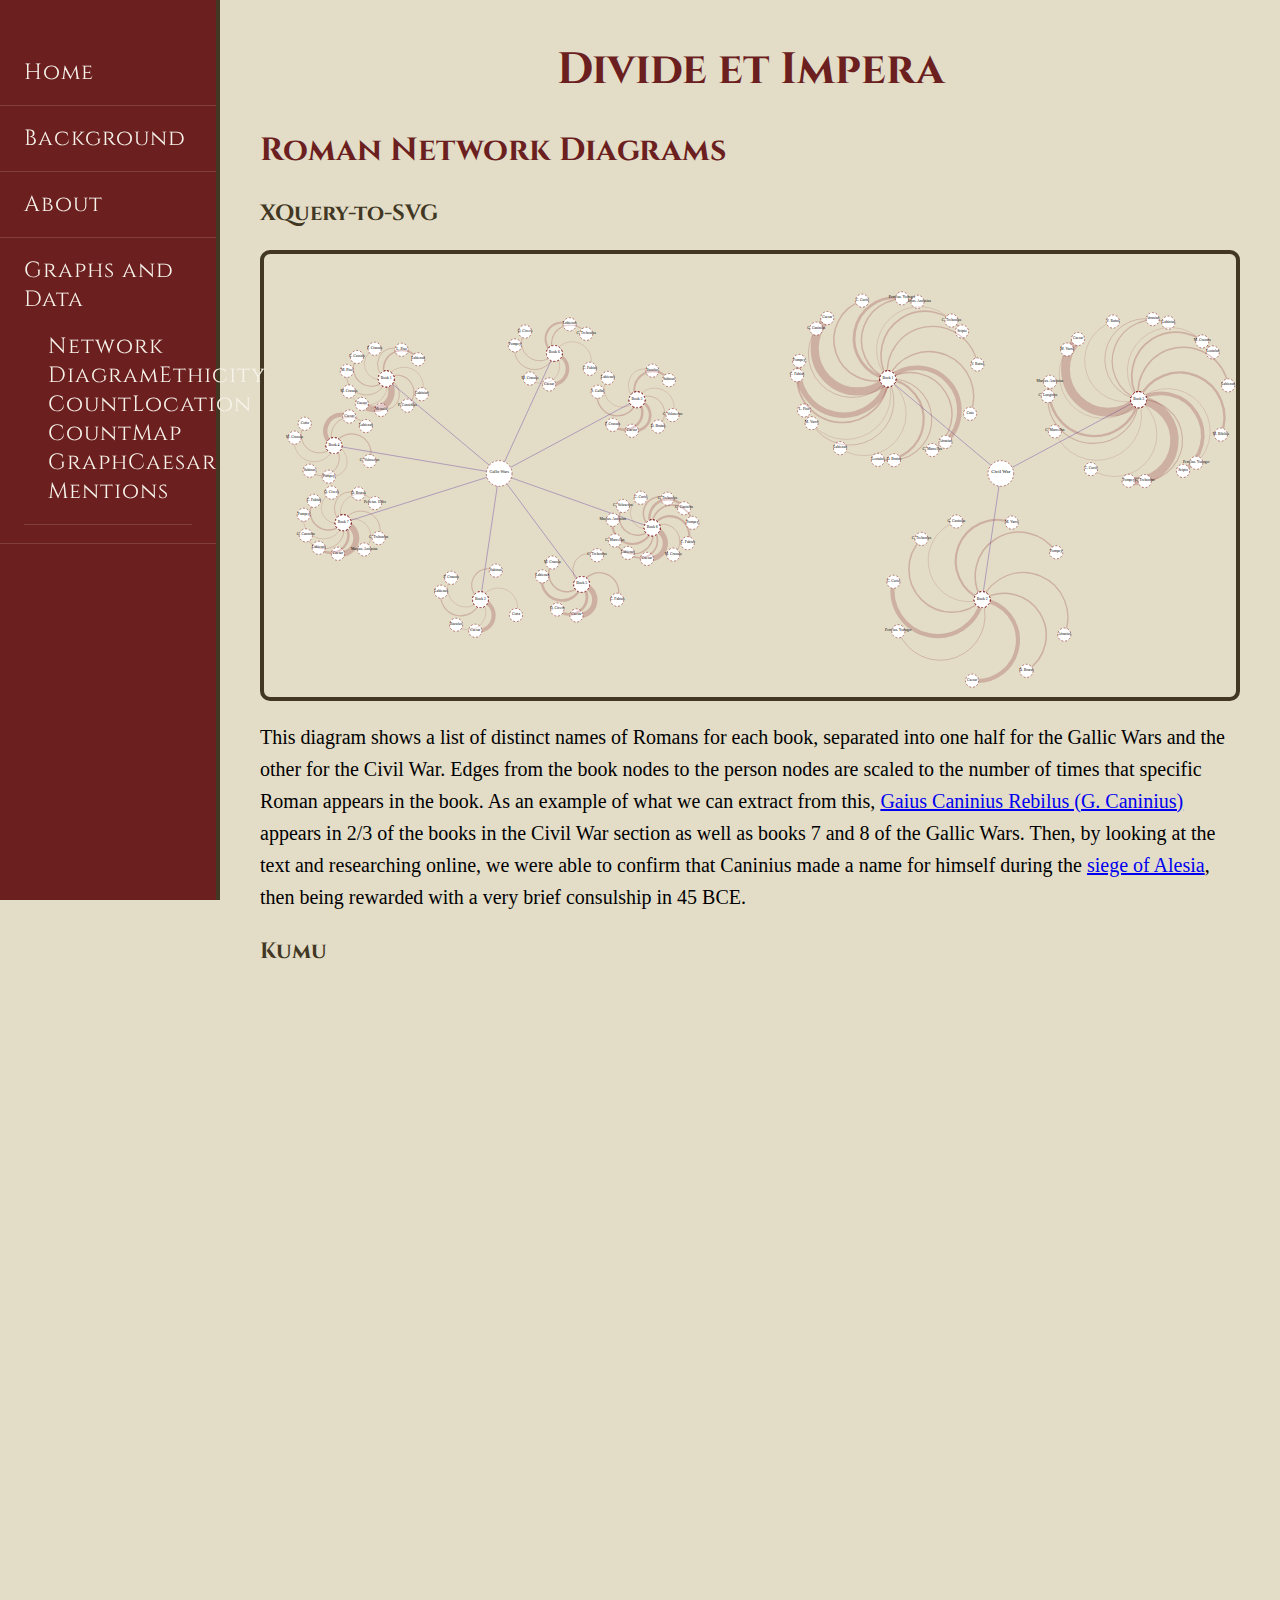
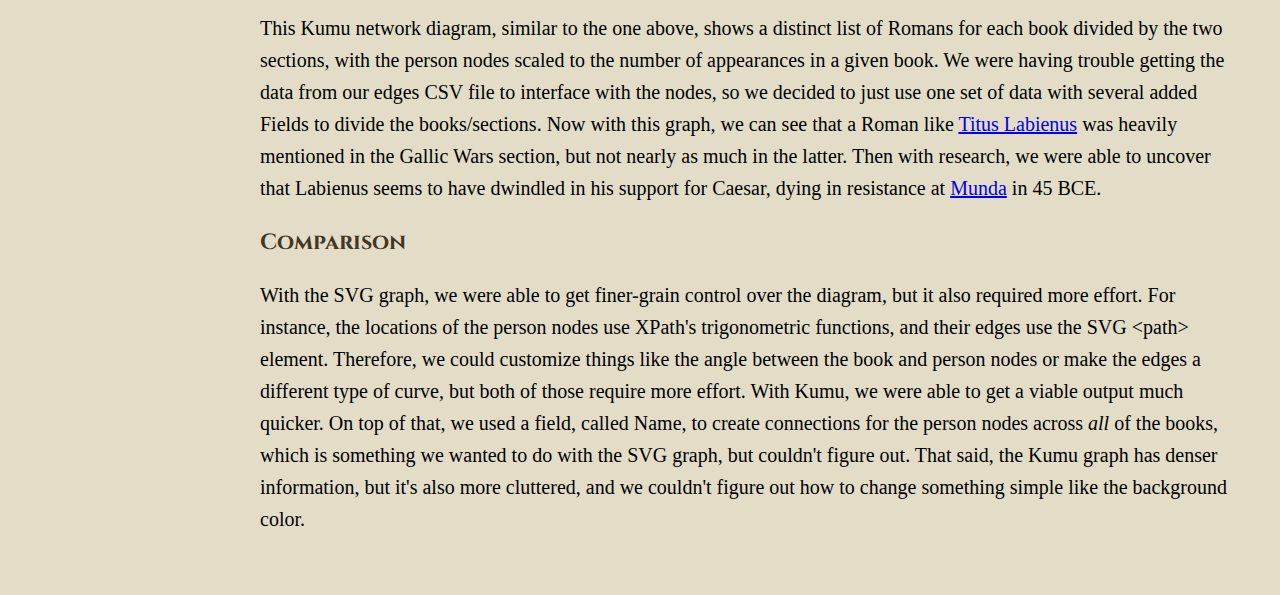
<file: docs/network.html>
<!DOCTYPE HTML>
<html>
   <head>
      <meta http-equiv="Content-Type" content="text/html; charset=UTF-8">
      <title>Network Diagrams</title>
      <link type="text/css" href="style.css" rel="stylesheet">
      <link rel="icon" type="image/x-icon" href="images/SPQR.svg">
   </head>
   <body>
      <nav>
         <div><a href="index.html">Home</a></div>
         <div><a href="background.html">Background</a></div>
         <div><a href="about.html">About</a></div>
         <div class="dropdown"><a href="#">Graphs and Data</a><div class="dropdown-content"><a href="network-output.html">Network Diagram</a><a href="ethnicity-count.html">Ethicity Count</a><a href="BarGraphLocations.html">Location Count</a><a href="CircleMapLocations.html">Map Graph</a><a href="CaesarMentionsBarGraph.html">Caesar Mentions</a></div>
         </div>
      </nav>
      <div class="main-content">
         <h1>Divide et Impera</h1>
         <h2>Roman Network Diagrams</h2>
         <h3>XQuery-to-SVG</h3>
         <p>
            <div class="kyle-svg"><svg xmlns="http://www.w3.org/2000/svg" width="auto" height="auto" viewBox="-275 -850 1550 700">
                  (: KYW: remember to use Q for elements in XPath statements in SVG portion :)
                  
                  <desc>A network graph</desc>
                  <g>
                     <line x1="100" x2="-80.07327664611071" y1="-500" y2="-650.8854149970682" stroke="#7851A9" opacity="75%"/>
                     (: KYW: constant of '4.5' should probably be removed and tweak x-spacer value :)
                     (: KYW: edge from section node to book nodes :)
                     
                     
                     /&gt;
                     </g>
                  <g>
                     <line x1="100" x2="70.19544416345715" y1="-500" y2="-298.73754758051655" stroke="#7851A9" opacity="75%"/>
                     (: KYW: constant of '4.5' should probably be removed and tweak x-spacer value :)
                     (: KYW: edge from section node to book nodes :)
                     
                     
                     /&gt;
                     </g>
                  <g>
                     <line x1="100" x2="319.8288620421717" y1="-500" y2="-617.5737648029937" stroke="#7851A9" opacity="75%"/>
                     (: KYW: constant of '4.5' should probably be removed and tweak x-spacer value :)
                     (: KYW: edge from section node to book nodes :)
                     
                     
                     /&gt;
                     </g>
                  <g>
                     <line x1="100" x2="-163.4199144547141" y1="-500" y2="-544.4336148217485" stroke="#7851A9" opacity="75%"/>
                     (: KYW: constant of '4.5' should probably be removed and tweak x-spacer value :)
                     (: KYW: edge from section node to book nodes :)
                     
                     
                     /&gt;
                     </g>
                  <g>
                     <line x1="100" x2="231.5406722518916" y1="-500" y2="-323.1572973141661" stroke="#7851A9" opacity="75%"/>
                     (: KYW: constant of '4.5' should probably be removed and tweak x-spacer value :)
                     (: KYW: edge from section node to book nodes :)
                     
                     
                     /&gt;
                     </g>
                  <g>
                     <line x1="100" x2="187.96095249448996" y1="-500" y2="-691.4526438715261" stroke="#7851A9" opacity="75%"/>
                     (: KYW: constant of '4.5' should probably be removed and tweak x-spacer value :)
                     (: KYW: edge from section node to book nodes :)
                     
                     
                     /&gt;
                     </g>
                  <g>
                     <line x1="100" x2="-148.86968656741524" y1="-500" y2="-421.46859228208103" stroke="#7851A9" opacity="75%"/>
                     (: KYW: constant of '4.5' should probably be removed and tweak x-spacer value :)
                     (: KYW: edge from section node to book nodes :)
                     
                     
                     /&gt;
                     </g>
                  <g>
                     <line x1="100" x2="344.00038023206577" y1="-500" y2="-413.29852581289856" stroke="#7851A9" opacity="75%"/>
                     (: KYW: constant of '4.5' should probably be removed and tweak x-spacer value :)
                     (: KYW: edge from section node to book nodes :)
                     
                     
                     /&gt;
                     </g>
                  <g>
                     <path d="M-80.07327664611071,-650.8854149970682                                                      A10,10 0 0,1 -88.39091647189201,-601.2964723249124" stroke="#8a2b2b" fill="none" opacity="25%" stroke-width="1.4142135623730951"/>
                     (: KYW: edge from book node to Roman nodes; M gives the starting point for A, whose
                     parameters are: A(x-radius, y-radius) (x-rotation) (large flag, sweep flag) (final-x,
                     final-y) :)
                     
                     
                     <circle r="12.5" cx="-80.07327664611071" cy="-650.8854149970682" fill="#FFFFFF" stroke="#8a2b2b" stroke-dasharray="3"/>
                     <text x="-80.07327664611071" y="-650.8854149970682" text-anchor="middle" font-size="6">Book 1</text>
                     (: KYW: nodes and text for books
                     
                     
                     <circle r="10.5" cx="-88.39091647189201" cy="-601.2964723249124" fill="#FFFFFF" stroke="#8a2b2b" stroke-dasharray="3"/>
                     <text x="-88.39091647189201" y="-601.2964723249124" text-anchor="middle" font-size="6">Messala</text>
                     (: KYW: nodes and text for Romans :)
                     
                     </g>
                  <g>
                     <path d="M-80.07327664611071,-650.8854149970682                                                      A10,10 0 0,1 -142.94456488391307,-663.57658313517" stroke="#8a2b2b" fill="none" opacity="25%" stroke-width="1.4142135623730951"/>
                     (: KYW: edge from book node to Roman nodes; M gives the starting point for A, whose
                     parameters are: A(x-radius, y-radius) (x-rotation) (large flag, sweep flag) (final-x,
                     final-y) :)
                     
                     
                     <circle r="12.5" cx="-80.07327664611071" cy="-650.8854149970682" fill="#FFFFFF" stroke="#8a2b2b" stroke-dasharray="3"/>
                     <text x="-80.07327664611071" y="-650.8854149970682" text-anchor="middle" font-size="6">Book 1</text>
                     (: KYW: nodes and text for books
                     
                     
                     <circle r="10.5" cx="-142.94456488391307" cy="-663.57658313517" fill="#FFFFFF" stroke="#8a2b2b" stroke-dasharray="3"/>
                     <text x="-142.94456488391307" y="-663.57658313517" text-anchor="middle" font-size="6">M. Piso</text>
                     (: KYW: nodes and text for Romans :)
                     
                     </g>
                  <g>
                     <path d="M-80.07327664611071,-650.8854149970682                                                      A10,10 0 0,1 -55.665152791254926,-697.2263402679574" stroke="#8a2b2b" fill="none" opacity="25%" stroke-width="1.4142135623730951"/>
                     (: KYW: edge from book node to Roman nodes; M gives the starting point for A, whose
                     parameters are: A(x-radius, y-radius) (x-rotation) (large flag, sweep flag) (final-x,
                     final-y) :)
                     
                     
                     <circle r="12.5" cx="-80.07327664611071" cy="-650.8854149970682" fill="#FFFFFF" stroke="#8a2b2b" stroke-dasharray="3"/>
                     <text x="-80.07327664611071" y="-650.8854149970682" text-anchor="middle" font-size="6">Book 1</text>
                     (: KYW: nodes and text for books
                     
                     
                     <circle r="10.5" cx="-55.665152791254926" cy="-697.2263402679574" fill="#FFFFFF" stroke="#8a2b2b" stroke-dasharray="3"/>
                     <text x="-55.665152791254926" y="-697.2263402679574" text-anchor="middle" font-size="6">L. Piso</text>
                     (: KYW: nodes and text for Romans :)
                     
                     </g>
                  <g>
                     <path d="M-80.07327664611071,-650.8854149970682                                                      A10,10 0 0,1 -23.448695579008387,-626.3343353021447" stroke="#8a2b2b" fill="none" opacity="25%" stroke-width="1"/>
                     (: KYW: edge from book node to Roman nodes; M gives the starting point for A, whose
                     parameters are: A(x-radius, y-radius) (x-rotation) (large flag, sweep flag) (final-x,
                     final-y) :)
                     
                     
                     <circle r="12.5" cx="-80.07327664611071" cy="-650.8854149970682" fill="#FFFFFF" stroke="#8a2b2b" stroke-dasharray="3"/>
                     <text x="-80.07327664611071" y="-650.8854149970682" text-anchor="middle" font-size="6">Book 1</text>
                     (: KYW: nodes and text for books
                     
                     
                     <circle r="10.5" cx="-23.448695579008387" cy="-626.3343353021447" fill="#FFFFFF" stroke="#8a2b2b" stroke-dasharray="3"/>
                     <text x="-23.448695579008387" y="-626.3343353021447" text-anchor="middle" font-size="6">Gabinius</text>
                     (: KYW: nodes and text for Romans :)
                     
                     </g>
                  <g>
                     <path d="M-80.07327664611071,-650.8854149970682                                                      A10,10 0 0,1 -118.97318113487148,-610.8277832103767" stroke="#8a2b2b" fill="none" opacity="25%" stroke-width="10.392304845413264"/>
                     (: KYW: edge from book node to Roman nodes; M gives the starting point for A, whose
                     parameters are: A(x-radius, y-radius) (x-rotation) (large flag, sweep flag) (final-x,
                     final-y) :)
                     
                     
                     <circle r="12.5" cx="-80.07327664611071" cy="-650.8854149970682" fill="#FFFFFF" stroke="#8a2b2b" stroke-dasharray="3"/>
                     <text x="-80.07327664611071" y="-650.8854149970682" text-anchor="middle" font-size="6">Book 1</text>
                     (: KYW: nodes and text for books
                     
                     
                     <circle r="10.5" cx="-118.97318113487148" cy="-610.8277832103767" fill="#FFFFFF" stroke="#8a2b2b" stroke-dasharray="3"/>
                     <text x="-118.97318113487148" y="-610.8277832103767" text-anchor="middle" font-size="6">Caesar</text>
                     (: KYW: nodes and text for Romans :)
                     
                     </g>
                  <g>
                     <path d="M-80.07327664611071,-650.8854149970682                                                      A10,10 0 0,1 -126.7423071041421,-685.6883394143138" stroke="#8a2b2b" fill="none" opacity="25%" stroke-width="1.7320508075688772"/>
                     (: KYW: edge from book node to Roman nodes; M gives the starting point for A, whose
                     parameters are: A(x-radius, y-radius) (x-rotation) (large flag, sweep flag) (final-x,
                     final-y) :)
                     
                     
                     <circle r="12.5" cx="-80.07327664611071" cy="-650.8854149970682" fill="#FFFFFF" stroke="#8a2b2b" stroke-dasharray="3"/>
                     <text x="-80.07327664611071" y="-650.8854149970682" text-anchor="middle" font-size="6">Book 1</text>
                     (: KYW: nodes and text for books
                     
                     
                     <circle r="10.5" cx="-126.7423071041421" cy="-685.6883394143138" fill="#FFFFFF" stroke="#8a2b2b" stroke-dasharray="3"/>
                     <text x="-126.7423071041421" y="-685.6883394143138" text-anchor="middle" font-size="6">L. Cassius</text>
                     (: KYW: nodes and text for Romans :)
                     
                     </g>
                  <g>
                     <path d="M-80.07327664611071,-650.8854149970682                                                      A10,10 0 0,1 -29.229489499863085,-682.0360255472509" stroke="#8a2b2b" fill="none" opacity="25%" stroke-width="2.6457513110645907"/>
                     (: KYW: edge from book node to Roman nodes; M gives the starting point for A, whose
                     parameters are: A(x-radius, y-radius) (x-rotation) (large flag, sweep flag) (final-x,
                     final-y) :)
                     
                     
                     <circle r="12.5" cx="-80.07327664611071" cy="-650.8854149970682" fill="#FFFFFF" stroke="#8a2b2b" stroke-dasharray="3"/>
                     <text x="-80.07327664611071" y="-650.8854149970682" text-anchor="middle" font-size="6">Book 1</text>
                     (: KYW: nodes and text for books
                     
                     
                     <circle r="10.5" cx="-29.229489499863085" cy="-682.0360255472509" fill="#FFFFFF" stroke="#8a2b2b" stroke-dasharray="3"/>
                     <text x="-29.229489499863085" y="-682.0360255472509" text-anchor="middle" font-size="6">Labienus</text>
                     (: KYW: nodes and text for Romans :)
                     
                     </g>
                  <g>
                     <path d="M-80.07327664611071,-650.8854149970682                                                      A10,10 0 0,1 -46.41656338380785,-608.1101964595272" stroke="#8a2b2b" fill="none" opacity="25%" stroke-width="1.7320508075688772"/>
                     (: KYW: edge from book node to Roman nodes; M gives the starting point for A, whose
                     parameters are: A(x-radius, y-radius) (x-rotation) (large flag, sweep flag) (final-x,
                     final-y) :)
                     
                     
                     <circle r="12.5" cx="-80.07327664611071" cy="-650.8854149970682" fill="#FFFFFF" stroke="#8a2b2b" stroke-dasharray="3"/>
                     <text x="-80.07327664611071" y="-650.8854149970682" text-anchor="middle" font-size="6">Book 1</text>
                     (: KYW: nodes and text for books
                     
                     
                     <circle r="10.5" cx="-46.41656338380785" cy="-608.1101964595272" fill="#FFFFFF" stroke="#8a2b2b" stroke-dasharray="3"/>
                     <text x="-46.41656338380785" y="-608.1101964595272" text-anchor="middle" font-size="6">P. Considius</text>
                     (: KYW: nodes and text for Romans :)
                     
                     </g>
                  <g>
                     <path d="M-80.07327664611071,-650.8854149970682                                                      A10,10 0 0,1 -139.5307382119101,-630.6821540242502" stroke="#8a2b2b" fill="none" opacity="25%" stroke-width="1"/>
                     (: KYW: edge from book node to Roman nodes; M gives the starting point for A, whose
                     parameters are: A(x-radius, y-radius) (x-rotation) (large flag, sweep flag) (final-x,
                     final-y) :)
                     
                     
                     <circle r="12.5" cx="-80.07327664611071" cy="-650.8854149970682" fill="#FFFFFF" stroke="#8a2b2b" stroke-dasharray="3"/>
                     <text x="-80.07327664611071" y="-650.8854149970682" text-anchor="middle" font-size="6">Book 1</text>
                     (: KYW: nodes and text for books
                     
                     
                     <circle r="10.5" cx="-139.5307382119101" cy="-630.6821540242502" fill="#FFFFFF" stroke="#8a2b2b" stroke-dasharray="3"/>
                     <text x="-139.5307382119101" y="-630.6821540242502" text-anchor="middle" font-size="6">M. Crassus</text>
                     (: KYW: nodes and text for Romans :)
                     
                     </g>
                  <g>
                     <path d="M-80.07327664611071,-650.8854149970682                                                      A10,10 0 0,1 -98.513197592735,-698.8312011677835" stroke="#8a2b2b" fill="none" opacity="25%" stroke-width="1"/>
                     (: KYW: edge from book node to Roman nodes; M gives the starting point for A, whose
                     parameters are: A(x-radius, y-radius) (x-rotation) (large flag, sweep flag) (final-x,
                     final-y) :)
                     
                     
                     <circle r="12.5" cx="-80.07327664611071" cy="-650.8854149970682" fill="#FFFFFF" stroke="#8a2b2b" stroke-dasharray="3"/>
                     <text x="-80.07327664611071" y="-650.8854149970682" text-anchor="middle" font-size="6">Book 1</text>
                     (: KYW: nodes and text for books
                     
                     
                     <circle r="10.5" cx="-98.513197592735" cy="-698.8312011677835" fill="#FFFFFF" stroke="#8a2b2b" stroke-dasharray="3"/>
                     <text x="-98.513197592735" y="-698.8312011677835" text-anchor="middle" font-size="6">P. Crassus</text>
                     (: KYW: nodes and text for Romans :)
                     
                     </g>
                  <g>
                     <path d="M319.8288620421717,-617.5737648029937                                                      A10,10 0 0,1 311.51122221639037,-567.9848221308379" stroke="#8a2b2b" fill="none" opacity="25%" stroke-width="4.242640687119285"/>
                     (: KYW: edge from book node to Roman nodes; M gives the starting point for A, whose
                     parameters are: A(x-radius, y-radius) (x-rotation) (large flag, sweep flag) (final-x,
                     final-y) :)
                     
                     
                     <circle r="12.5" cx="319.8288620421717" cy="-617.5737648029937" fill="#FFFFFF" stroke="#8a2b2b" stroke-dasharray="3"/>
                     <text x="319.8288620421717" y="-617.5737648029937" text-anchor="middle" font-size="6">Book 3</text>
                     (: KYW: nodes and text for books
                     
                     
                     <circle r="10.5" cx="311.51122221639037" cy="-567.9848221308379" fill="#FFFFFF" stroke="#8a2b2b" stroke-dasharray="3"/>
                     <text x="311.51122221639037" y="-567.9848221308379" text-anchor="middle" font-size="6">Caesar</text>
                     (: KYW: nodes and text for Romans :)
                     
                     </g>
                  <g>
                     <path d="M319.8288620421717,-617.5737648029937                                                      A10,10 0 0,1 256.9575738043693,-630.2649329410955" stroke="#8a2b2b" fill="none" opacity="25%" stroke-width="2.23606797749979"/>
                     (: KYW: edge from book node to Roman nodes; M gives the starting point for A, whose
                     parameters are: A(x-radius, y-radius) (x-rotation) (large flag, sweep flag) (final-x,
                     final-y) :)
                     
                     
                     <circle r="12.5" cx="319.8288620421717" cy="-617.5737648029937" fill="#FFFFFF" stroke="#8a2b2b" stroke-dasharray="3"/>
                     <text x="319.8288620421717" y="-617.5737648029937" text-anchor="middle" font-size="6">Book 3</text>
                     (: KYW: nodes and text for books
                     
                     
                     <circle r="10.5" cx="256.9575738043693" cy="-630.2649329410955" fill="#FFFFFF" stroke="#8a2b2b" stroke-dasharray="3"/>
                     <text x="256.9575738043693" y="-630.2649329410955" text-anchor="middle" font-size="6">S. Galba</text>
                     (: KYW: nodes and text for Romans :)
                     
                     </g>
                  <g>
                     <path d="M319.8288620421717,-617.5737648029937                                                      A10,10 0 0,1 344.23698589702747,-663.9146900738829" stroke="#8a2b2b" fill="none" opacity="25%" stroke-width="1"/>
                     (: KYW: edge from book node to Roman nodes; M gives the starting point for A, whose
                     parameters are: A(x-radius, y-radius) (x-rotation) (large flag, sweep flag) (final-x,
                     final-y) :)
                     
                     
                     <circle r="12.5" cx="319.8288620421717" cy="-617.5737648029937" fill="#FFFFFF" stroke="#8a2b2b" stroke-dasharray="3"/>
                     <text x="319.8288620421717" y="-617.5737648029937" text-anchor="middle" font-size="6">Book 3</text>
                     (: KYW: nodes and text for books
                     
                     
                     <circle r="10.5" cx="344.23698589702747" cy="-663.9146900738829" fill="#FFFFFF" stroke="#8a2b2b" stroke-dasharray="3"/>
                     <text x="344.23698589702747" y="-663.9146900738829" text-anchor="middle" font-size="6">Baculus</text>
                     (: KYW: nodes and text for Romans :)
                     
                     </g>
                  <g>
                     <path d="M319.8288620421717,-617.5737648029937                                                      A10,10 0 0,1 376.453443109274,-593.0226851080702" stroke="#8a2b2b" fill="none" opacity="25%" stroke-width="1"/>
                     (: KYW: edge from book node to Roman nodes; M gives the starting point for A, whose
                     parameters are: A(x-radius, y-radius) (x-rotation) (large flag, sweep flag) (final-x,
                     final-y) :)
                     
                     
                     <circle r="12.5" cx="319.8288620421717" cy="-617.5737648029937" fill="#FFFFFF" stroke="#8a2b2b" stroke-dasharray="3"/>
                     <text x="319.8288620421717" y="-617.5737648029937" text-anchor="middle" font-size="6">Book 3</text>
                     (: KYW: nodes and text for books
                     
                     
                     <circle r="10.5" cx="376.453443109274" cy="-593.0226851080702" fill="#FFFFFF" stroke="#8a2b2b" stroke-dasharray="3"/>
                     <text x="376.453443109274" y="-593.0226851080702" text-anchor="middle" font-size="6">C. Volusenus</text>
                     (: KYW: nodes and text for Romans :)
                     
                     </g>
                  <g>
                     <path d="M319.8288620421717,-617.5737648029937                                                      A10,10 0 0,1 280.9289575534109,-577.5161330163021" stroke="#8a2b2b" fill="none" opacity="25%" stroke-width="4"/>
                     (: KYW: edge from book node to Roman nodes; M gives the starting point for A, whose
                     parameters are: A(x-radius, y-radius) (x-rotation) (large flag, sweep flag) (final-x,
                     final-y) :)
                     
                     
                     <circle r="12.5" cx="319.8288620421717" cy="-617.5737648029937" fill="#FFFFFF" stroke="#8a2b2b" stroke-dasharray="3"/>
                     <text x="319.8288620421717" y="-617.5737648029937" text-anchor="middle" font-size="6">Book 3</text>
                     (: KYW: nodes and text for books
                     
                     
                     <circle r="10.5" cx="280.9289575534109" cy="-577.5161330163021" fill="#FFFFFF" stroke="#8a2b2b" stroke-dasharray="3"/>
                     <text x="280.9289575534109" y="-577.5161330163021" text-anchor="middle" font-size="6">P. Crassus</text>
                     (: KYW: nodes and text for Romans :)
                     
                     </g>
                  <g>
                     <path d="M319.8288620421717,-617.5737648029937                                                      A10,10 0 0,1 273.1598315841403,-652.3766892202392" stroke="#8a2b2b" fill="none" opacity="25%" stroke-width="1"/>
                     (: KYW: edge from book node to Roman nodes; M gives the starting point for A, whose
                     parameters are: A(x-radius, y-radius) (x-rotation) (large flag, sweep flag) (final-x,
                     final-y) :)
                     
                     
                     <circle r="12.5" cx="319.8288620421717" cy="-617.5737648029937" fill="#FFFFFF" stroke="#8a2b2b" stroke-dasharray="3"/>
                     <text x="319.8288620421717" y="-617.5737648029937" text-anchor="middle" font-size="6">Book 3</text>
                     (: KYW: nodes and text for books
                     
                     
                     <circle r="10.5" cx="273.1598315841403" cy="-652.3766892202392" fill="#FFFFFF" stroke="#8a2b2b" stroke-dasharray="3"/>
                     <text x="273.1598315841403" y="-652.3766892202392" text-anchor="middle" font-size="6">Labienus</text>
                     (: KYW: nodes and text for Romans :)
                     
                     </g>
                  <g>
                     <path d="M319.8288620421717,-617.5737648029937                                                      A10,10 0 0,1 370.6726491884193,-648.7243753531764" stroke="#8a2b2b" fill="none" opacity="25%" stroke-width="3.1622776601683795"/>
                     (: KYW: edge from book node to Roman nodes; M gives the starting point for A, whose
                     parameters are: A(x-radius, y-radius) (x-rotation) (large flag, sweep flag) (final-x,
                     final-y) :)
                     
                     
                     <circle r="12.5" cx="319.8288620421717" cy="-617.5737648029937" fill="#FFFFFF" stroke="#8a2b2b" stroke-dasharray="3"/>
                     <text x="319.8288620421717" y="-617.5737648029937" text-anchor="middle" font-size="6">Book 3</text>
                     (: KYW: nodes and text for books
                     
                     
                     <circle r="10.5" cx="370.6726491884193" cy="-648.7243753531764" fill="#FFFFFF" stroke="#8a2b2b" stroke-dasharray="3"/>
                     <text x="370.6726491884193" y="-648.7243753531764" text-anchor="middle" font-size="6">Sabinus</text>
                     (: KYW: nodes and text for Romans :)
                     
                     </g>
                  <g>
                     <path d="M319.8288620421717,-617.5737648029937                                                      A10,10 0 0,1 353.48557530447454,-574.7985462654526" stroke="#8a2b2b" fill="none" opacity="25%" stroke-width="1.4142135623730951"/>
                     (: KYW: edge from book node to Roman nodes; M gives the starting point for A, whose
                     parameters are: A(x-radius, y-radius) (x-rotation) (large flag, sweep flag) (final-x,
                     final-y) :)
                     
                     
                     <circle r="12.5" cx="319.8288620421717" cy="-617.5737648029937" fill="#FFFFFF" stroke="#8a2b2b" stroke-dasharray="3"/>
                     <text x="319.8288620421717" y="-617.5737648029937" text-anchor="middle" font-size="6">Book 3</text>
                     (: KYW: nodes and text for books
                     
                     
                     <circle r="10.5" cx="353.48557530447454" cy="-574.7985462654526" fill="#FFFFFF" stroke="#8a2b2b" stroke-dasharray="3"/>
                     <text x="353.48557530447454" y="-574.7985462654526" text-anchor="middle" font-size="6">D. Brutus</text>
                     (: KYW: nodes and text for Romans :)
                     
                     </g>
                  <g>
                     <path d="M70.19544416345715,-298.73754758051655                                                      A10,10 0 0,1 61.87780433767585,-249.14860490836077" stroke="#8a2b2b" fill="none" opacity="25%" stroke-width="6.48074069840786"/>
                     (: KYW: edge from book node to Roman nodes; M gives the starting point for A, whose
                     parameters are: A(x-radius, y-radius) (x-rotation) (large flag, sweep flag) (final-x,
                     final-y) :)
                     
                     
                     <circle r="12.5" cx="70.19544416345715" cy="-298.73754758051655" fill="#FFFFFF" stroke="#8a2b2b" stroke-dasharray="3"/>
                     <text x="70.19544416345715" y="-298.73754758051655" text-anchor="middle" font-size="6">Book 2</text>
                     (: KYW: nodes and text for books
                     
                     
                     <circle r="10.5" cx="61.87780433767585" cy="-249.14860490836077" fill="#FFFFFF" stroke="#8a2b2b" stroke-dasharray="3"/>
                     <text x="61.87780433767585" y="-249.14860490836077" text-anchor="middle" font-size="6">Caesar</text>
                     (: KYW: nodes and text for Romans :)
                     
                     </g>
                  <g>
                     <path d="M70.19544416345715,-298.73754758051655                                                      A10,10 0 0,1 7.324155925654793,-311.4287157186184" stroke="#8a2b2b" fill="none" opacity="25%" stroke-width="1.7320508075688772"/>
                     (: KYW: edge from book node to Roman nodes; M gives the starting point for A, whose
                     parameters are: A(x-radius, y-radius) (x-rotation) (large flag, sweep flag) (final-x,
                     final-y) :)
                     
                     
                     <circle r="12.5" cx="70.19544416345715" cy="-298.73754758051655" fill="#FFFFFF" stroke="#8a2b2b" stroke-dasharray="3"/>
                     <text x="70.19544416345715" y="-298.73754758051655" text-anchor="middle" font-size="6">Book 2</text>
                     (: KYW: nodes and text for books
                     
                     
                     <circle r="10.5" cx="7.324155925654793" cy="-311.4287157186184" fill="#FFFFFF" stroke="#8a2b2b" stroke-dasharray="3"/>
                     <text x="7.324155925654793" y="-311.4287157186184" text-anchor="middle" font-size="6">Labienus</text>
                     (: KYW: nodes and text for Romans :)
                     
                     </g>
                  <g>
                     <path d="M70.19544416345715,-298.73754758051655                                                      A10,10 0 0,1 94.60356801831294,-345.0784728514058" stroke="#8a2b2b" fill="none" opacity="25%" stroke-width="1.7320508075688772"/>
                     (: KYW: edge from book node to Roman nodes; M gives the starting point for A, whose
                     parameters are: A(x-radius, y-radius) (x-rotation) (large flag, sweep flag) (final-x,
                     final-y) :)
                     
                     
                     <circle r="12.5" cx="70.19544416345715" cy="-298.73754758051655" fill="#FFFFFF" stroke="#8a2b2b" stroke-dasharray="3"/>
                     <text x="70.19544416345715" y="-298.73754758051655" text-anchor="middle" font-size="6">Book 2</text>
                     (: KYW: nodes and text for books
                     
                     
                     <circle r="10.5" cx="94.60356801831294" cy="-345.0784728514058" fill="#FFFFFF" stroke="#8a2b2b" stroke-dasharray="3"/>
                     <text x="94.60356801831294" y="-345.0784728514058" text-anchor="middle" font-size="6">Sabinus</text>
                     (: KYW: nodes and text for Romans :)
                     
                     </g>
                  <g>
                     <path d="M70.19544416345715,-298.73754758051655                                                      A10,10 0 0,1 126.82002523055948,-274.18646788559306" stroke="#8a2b2b" fill="none" opacity="25%" stroke-width="1"/>
                     (: KYW: edge from book node to Roman nodes; M gives the starting point for A, whose
                     parameters are: A(x-radius, y-radius) (x-rotation) (large flag, sweep flag) (final-x,
                     final-y) :)
                     
                     
                     <circle r="12.5" cx="70.19544416345715" cy="-298.73754758051655" fill="#FFFFFF" stroke="#8a2b2b" stroke-dasharray="3"/>
                     <text x="70.19544416345715" y="-298.73754758051655" text-anchor="middle" font-size="6">Book 2</text>
                     (: KYW: nodes and text for books
                     
                     
                     <circle r="10.5" cx="126.82002523055948" cy="-274.18646788559306" fill="#FFFFFF" stroke="#8a2b2b" stroke-dasharray="3"/>
                     <text x="126.82002523055948" y="-274.18646788559306" text-anchor="middle" font-size="6">Cotta</text>
                     (: KYW: nodes and text for Romans :)
                     
                     </g>
                  <g>
                     <path d="M70.19544416345715,-298.73754758051655                                                      A10,10 0 0,1 31.29553967469638,-258.67991579382505" stroke="#8a2b2b" fill="none" opacity="25%" stroke-width="1"/>
                     (: KYW: edge from book node to Roman nodes; M gives the starting point for A, whose
                     parameters are: A(x-radius, y-radius) (x-rotation) (large flag, sweep flag) (final-x,
                     final-y) :)
                     
                     
                     <circle r="12.5" cx="70.19544416345715" cy="-298.73754758051655" fill="#FFFFFF" stroke="#8a2b2b" stroke-dasharray="3"/>
                     <text x="70.19544416345715" y="-298.73754758051655" text-anchor="middle" font-size="6">Book 2</text>
                     (: KYW: nodes and text for books
                     
                     
                     <circle r="10.5" cx="31.29553967469638" cy="-258.67991579382505" fill="#FFFFFF" stroke="#8a2b2b" stroke-dasharray="3"/>
                     <text x="31.29553967469638" y="-258.67991579382505" text-anchor="middle" font-size="6">Baculus</text>
                     (: KYW: nodes and text for Romans :)
                     
                     </g>
                  <g>
                     <path d="M70.19544416345715,-298.73754758051655                                                      A10,10 0 0,1 23.526413705425767,-333.5404719977621" stroke="#8a2b2b" fill="none" opacity="25%" stroke-width="1"/>
                     (: KYW: edge from book node to Roman nodes; M gives the starting point for A, whose
                     parameters are: A(x-radius, y-radius) (x-rotation) (large flag, sweep flag) (final-x,
                     final-y) :)
                     
                     
                     <circle r="12.5" cx="70.19544416345715" cy="-298.73754758051655" fill="#FFFFFF" stroke="#8a2b2b" stroke-dasharray="3"/>
                     <text x="70.19544416345715" y="-298.73754758051655" text-anchor="middle" font-size="6">Book 2</text>
                     (: KYW: nodes and text for books
                     
                     
                     <circle r="10.5" cx="23.526413705425767" cy="-333.5404719977621" fill="#FFFFFF" stroke="#8a2b2b" stroke-dasharray="3"/>
                     <text x="23.526413705425767" y="-333.5404719977621" text-anchor="middle" font-size="6">P. Crassus</text>
                     (: KYW: nodes and text for Romans :)
                     
                     </g>
                  <g>
                     <path d="M231.5406722518916,-323.1572973141661                                                      A10,10 0 0,1 223.2230324261103,-273.5683546420103" stroke="#8a2b2b" fill="none" opacity="25%" stroke-width="8.54400374531753"/>
                     (: KYW: edge from book node to Roman nodes; M gives the starting point for A, whose
                     parameters are: A(x-radius, y-radius) (x-rotation) (large flag, sweep flag) (final-x,
                     final-y) :)
                     
                     
                     <circle r="12.5" cx="231.5406722518916" cy="-323.1572973141661" fill="#FFFFFF" stroke="#8a2b2b" stroke-dasharray="3"/>
                     <text x="231.5406722518916" y="-323.1572973141661" text-anchor="middle" font-size="6">Book 5</text>
                     (: KYW: nodes and text for books
                     
                     
                     <circle r="10.5" cx="223.2230324261103" cy="-273.5683546420103" fill="#FFFFFF" stroke="#8a2b2b" stroke-dasharray="3"/>
                     <text x="223.2230324261103" y="-273.5683546420103" text-anchor="middle" font-size="6">Caesar</text>
                     (: KYW: nodes and text for Romans :)
                     
                     </g>
                  <g>
                     <path d="M231.5406722518916,-323.1572973141661                                                      A10,10 0 0,1 168.66938401408925,-335.84846545226793" stroke="#8a2b2b" fill="none" opacity="25%" stroke-width="4"/>
                     (: KYW: edge from book node to Roman nodes; M gives the starting point for A, whose
                     parameters are: A(x-radius, y-radius) (x-rotation) (large flag, sweep flag) (final-x,
                     final-y) :)
                     
                     
                     <circle r="12.5" cx="231.5406722518916" cy="-323.1572973141661" fill="#FFFFFF" stroke="#8a2b2b" stroke-dasharray="3"/>
                     <text x="231.5406722518916" y="-323.1572973141661" text-anchor="middle" font-size="6">Book 5</text>
                     (: KYW: nodes and text for books
                     
                     
                     <circle r="10.5" cx="168.66938401408925" cy="-335.84846545226793" fill="#FFFFFF" stroke="#8a2b2b" stroke-dasharray="3"/>
                     <text x="168.66938401408925" y="-335.84846545226793" text-anchor="middle" font-size="6">Labienus</text>
                     (: KYW: nodes and text for Romans :)
                     
                     </g>
                  <g>
                     <path d="M231.5406722518916,-323.1572973141661                                                      A10,10 0 0,1 255.9487961067474,-369.4982225850554" stroke="#8a2b2b" fill="none" opacity="25%" stroke-width="1.4142135623730951"/>
                     (: KYW: edge from book node to Roman nodes; M gives the starting point for A, whose
                     parameters are: A(x-radius, y-radius) (x-rotation) (large flag, sweep flag) (final-x,
                     final-y) :)
                     
                     
                     <circle r="12.5" cx="231.5406722518916" cy="-323.1572973141661" fill="#FFFFFF" stroke="#8a2b2b" stroke-dasharray="3"/>
                     <text x="231.5406722518916" y="-323.1572973141661" text-anchor="middle" font-size="6">Book 5</text>
                     (: KYW: nodes and text for books
                     
                     
                     <circle r="10.5" cx="255.9487961067474" cy="-369.4982225850554" fill="#FFFFFF" stroke="#8a2b2b" stroke-dasharray="3"/>
                     <text x="255.9487961067474" y="-369.4982225850554" text-anchor="middle" font-size="6">C. Trebonius</text>
                     (: KYW: nodes and text for Romans :)
                     
                     </g>
                  <g>
                     <path d="M231.5406722518916,-323.1572973141661                                                      A10,10 0 0,1 288.1652533189939,-298.6062176192426" stroke="#8a2b2b" fill="none" opacity="25%" stroke-width="2"/>
                     (: KYW: edge from book node to Roman nodes; M gives the starting point for A, whose
                     parameters are: A(x-radius, y-radius) (x-rotation) (large flag, sweep flag) (final-x,
                     final-y) :)
                     
                     
                     <circle r="12.5" cx="231.5406722518916" cy="-323.1572973141661" fill="#FFFFFF" stroke="#8a2b2b" stroke-dasharray="3"/>
                     <text x="231.5406722518916" y="-323.1572973141661" text-anchor="middle" font-size="6">Book 5</text>
                     (: KYW: nodes and text for books
                     
                     
                     <circle r="10.5" cx="288.1652533189939" cy="-298.6062176192426" fill="#FFFFFF" stroke="#8a2b2b" stroke-dasharray="3"/>
                     <text x="288.1652533189939" y="-298.6062176192426" text-anchor="middle" font-size="6">C. Fabius</text>
                     (: KYW: nodes and text for Romans :)
                     
                     </g>
                  <g>
                     <path d="M231.5406722518916,-323.1572973141661                                                      A10,10 0 0,1 192.64076776313084,-283.0996655274746" stroke="#8a2b2b" fill="none" opacity="25%" stroke-width="4.358898943540674"/>
                     (: KYW: edge from book node to Roman nodes; M gives the starting point for A, whose
                     parameters are: A(x-radius, y-radius) (x-rotation) (large flag, sweep flag) (final-x,
                     final-y) :)
                     
                     
                     <circle r="12.5" cx="231.5406722518916" cy="-323.1572973141661" fill="#FFFFFF" stroke="#8a2b2b" stroke-dasharray="3"/>
                     <text x="231.5406722518916" y="-323.1572973141661" text-anchor="middle" font-size="6">Book 5</text>
                     (: KYW: nodes and text for books
                     
                     
                     <circle r="10.5" cx="192.64076776313084" cy="-283.0996655274746" fill="#FFFFFF" stroke="#8a2b2b" stroke-dasharray="3"/>
                     <text x="192.64076776313084" y="-283.0996655274746" text-anchor="middle" font-size="6">Q. Cicero</text>
                     (: KYW: nodes and text for Romans :)
                     
                     </g>
                  <g>
                     <path d="M231.5406722518916,-323.1572973141661                                                      A10,10 0 0,1 184.87164179386022,-357.96022173141165" stroke="#8a2b2b" fill="none" opacity="25%" stroke-width="2.23606797749979"/>
                     (: KYW: edge from book node to Roman nodes; M gives the starting point for A, whose
                     parameters are: A(x-radius, y-radius) (x-rotation) (large flag, sweep flag) (final-x,
                     final-y) :)
                     
                     
                     <circle r="12.5" cx="231.5406722518916" cy="-323.1572973141661" fill="#FFFFFF" stroke="#8a2b2b" stroke-dasharray="3"/>
                     <text x="231.5406722518916" y="-323.1572973141661" text-anchor="middle" font-size="6">Book 5</text>
                     (: KYW: nodes and text for books
                     
                     
                     <circle r="10.5" cx="184.87164179386022" cy="-357.96022173141165" fill="#FFFFFF" stroke="#8a2b2b" stroke-dasharray="3"/>
                     <text x="184.87164179386022" y="-357.96022173141165" text-anchor="middle" font-size="6">M. Crassus</text>
                     (: KYW: nodes and text for Romans :)
                     
                     </g>
                  <g>
                     <path d="M-163.4199144547141,-544.4336148217485                                                      A10,10 0 0,1 -171.7375542804954,-494.8446721495927" stroke="#8a2b2b" fill="none" opacity="25%" stroke-width="1"/>
                     (: KYW: edge from book node to Roman nodes; M gives the starting point for A, whose
                     parameters are: A(x-radius, y-radius) (x-rotation) (large flag, sweep flag) (final-x,
                     final-y) :)
                     
                     
                     <circle r="12.5" cx="-163.4199144547141" cy="-544.4336148217485" fill="#FFFFFF" stroke="#8a2b2b" stroke-dasharray="3"/>
                     <text x="-163.4199144547141" y="-544.4336148217485" text-anchor="middle" font-size="6">Book 4</text>
                     (: KYW: nodes and text for books
                     
                     
                     <circle r="10.5" cx="-171.7375542804954" cy="-494.8446721495927" fill="#FFFFFF" stroke="#8a2b2b" stroke-dasharray="3"/>
                     <text x="-171.7375542804954" y="-494.8446721495927" text-anchor="middle" font-size="6">Pompey</text>
                     (: KYW: nodes and text for Romans :)
                     
                     </g>
                  <g>
                     <path d="M-163.4199144547141,-544.4336148217485                                                      A10,10 0 0,1 -226.29120269251646,-557.1247829598503" stroke="#8a2b2b" fill="none" opacity="25%" stroke-width="1"/>
                     (: KYW: edge from book node to Roman nodes; M gives the starting point for A, whose
                     parameters are: A(x-radius, y-radius) (x-rotation) (large flag, sweep flag) (final-x,
                     final-y) :)
                     
                     
                     <circle r="12.5" cx="-163.4199144547141" cy="-544.4336148217485" fill="#FFFFFF" stroke="#8a2b2b" stroke-dasharray="3"/>
                     <text x="-163.4199144547141" y="-544.4336148217485" text-anchor="middle" font-size="6">Book 4</text>
                     (: KYW: nodes and text for books
                     
                     
                     <circle r="10.5" cx="-226.29120269251646" cy="-557.1247829598503" fill="#FFFFFF" stroke="#8a2b2b" stroke-dasharray="3"/>
                     <text x="-226.29120269251646" y="-557.1247829598503" text-anchor="middle" font-size="6">M. Crassus</text>
                     (: KYW: nodes and text for Romans :)
                     
                     </g>
                  <g>
                     <path d="M-163.4199144547141,-544.4336148217485                                                      A10,10 0 0,1 -139.01179059985833,-590.7745400926377" stroke="#8a2b2b" fill="none" opacity="25%" stroke-width="7.0710678118654755"/>
                     (: KYW: edge from book node to Roman nodes; M gives the starting point for A, whose
                     parameters are: A(x-radius, y-radius) (x-rotation) (large flag, sweep flag) (final-x,
                     final-y) :)
                     
                     
                     <circle r="12.5" cx="-163.4199144547141" cy="-544.4336148217485" fill="#FFFFFF" stroke="#8a2b2b" stroke-dasharray="3"/>
                     <text x="-163.4199144547141" y="-544.4336148217485" text-anchor="middle" font-size="6">Book 4</text>
                     (: KYW: nodes and text for books
                     
                     
                     <circle r="10.5" cx="-139.01179059985833" cy="-590.7745400926377" fill="#FFFFFF" stroke="#8a2b2b" stroke-dasharray="3"/>
                     <text x="-139.01179059985833" y="-590.7745400926377" text-anchor="middle" font-size="6">Caesar</text>
                     (: KYW: nodes and text for Romans :)
                     
                     </g>
                  <g>
                     <path d="M-163.4199144547141,-544.4336148217485                                                      A10,10 0 0,1 -106.79533338761178,-519.882535126825" stroke="#8a2b2b" fill="none" opacity="25%" stroke-width="1.7320508075688772"/>
                     (: KYW: edge from book node to Roman nodes; M gives the starting point for A, whose
                     parameters are: A(x-radius, y-radius) (x-rotation) (large flag, sweep flag) (final-x,
                     final-y) :)
                     
                     
                     <circle r="12.5" cx="-163.4199144547141" cy="-544.4336148217485" fill="#FFFFFF" stroke="#8a2b2b" stroke-dasharray="3"/>
                     <text x="-163.4199144547141" y="-544.4336148217485" text-anchor="middle" font-size="6">Book 4</text>
                     (: KYW: nodes and text for books
                     
                     
                     <circle r="10.5" cx="-106.79533338761178" cy="-519.882535126825" fill="#FFFFFF" stroke="#8a2b2b" stroke-dasharray="3"/>
                     <text x="-106.79533338761178" y="-519.882535126825" text-anchor="middle" font-size="6">C. Volusenus</text>
                     (: KYW: nodes and text for Romans :)
                     
                     </g>
                  <g>
                     <path d="M-163.4199144547141,-544.4336148217485                                                      A10,10 0 0,1 -202.31981894347487,-504.375983035057" stroke="#8a2b2b" fill="none" opacity="25%" stroke-width="1.4142135623730951"/>
                     (: KYW: edge from book node to Roman nodes; M gives the starting point for A, whose
                     parameters are: A(x-radius, y-radius) (x-rotation) (large flag, sweep flag) (final-x,
                     final-y) :)
                     
                     
                     <circle r="12.5" cx="-163.4199144547141" cy="-544.4336148217485" fill="#FFFFFF" stroke="#8a2b2b" stroke-dasharray="3"/>
                     <text x="-163.4199144547141" y="-544.4336148217485" text-anchor="middle" font-size="6">Book 4</text>
                     (: KYW: nodes and text for books
                     
                     
                     <circle r="10.5" cx="-202.31981894347487" cy="-504.375983035057" fill="#FFFFFF" stroke="#8a2b2b" stroke-dasharray="3"/>
                     <text x="-202.31981894347487" y="-504.375983035057" text-anchor="middle" font-size="6">Sabinus</text>
                     (: KYW: nodes and text for Romans :)
                     
                     </g>
                  <g>
                     <path d="M-163.4199144547141,-544.4336148217485                                                      A10,10 0 0,1 -210.0889449127455,-579.236539238994" stroke="#8a2b2b" fill="none" opacity="25%" stroke-width="1.4142135623730951"/>
                     (: KYW: edge from book node to Roman nodes; M gives the starting point for A, whose
                     parameters are: A(x-radius, y-radius) (x-rotation) (large flag, sweep flag) (final-x,
                     final-y) :)
                     
                     
                     <circle r="12.5" cx="-163.4199144547141" cy="-544.4336148217485" fill="#FFFFFF" stroke="#8a2b2b" stroke-dasharray="3"/>
                     <text x="-163.4199144547141" y="-544.4336148217485" text-anchor="middle" font-size="6">Book 4</text>
                     (: KYW: nodes and text for books
                     
                     
                     <circle r="10.5" cx="-210.0889449127455" cy="-579.236539238994" fill="#FFFFFF" stroke="#8a2b2b" stroke-dasharray="3"/>
                     <text x="-210.0889449127455" y="-579.236539238994" text-anchor="middle" font-size="6">Cotta</text>
                     (: KYW: nodes and text for Romans :)
                     
                     </g>
                  <g>
                     <path d="M-163.4199144547141,-544.4336148217485                                                      A10,10 0 0,1 -112.57612730846648,-575.5842253719312" stroke="#8a2b2b" fill="none" opacity="25%" stroke-width="1.4142135623730951"/>
                     (: KYW: edge from book node to Roman nodes; M gives the starting point for A, whose
                     parameters are: A(x-radius, y-radius) (x-rotation) (large flag, sweep flag) (final-x,
                     final-y) :)
                     
                     
                     <circle r="12.5" cx="-163.4199144547141" cy="-544.4336148217485" fill="#FFFFFF" stroke="#8a2b2b" stroke-dasharray="3"/>
                     <text x="-163.4199144547141" y="-544.4336148217485" text-anchor="middle" font-size="6">Book 4</text>
                     (: KYW: nodes and text for books
                     
                     
                     <circle r="10.5" cx="-112.57612730846648" cy="-575.5842253719312" fill="#FFFFFF" stroke="#8a2b2b" stroke-dasharray="3"/>
                     <text x="-112.57612730846648" y="-575.5842253719312" text-anchor="middle" font-size="6">Labienus</text>
                     (: KYW: nodes and text for Romans :)
                     
                     </g>
                  <g>
                     <path d="M-148.86968656741524,-421.46859228208103                                                      A10,10 0 0,1 -157.18732639319654,-371.87964960992525" stroke="#8a2b2b" fill="none" opacity="25%" stroke-width="9.591663046625438"/>
                     (: KYW: edge from book node to Roman nodes; M gives the starting point for A, whose
                     parameters are: A(x-radius, y-radius) (x-rotation) (large flag, sweep flag) (final-x,
                     final-y) :)
                     
                     
                     <circle r="12.5" cx="-148.86968656741524" cy="-421.46859228208103" fill="#FFFFFF" stroke="#8a2b2b" stroke-dasharray="3"/>
                     <text x="-148.86968656741524" y="-421.46859228208103" text-anchor="middle" font-size="6">Book 7</text>
                     (: KYW: nodes and text for books
                     
                     
                     <circle r="10.5" cx="-157.18732639319654" cy="-371.87964960992525" fill="#FFFFFF" stroke="#8a2b2b" stroke-dasharray="3"/>
                     <text x="-157.18732639319654" y="-371.87964960992525" text-anchor="middle" font-size="6">Caesar</text>
                     (: KYW: nodes and text for Romans :)
                     
                     </g>
                  <g>
                     <path d="M-148.86968656741524,-421.46859228208103                                                      A10,10 0 0,1 -211.7409748052176,-434.15976042018286" stroke="#8a2b2b" fill="none" opacity="25%" stroke-width="1"/>
                     (: KYW: edge from book node to Roman nodes; M gives the starting point for A, whose
                     parameters are: A(x-radius, y-radius) (x-rotation) (large flag, sweep flag) (final-x,
                     final-y) :)
                     
                     
                     <circle r="12.5" cx="-148.86968656741524" cy="-421.46859228208103" fill="#FFFFFF" stroke="#8a2b2b" stroke-dasharray="3"/>
                     <text x="-148.86968656741524" y="-421.46859228208103" text-anchor="middle" font-size="6">Book 7</text>
                     (: KYW: nodes and text for books
                     
                     
                     <circle r="10.5" cx="-211.7409748052176" cy="-434.15976042018286" fill="#FFFFFF" stroke="#8a2b2b" stroke-dasharray="3"/>
                     <text x="-211.7409748052176" y="-434.15976042018286" text-anchor="middle" font-size="6">Pompey</text>
                     (: KYW: nodes and text for Romans :)
                     
                     </g>
                  <g>
                     <path d="M-148.86968656741524,-421.46859228208103                                                      A10,10 0 0,1 -124.46156271255946,-467.8095175529703" stroke="#8a2b2b" fill="none" opacity="25%" stroke-width="1.4142135623730951"/>
                     (: KYW: edge from book node to Roman nodes; M gives the starting point for A, whose
                     parameters are: A(x-radius, y-radius) (x-rotation) (large flag, sweep flag) (final-x,
                     final-y) :)
                     
                     
                     <circle r="12.5" cx="-148.86968656741524" cy="-421.46859228208103" fill="#FFFFFF" stroke="#8a2b2b" stroke-dasharray="3"/>
                     <text x="-148.86968656741524" y="-421.46859228208103" text-anchor="middle" font-size="6">Book 7</text>
                     (: KYW: nodes and text for books
                     
                     
                     <circle r="10.5" cx="-124.46156271255946" cy="-467.8095175529703" fill="#FFFFFF" stroke="#8a2b2b" stroke-dasharray="3"/>
                     <text x="-124.46156271255946" y="-467.8095175529703" text-anchor="middle" font-size="6">D. Brutus</text>
                     (: KYW: nodes and text for Romans :)
                     
                     </g>
                  <g>
                     <path d="M-148.86968656741524,-421.46859228208103                                                      A10,10 0 0,1 -92.24510550031292,-396.91751258715755" stroke="#8a2b2b" fill="none" opacity="25%" stroke-width="1.4142135623730951"/>
                     (: KYW: edge from book node to Roman nodes; M gives the starting point for A, whose
                     parameters are: A(x-radius, y-radius) (x-rotation) (large flag, sweep flag) (final-x,
                     final-y) :)
                     
                     
                     <circle r="12.5" cx="-148.86968656741524" cy="-421.46859228208103" fill="#FFFFFF" stroke="#8a2b2b" stroke-dasharray="3"/>
                     <text x="-148.86968656741524" y="-421.46859228208103" text-anchor="middle" font-size="6">Book 7</text>
                     (: KYW: nodes and text for books
                     
                     
                     <circle r="10.5" cx="-92.24510550031292" cy="-396.91751258715755" fill="#FFFFFF" stroke="#8a2b2b" stroke-dasharray="3"/>
                     <text x="-92.24510550031292" y="-396.91751258715755" text-anchor="middle" font-size="6">C. Trebonius</text>
                     (: KYW: nodes and text for Romans :)
                     
                     </g>
                  <g>
                     <path d="M-148.86968656741524,-421.46859228208103                                                      A10,10 0 0,1 -187.769591056176,-381.41096049538953" stroke="#8a2b2b" fill="none" opacity="25%" stroke-width="3.872983346207417"/>
                     (: KYW: edge from book node to Roman nodes; M gives the starting point for A, whose
                     parameters are: A(x-radius, y-radius) (x-rotation) (large flag, sweep flag) (final-x,
                     final-y) :)
                     
                     
                     <circle r="12.5" cx="-148.86968656741524" cy="-421.46859228208103" fill="#FFFFFF" stroke="#8a2b2b" stroke-dasharray="3"/>
                     <text x="-148.86968656741524" y="-421.46859228208103" text-anchor="middle" font-size="6">Book 7</text>
                     (: KYW: nodes and text for books
                     
                     
                     <circle r="10.5" cx="-187.769591056176" cy="-381.41096049538953" fill="#FFFFFF" stroke="#8a2b2b" stroke-dasharray="3"/>
                     <text x="-187.769591056176" y="-381.41096049538953" text-anchor="middle" font-size="6">Labienus</text>
                     (: KYW: nodes and text for Romans :)
                     
                     </g>
                  <g>
                     <path d="M-148.86968656741524,-421.46859228208103                                                      A10,10 0 0,1 -195.53871702544663,-456.2715166993266" stroke="#8a2b2b" fill="none" opacity="25%" stroke-width="2.23606797749979"/>
                     (: KYW: edge from book node to Roman nodes; M gives the starting point for A, whose
                     parameters are: A(x-radius, y-radius) (x-rotation) (large flag, sweep flag) (final-x,
                     final-y) :)
                     
                     
                     <circle r="12.5" cx="-148.86968656741524" cy="-421.46859228208103" fill="#FFFFFF" stroke="#8a2b2b" stroke-dasharray="3"/>
                     <text x="-148.86968656741524" y="-421.46859228208103" text-anchor="middle" font-size="6">Book 7</text>
                     (: KYW: nodes and text for books
                     
                     
                     <circle r="10.5" cx="-195.53871702544663" cy="-456.2715166993266" fill="#FFFFFF" stroke="#8a2b2b" stroke-dasharray="3"/>
                     <text x="-195.53871702544663" y="-456.2715166993266" text-anchor="middle" font-size="6">C. Fabius</text>
                     (: KYW: nodes and text for Romans :)
                     
                     </g>
                  <g>
                     <path d="M-148.86968656741524,-421.46859228208103                                                      A10,10 0 0,1 -98.02589942116762,-452.6192028322637" stroke="#8a2b2b" fill="none" opacity="25%" stroke-width="1"/>
                     (: KYW: edge from book node to Roman nodes; M gives the starting point for A, whose
                     parameters are: A(x-radius, y-radius) (x-rotation) (large flag, sweep flag) (final-x,
                     final-y) :)
                     
                     
                     <circle r="12.5" cx="-148.86968656741524" cy="-421.46859228208103" fill="#FFFFFF" stroke="#8a2b2b" stroke-dasharray="3"/>
                     <text x="-148.86968656741524" y="-421.46859228208103" text-anchor="middle" font-size="6">Book 7</text>
                     (: KYW: nodes and text for books
                     
                     
                     <circle r="10.5" cx="-98.02589942116762" cy="-452.6192028322637" fill="#FFFFFF" stroke="#8a2b2b" stroke-dasharray="3"/>
                     <text x="-98.02589942116762" y="-452.6192028322637" text-anchor="middle" font-size="6">Petreius. Elder</text>
                     (: KYW: nodes and text for Romans :)
                     
                     </g>
                  <g>
                     <path d="M-148.86968656741524,-421.46859228208103                                                      A10,10 0 0,1 -115.21297330511237,-378.69337374454" stroke="#8a2b2b" fill="none" opacity="25%" stroke-width="1"/>
                     (: KYW: edge from book node to Roman nodes; M gives the starting point for A, whose
                     parameters are: A(x-radius, y-radius) (x-rotation) (large flag, sweep flag) (final-x,
                     final-y) :)
                     
                     
                     <circle r="12.5" cx="-148.86968656741524" cy="-421.46859228208103" fill="#FFFFFF" stroke="#8a2b2b" stroke-dasharray="3"/>
                     <text x="-148.86968656741524" y="-421.46859228208103" text-anchor="middle" font-size="6">Book 7</text>
                     (: KYW: nodes and text for books
                     
                     
                     <circle r="10.5" cx="-115.21297330511237" cy="-378.69337374454" fill="#FFFFFF" stroke="#8a2b2b" stroke-dasharray="3"/>
                     <text x="-115.21297330511237" y="-378.69337374454" text-anchor="middle" font-size="6">Marcus. Antonius</text>
                     (: KYW: nodes and text for Romans :)
                     
                     </g>
                  <g>
                     <path d="M-148.86968656741524,-421.46859228208103                                                      A10,10 0 0,1 -208.32714813321462,-401.265331309263" stroke="#8a2b2b" fill="none" opacity="25%" stroke-width="1.4142135623730951"/>
                     (: KYW: edge from book node to Roman nodes; M gives the starting point for A, whose
                     parameters are: A(x-radius, y-radius) (x-rotation) (large flag, sweep flag) (final-x,
                     final-y) :)
                     
                     
                     <circle r="12.5" cx="-148.86968656741524" cy="-421.46859228208103" fill="#FFFFFF" stroke="#8a2b2b" stroke-dasharray="3"/>
                     <text x="-148.86968656741524" y="-421.46859228208103" text-anchor="middle" font-size="6">Book 7</text>
                     (: KYW: nodes and text for books
                     
                     
                     <circle r="10.5" cx="-208.32714813321462" cy="-401.265331309263" fill="#FFFFFF" stroke="#8a2b2b" stroke-dasharray="3"/>
                     <text x="-208.32714813321462" y="-401.265331309263" text-anchor="middle" font-size="6">G. Caninius</text>
                     (: KYW: nodes and text for Romans :)
                     
                     </g>
                  <g>
                     <path d="M-148.86968656741524,-421.46859228208103                                                      A10,10 0 0,1 -167.30960751403953,-469.41437845279637" stroke="#8a2b2b" fill="none" opacity="25%" stroke-width="1"/>
                     (: KYW: edge from book node to Roman nodes; M gives the starting point for A, whose
                     parameters are: A(x-radius, y-radius) (x-rotation) (large flag, sweep flag) (final-x,
                     final-y) :)
                     
                     
                     <circle r="12.5" cx="-148.86968656741524" cy="-421.46859228208103" fill="#FFFFFF" stroke="#8a2b2b" stroke-dasharray="3"/>
                     <text x="-148.86968656741524" y="-421.46859228208103" text-anchor="middle" font-size="6">Book 7</text>
                     (: KYW: nodes and text for books
                     
                     
                     <circle r="10.5" cx="-167.30960751403953" cy="-469.41437845279637" fill="#FFFFFF" stroke="#8a2b2b" stroke-dasharray="3"/>
                     <text x="-167.30960751403953" y="-469.41437845279637" text-anchor="middle" font-size="6">Q. Cicero</text>
                     (: KYW: nodes and text for Romans :)
                     
                     </g>
                  <g>
                     <path d="M187.96095249448996,-691.4526438715261                                                      A10,10 0 0,1 179.64331266870866,-641.8637011993703" stroke="#8a2b2b" fill="none" opacity="25%" stroke-width="5.744562646538029"/>
                     (: KYW: edge from book node to Roman nodes; M gives the starting point for A, whose
                     parameters are: A(x-radius, y-radius) (x-rotation) (large flag, sweep flag) (final-x,
                     final-y) :)
                     
                     
                     <circle r="12.5" cx="187.96095249448996" cy="-691.4526438715261" fill="#FFFFFF" stroke="#8a2b2b" stroke-dasharray="3"/>
                     <text x="187.96095249448996" y="-691.4526438715261" text-anchor="middle" font-size="6">Book 6</text>
                     (: KYW: nodes and text for books
                     
                     
                     <circle r="10.5" cx="179.64331266870866" cy="-641.8637011993703" fill="#FFFFFF" stroke="#8a2b2b" stroke-dasharray="3"/>
                     <text x="179.64331266870866" y="-641.8637011993703" text-anchor="middle" font-size="6">Caesar</text>
                     (: KYW: nodes and text for Romans :)
                     
                     </g>
                  <g>
                     <path d="M187.96095249448996,-691.4526438715261                                                      A10,10 0 0,1 125.0896642566876,-704.1438120096279" stroke="#8a2b2b" fill="none" opacity="25%" stroke-width="1.4142135623730951"/>
                     (: KYW: edge from book node to Roman nodes; M gives the starting point for A, whose
                     parameters are: A(x-radius, y-radius) (x-rotation) (large flag, sweep flag) (final-x,
                     final-y) :)
                     
                     
                     <circle r="12.5" cx="187.96095249448996" cy="-691.4526438715261" fill="#FFFFFF" stroke="#8a2b2b" stroke-dasharray="3"/>
                     <text x="187.96095249448996" y="-691.4526438715261" text-anchor="middle" font-size="6">Book 6</text>
                     (: KYW: nodes and text for books
                     
                     
                     <circle r="10.5" cx="125.0896642566876" cy="-704.1438120096279" fill="#FFFFFF" stroke="#8a2b2b" stroke-dasharray="3"/>
                     <text x="125.0896642566876" y="-704.1438120096279" text-anchor="middle" font-size="6">Pompey</text>
                     (: KYW: nodes and text for Romans :)
                     
                     </g>
                  <g>
                     <path d="M187.96095249448996,-691.4526438715261                                                      A10,10 0 0,1 212.36907634934573,-737.7935691424153" stroke="#8a2b2b" fill="none" opacity="25%" stroke-width="3.1622776601683795"/>
                     (: KYW: edge from book node to Roman nodes; M gives the starting point for A, whose
                     parameters are: A(x-radius, y-radius) (x-rotation) (large flag, sweep flag) (final-x,
                     final-y) :)
                     
                     
                     <circle r="12.5" cx="187.96095249448996" cy="-691.4526438715261" fill="#FFFFFF" stroke="#8a2b2b" stroke-dasharray="3"/>
                     <text x="187.96095249448996" y="-691.4526438715261" text-anchor="middle" font-size="6">Book 6</text>
                     (: KYW: nodes and text for books
                     
                     
                     <circle r="10.5" cx="212.36907634934573" cy="-737.7935691424153" fill="#FFFFFF" stroke="#8a2b2b" stroke-dasharray="3"/>
                     <text x="212.36907634934573" y="-737.7935691424153" text-anchor="middle" font-size="6">Labienus</text>
                     (: KYW: nodes and text for Romans :)
                     
                     </g>
                  <g>
                     <path d="M187.96095249448996,-691.4526438715261                                                      A10,10 0 0,1 244.58553356159229,-666.9015641766026" stroke="#8a2b2b" fill="none" opacity="25%" stroke-width="1"/>
                     (: KYW: edge from book node to Roman nodes; M gives the starting point for A, whose
                     parameters are: A(x-radius, y-radius) (x-rotation) (large flag, sweep flag) (final-x,
                     final-y) :)
                     
                     
                     <circle r="12.5" cx="187.96095249448996" cy="-691.4526438715261" fill="#FFFFFF" stroke="#8a2b2b" stroke-dasharray="3"/>
                     <text x="187.96095249448996" y="-691.4526438715261" text-anchor="middle" font-size="6">Book 6</text>
                     (: KYW: nodes and text for books
                     
                     
                     <circle r="10.5" cx="244.58553356159229" cy="-666.9015641766026" fill="#FFFFFF" stroke="#8a2b2b" stroke-dasharray="3"/>
                     <text x="244.58553356159229" y="-666.9015641766026" text-anchor="middle" font-size="6">C. Fabius</text>
                     (: KYW: nodes and text for Romans :)
                     
                     </g>
                  <g>
                     <path d="M187.96095249448996,-691.4526438715261                                                      A10,10 0 0,1 149.0610480057292,-651.3950120848345" stroke="#8a2b2b" fill="none" opacity="25%" stroke-width="1"/>
                     (: KYW: edge from book node to Roman nodes; M gives the starting point for A, whose
                     parameters are: A(x-radius, y-radius) (x-rotation) (large flag, sweep flag) (final-x,
                     final-y) :)
                     
                     
                     <circle r="12.5" cx="187.96095249448996" cy="-691.4526438715261" fill="#FFFFFF" stroke="#8a2b2b" stroke-dasharray="3"/>
                     <text x="187.96095249448996" y="-691.4526438715261" text-anchor="middle" font-size="6">Book 6</text>
                     (: KYW: nodes and text for books
                     
                     
                     <circle r="10.5" cx="149.0610480057292" cy="-651.3950120848345" fill="#FFFFFF" stroke="#8a2b2b" stroke-dasharray="3"/>
                     <text x="149.0610480057292" y="-651.3950120848345" text-anchor="middle" font-size="6">M. Crassus</text>
                     (: KYW: nodes and text for Romans :)
                     
                     </g>
                  <g>
                     <path d="M187.96095249448996,-691.4526438715261                                                      A10,10 0 0,1 141.29192203645857,-726.2555682887717" stroke="#8a2b2b" fill="none" opacity="25%" stroke-width="1.4142135623730951"/>
                     (: KYW: edge from book node to Roman nodes; M gives the starting point for A, whose
                     parameters are: A(x-radius, y-radius) (x-rotation) (large flag, sweep flag) (final-x,
                     final-y) :)
                     
                     
                     <circle r="12.5" cx="187.96095249448996" cy="-691.4526438715261" fill="#FFFFFF" stroke="#8a2b2b" stroke-dasharray="3"/>
                     <text x="187.96095249448996" y="-691.4526438715261" text-anchor="middle" font-size="6">Book 6</text>
                     (: KYW: nodes and text for books
                     
                     
                     <circle r="10.5" cx="141.29192203645857" cy="-726.2555682887717" fill="#FFFFFF" stroke="#8a2b2b" stroke-dasharray="3"/>
                     <text x="141.29192203645857" y="-726.2555682887717" text-anchor="middle" font-size="6">Q. Cicero</text>
                     (: KYW: nodes and text for Romans :)
                     
                     </g>
                  <g>
                     <path d="M187.96095249448996,-691.4526438715261                                                      A10,10 0 0,1 238.80473964073758,-722.6032544217088" stroke="#8a2b2b" fill="none" opacity="25%" stroke-width="1.7320508075688772"/>
                     (: KYW: edge from book node to Roman nodes; M gives the starting point for A, whose
                     parameters are: A(x-radius, y-radius) (x-rotation) (large flag, sweep flag) (final-x,
                     final-y) :)
                     
                     
                     <circle r="12.5" cx="187.96095249448996" cy="-691.4526438715261" fill="#FFFFFF" stroke="#8a2b2b" stroke-dasharray="3"/>
                     <text x="187.96095249448996" y="-691.4526438715261" text-anchor="middle" font-size="6">Book 6</text>
                     (: KYW: nodes and text for books
                     
                     
                     <circle r="10.5" cx="238.80473964073758" cy="-722.6032544217088" fill="#FFFFFF" stroke="#8a2b2b" stroke-dasharray="3"/>
                     <text x="238.80473964073758" y="-722.6032544217088" text-anchor="middle" font-size="6">C. Trebonius</text>
                     (: KYW: nodes and text for Romans :)
                     
                     </g>
                  <g>
                     <path d="M344.00038023206577,-413.29852581289856                                                      A10,10 0 0,1 335.68274040628444,-363.7095831407428" stroke="#8a2b2b" fill="none" opacity="25%" stroke-width="8.306623862918075"/>
                     (: KYW: edge from book node to Roman nodes; M gives the starting point for A, whose
                     parameters are: A(x-radius, y-radius) (x-rotation) (large flag, sweep flag) (final-x,
                     final-y) :)
                     
                     
                     <circle r="12.5" cx="344.00038023206577" cy="-413.29852581289856" fill="#FFFFFF" stroke="#8a2b2b" stroke-dasharray="3"/>
                     <text x="344.00038023206577" y="-413.29852581289856" text-anchor="middle" font-size="6">Book 8</text>
                     (: KYW: nodes and text for books
                     
                     
                     <circle r="10.5" cx="335.68274040628444" cy="-363.7095831407428" fill="#FFFFFF" stroke="#8a2b2b" stroke-dasharray="3"/>
                     <text x="335.68274040628444" y="-363.7095831407428" text-anchor="middle" font-size="6">Caesar</text>
                     (: KYW: nodes and text for Romans :)
                     
                     </g>
                  <g>
                     <path d="M344.00038023206577,-413.29852581289856                                                      A10,10 0 0,1 281.1290919942634,-425.9896939510004" stroke="#8a2b2b" fill="none" opacity="25%" stroke-width="3.4641016151377544"/>
                     (: KYW: edge from book node to Roman nodes; M gives the starting point for A, whose
                     parameters are: A(x-radius, y-radius) (x-rotation) (large flag, sweep flag) (final-x,
                     final-y) :)
                     
                     
                     <circle r="12.5" cx="344.00038023206577" cy="-413.29852581289856" fill="#FFFFFF" stroke="#8a2b2b" stroke-dasharray="3"/>
                     <text x="344.00038023206577" y="-413.29852581289856" text-anchor="middle" font-size="6">Book 8</text>
                     (: KYW: nodes and text for books
                     
                     
                     <circle r="10.5" cx="281.1290919942634" cy="-425.9896939510004" fill="#FFFFFF" stroke="#8a2b2b" stroke-dasharray="3"/>
                     <text x="281.1290919942634" y="-425.9896939510004" text-anchor="middle" font-size="6">Marcus. Antonius</text>
                     (: KYW: nodes and text for Romans :)
                     
                     </g>
                  <g>
                     <path d="M344.00038023206577,-413.29852581289856                                                      A10,10 0 0,1 368.40850408692154,-459.63945108378783" stroke="#8a2b2b" fill="none" opacity="25%" stroke-width="2.449489742783178"/>
                     (: KYW: edge from book node to Roman nodes; M gives the starting point for A, whose
                     parameters are: A(x-radius, y-radius) (x-rotation) (large flag, sweep flag) (final-x,
                     final-y) :)
                     
                     
                     <circle r="12.5" cx="344.00038023206577" cy="-413.29852581289856" fill="#FFFFFF" stroke="#8a2b2b" stroke-dasharray="3"/>
                     <text x="344.00038023206577" y="-413.29852581289856" text-anchor="middle" font-size="6">Book 8</text>
                     (: KYW: nodes and text for books
                     
                     
                     <circle r="10.5" cx="368.40850408692154" cy="-459.63945108378783" fill="#FFFFFF" stroke="#8a2b2b" stroke-dasharray="3"/>
                     <text x="368.40850408692154" y="-459.63945108378783" text-anchor="middle" font-size="6">C. Trebonius</text>
                     (: KYW: nodes and text for Romans :)
                     
                     </g>
                  <g>
                     <path d="M344.00038023206577,-413.29852581289856                                                      A10,10 0 0,1 400.6249612991681,-388.7474461179751" stroke="#8a2b2b" fill="none" opacity="25%" stroke-width="3.3166247903554"/>
                     (: KYW: edge from book node to Roman nodes; M gives the starting point for A, whose
                     parameters are: A(x-radius, y-radius) (x-rotation) (large flag, sweep flag) (final-x,
                     final-y) :)
                     
                     
                     <circle r="12.5" cx="344.00038023206577" cy="-413.29852581289856" fill="#FFFFFF" stroke="#8a2b2b" stroke-dasharray="3"/>
                     <text x="344.00038023206577" y="-413.29852581289856" text-anchor="middle" font-size="6">Book 8</text>
                     (: KYW: nodes and text for books
                     
                     
                     <circle r="10.5" cx="400.6249612991681" cy="-388.7474461179751" fill="#FFFFFF" stroke="#8a2b2b" stroke-dasharray="3"/>
                     <text x="400.6249612991681" y="-388.7474461179751" text-anchor="middle" font-size="6">C. Fabius</text>
                     (: KYW: nodes and text for Romans :)
                     
                     </g>
                  <g>
                     <path d="M344.00038023206577,-413.29852581289856                                                      A10,10 0 0,1 305.10047574330497,-373.24089402620706" stroke="#8a2b2b" fill="none" opacity="25%" stroke-width="2.6457513110645907"/>
                     (: KYW: edge from book node to Roman nodes; M gives the starting point for A, whose
                     parameters are: A(x-radius, y-radius) (x-rotation) (large flag, sweep flag) (final-x,
                     final-y) :)
                     
                     
                     <circle r="12.5" cx="344.00038023206577" cy="-413.29852581289856" fill="#FFFFFF" stroke="#8a2b2b" stroke-dasharray="3"/>
                     <text x="344.00038023206577" y="-413.29852581289856" text-anchor="middle" font-size="6">Book 8</text>
                     (: KYW: nodes and text for books
                     
                     
                     <circle r="10.5" cx="305.10047574330497" cy="-373.24089402620706" fill="#FFFFFF" stroke="#8a2b2b" stroke-dasharray="3"/>
                     <text x="305.10047574330497" y="-373.24089402620706" text-anchor="middle" font-size="6">Labienus</text>
                     (: KYW: nodes and text for Romans :)
                     
                     </g>
                  <g>
                     <path d="M344.00038023206577,-413.29852581289856                                                      A10,10 0 0,1 297.3313497740344,-448.1014502301441" stroke="#8a2b2b" fill="none" opacity="25%" stroke-width="2.23606797749979"/>
                     (: KYW: edge from book node to Roman nodes; M gives the starting point for A, whose
                     parameters are: A(x-radius, y-radius) (x-rotation) (large flag, sweep flag) (final-x,
                     final-y) :)
                     
                     
                     <circle r="12.5" cx="344.00038023206577" cy="-413.29852581289856" fill="#FFFFFF" stroke="#8a2b2b" stroke-dasharray="3"/>
                     <text x="344.00038023206577" y="-413.29852581289856" text-anchor="middle" font-size="6">Book 8</text>
                     (: KYW: nodes and text for books
                     
                     
                     <circle r="10.5" cx="297.3313497740344" cy="-448.1014502301441" fill="#FFFFFF" stroke="#8a2b2b" stroke-dasharray="3"/>
                     <text x="297.3313497740344" y="-448.1014502301441" text-anchor="middle" font-size="6">C. Volusenus</text>
                     (: KYW: nodes and text for Romans :)
                     
                     </g>
                  <g>
                     <path d="M344.00038023206577,-413.29852581289856                                                      A10,10 0 0,1 394.8441673783134,-444.4491363630812" stroke="#8a2b2b" fill="none" opacity="25%" stroke-width="3.872983346207417"/>
                     (: KYW: edge from book node to Roman nodes; M gives the starting point for A, whose
                     parameters are: A(x-radius, y-radius) (x-rotation) (large flag, sweep flag) (final-x,
                     final-y) :)
                     
                     
                     <circle r="12.5" cx="344.00038023206577" cy="-413.29852581289856" fill="#FFFFFF" stroke="#8a2b2b" stroke-dasharray="3"/>
                     <text x="344.00038023206577" y="-413.29852581289856" text-anchor="middle" font-size="6">Book 8</text>
                     (: KYW: nodes and text for books
                     
                     
                     <circle r="10.5" cx="394.8441673783134" cy="-444.4491363630812" fill="#FFFFFF" stroke="#8a2b2b" stroke-dasharray="3"/>
                     <text x="394.8441673783134" y="-444.4491363630812" text-anchor="middle" font-size="6">G. Caninius</text>
                     (: KYW: nodes and text for Romans :)
                     
                     </g>
                  <g>
                     <path d="M344.00038023206577,-413.29852581289856                                                      A10,10 0 0,1 377.6570934943686,-370.5233072753575" stroke="#8a2b2b" fill="none" opacity="25%" stroke-width="1.4142135623730951"/>
                     (: KYW: edge from book node to Roman nodes; M gives the starting point for A, whose
                     parameters are: A(x-radius, y-radius) (x-rotation) (large flag, sweep flag) (final-x,
                     final-y) :)
                     
                     
                     <circle r="12.5" cx="344.00038023206577" cy="-413.29852581289856" fill="#FFFFFF" stroke="#8a2b2b" stroke-dasharray="3"/>
                     <text x="344.00038023206577" y="-413.29852581289856" text-anchor="middle" font-size="6">Book 8</text>
                     (: KYW: nodes and text for books
                     
                     
                     <circle r="10.5" cx="377.6570934943686" cy="-370.5233072753575" fill="#FFFFFF" stroke="#8a2b2b" stroke-dasharray="3"/>
                     <text x="377.6570934943686" y="-370.5233072753575" text-anchor="middle" font-size="6">M. Crassus</text>
                     (: KYW: nodes and text for Romans :)
                     
                     </g>
                  <g>
                     <path d="M344.00038023206577,-413.29852581289856                                                      A10,10 0 0,1 284.54291866626636,-393.0952648400805" stroke="#8a2b2b" fill="none" opacity="25%" stroke-width="2.23606797749979"/>
                     (: KYW: edge from book node to Roman nodes; M gives the starting point for A, whose
                     parameters are: A(x-radius, y-radius) (x-rotation) (large flag, sweep flag) (final-x,
                     final-y) :)
                     
                     
                     <circle r="12.5" cx="344.00038023206577" cy="-413.29852581289856" fill="#FFFFFF" stroke="#8a2b2b" stroke-dasharray="3"/>
                     <text x="344.00038023206577" y="-413.29852581289856" text-anchor="middle" font-size="6">Book 8</text>
                     (: KYW: nodes and text for books
                     
                     
                     <circle r="10.5" cx="284.54291866626636" cy="-393.0952648400805" fill="#FFFFFF" stroke="#8a2b2b" stroke-dasharray="3"/>
                     <text x="284.54291866626636" y="-393.0952648400805" text-anchor="middle" font-size="6">C. Marcellus</text>
                     (: KYW: nodes and text for Romans :)
                     
                     </g>
                  <g>
                     <path d="M344.00038023206577,-413.29852581289856                                                      A10,10 0 0,1 325.5604592854415,-461.2443119836139" stroke="#8a2b2b" fill="none" opacity="25%" stroke-width="1"/>
                     (: KYW: edge from book node to Roman nodes; M gives the starting point for A, whose
                     parameters are: A(x-radius, y-radius) (x-rotation) (large flag, sweep flag) (final-x,
                     final-y) :)
                     
                     
                     <circle r="12.5" cx="344.00038023206577" cy="-413.29852581289856" fill="#FFFFFF" stroke="#8a2b2b" stroke-dasharray="3"/>
                     <text x="344.00038023206577" y="-413.29852581289856" text-anchor="middle" font-size="6">Book 8</text>
                     (: KYW: nodes and text for books
                     
                     
                     <circle r="10.5" cx="325.5604592854415" cy="-461.2443119836139" fill="#FFFFFF" stroke="#8a2b2b" stroke-dasharray="3"/>
                     <text x="325.5604592854415" y="-461.2443119836139" text-anchor="middle" font-size="6">C. Curio</text>
                     (: KYW: nodes and text for Romans :)
                     
                     </g>
                  <g>
                     <path d="M344.00038023206577,-413.29852581289856                                                      A10,10 0 0,1 408.1771224394006,-421.23114738473396" stroke="#8a2b2b" fill="none" opacity="25%" stroke-width="2.6457513110645907"/>
                     (: KYW: edge from book node to Roman nodes; M gives the starting point for A, whose
                     parameters are: A(x-radius, y-radius) (x-rotation) (large flag, sweep flag) (final-x,
                     final-y) :)
                     
                     
                     <circle r="12.5" cx="344.00038023206577" cy="-413.29852581289856" fill="#FFFFFF" stroke="#8a2b2b" stroke-dasharray="3"/>
                     <text x="344.00038023206577" y="-413.29852581289856" text-anchor="middle" font-size="6">Book 8</text>
                     (: KYW: nodes and text for books
                     
                     
                     <circle r="10.5" cx="408.1771224394006" cy="-421.23114738473396" fill="#FFFFFF" stroke="#8a2b2b" stroke-dasharray="3"/>
                     <text x="408.1771224394006" y="-421.23114738473396" text-anchor="middle" font-size="6">Pompey</text>
                     (: KYW: nodes and text for Romans :)
                     
                     </g>
                  <g>
                     <line x1="900" x2="719.9267233538893" y1="-500" y2="-650.8854149970682" stroke="#7851A9" opacity="75%"/>
                     (: KYW: edge from section node to book nodes :)
                     
                     </g>
                  <g>
                     <line x1="900" x2="870.1954441634572" y1="-500" y2="-298.73754758051655" stroke="#7851A9" opacity="75%"/>
                     (: KYW: edge from section node to book nodes :)
                     
                     </g>
                  <g>
                     <line x1="900" x2="1119.8288620421717" y1="-500" y2="-617.5737648029937" stroke="#7851A9" opacity="75%"/>
                     (: KYW: edge from section node to book nodes :)
                     
                     </g>
                  <g>
                     <path d="M1119.8288620421717,-617.5737648029937                                                      A10,10 0 0,1 1023.1228431025938,-714.4384756653089" stroke="#8a2b2b" fill="none" opacity="25%" stroke-width="14.106735979665885"/>
                     (: KYW: edge from section node to Roman nodes
                     
                     
                     <circle r="12.5" cx="1119.8288620421717" cy="-617.5737648029937" fill="#FFFFFF" stroke="#8a2b2b" stroke-dasharray="3"/>
                     <text x="1119.8288620421717" y="-617.5737648029937" text-anchor="middle" font-size="6">Book 3</text>
                     (: KYW: book nodes :)
                     
                     
                     <circle r="10.5" cx="1023.1228431025938" cy="-714.4384756653089" fill="#FFFFFF" stroke="#8a2b2b" stroke-dasharray="3"/>
                     <text x="1023.1228431025938" y="-714.4384756653089" text-anchor="middle" font-size="6">Caesar</text>
                     (: KYW: Roman nodes :)
                     </g>
                  <g>
                     <path d="M1119.8288620421717,-617.5737648029937                                                      A10,10 0 0,1 1103.8227116855098,-488.3682397929549" stroke="#8a2b2b" fill="none" opacity="25%" stroke-width="13.30413469565007"/>
                     (: KYW: edge from section node to Roman nodes
                     
                     
                     <circle r="12.5" cx="1119.8288620421717" cy="-617.5737648029937" fill="#FFFFFF" stroke="#8a2b2b" stroke-dasharray="3"/>
                     <text x="1119.8288620421717" y="-617.5737648029937" text-anchor="middle" font-size="6">Book 3</text>
                     (: KYW: book nodes :)
                     
                     
                     <circle r="10.5" cx="1103.8227116855098" cy="-488.3682397929549" fill="#FFFFFF" stroke="#8a2b2b" stroke-dasharray="3"/>
                     <text x="1103.8227116855098" y="-488.3682397929549" text-anchor="middle" font-size="6">Pompey</text>
                     (: KYW: Roman nodes :)
                     </g>
                  <g>
                     <path d="M1119.8288620421717,-617.5737648029937                                                      A10,10 0 0,1 1237.8851027685232,-693.0532187505945" stroke="#8a2b2b" fill="none" opacity="25%" stroke-width="2.8284271247461903"/>
                     (: KYW: edge from section node to Roman nodes
                     
                     
                     <circle r="12.5" cx="1119.8288620421717" cy="-617.5737648029937" fill="#FFFFFF" stroke="#8a2b2b" stroke-dasharray="3"/>
                     <text x="1119.8288620421717" y="-617.5737648029937" text-anchor="middle" font-size="6">Book 3</text>
                     (: KYW: book nodes :)
                     
                     
                     <circle r="10.5" cx="1237.8851027685232" cy="-693.0532187505945" fill="#FFFFFF" stroke="#8a2b2b" stroke-dasharray="3"/>
                     <text x="1237.8851027685232" y="-693.0532187505945" text-anchor="middle" font-size="6">Lentulus</text>
                     (: KYW: Roman nodes :)
                     </g>
                  <g>
                     <path d="M1119.8288620421717,-617.5737648029937                                                      A10,10 0 0,1 978.3626116868624,-646.0990483922643" stroke="#8a2b2b" fill="none" opacity="25%" stroke-width="3.872983346207417"/>
                     (: KYW: edge from section node to Roman nodes
                     
                     
                     <circle r="12.5" cx="1119.8288620421717" cy="-617.5737648029937" fill="#FFFFFF" stroke="#8a2b2b" stroke-dasharray="3"/>
                     <text x="1119.8288620421717" y="-617.5737648029937" text-anchor="middle" font-size="6">Book 3</text>
                     (: KYW: book nodes :)
                     
                     
                     <circle r="10.5" cx="978.3626116868624" cy="-646.0990483922643" fill="#FFFFFF" stroke="#8a2b2b" stroke-dasharray="3"/>
                     <text x="978.3626116868624" y="-646.0990483922643" text-anchor="middle" font-size="6">Marcus. Antonius</text>
                     (: KYW: Roman nodes :)
                     </g>
                  <g>
                     <path d="M1119.8288620421717,-617.5737648029937                                                      A10,10 0 0,1 1190.4710749181877,-504.04511616517436" stroke="#8a2b2b" fill="none" opacity="25%" stroke-width="5.830951894845301"/>
                     (: KYW: edge from section node to Roman nodes
                     
                     
                     <circle r="12.5" cx="1119.8288620421717" cy="-617.5737648029937" fill="#FFFFFF" stroke="#8a2b2b" stroke-dasharray="3"/>
                     <text x="1119.8288620421717" y="-617.5737648029937" text-anchor="middle" font-size="6">Book 3</text>
                     (: KYW: book nodes :)
                     
                     
                     <circle r="10.5" cx="1190.4710749181877" cy="-504.04511616517436" fill="#FFFFFF" stroke="#8a2b2b" stroke-dasharray="3"/>
                     <text x="1190.4710749181877" y="-504.04511616517436" text-anchor="middle" font-size="6">Scipio</text>
                     (: KYW: Roman nodes :)
                     </g>
                  <g>
                     <path d="M1119.8288620421717,-617.5737648029937                                                      A10,10 0 0,1 1167.0671513447683,-740.4816349427389" stroke="#8a2b2b" fill="none" opacity="25%" stroke-width="2"/>
                     (: KYW: edge from section node to Roman nodes
                     
                     
                     <circle r="12.5" cx="1119.8288620421717" cy="-617.5737648029937" fill="#FFFFFF" stroke="#8a2b2b" stroke-dasharray="3"/>
                     <text x="1119.8288620421717" y="-617.5737648029937" text-anchor="middle" font-size="6">Book 3</text>
                     (: KYW: book nodes :)
                     
                     
                     <circle r="10.5" cx="1167.0671513447683" cy="-740.4816349427389" fill="#FFFFFF" stroke="#8a2b2b" stroke-dasharray="3"/>
                     <text x="1167.0671513447683" y="-740.4816349427389" text-anchor="middle" font-size="6">Gabinius</text>
                     (: KYW: Roman nodes :)
                     </g>
                  <g>
                     <path d="M1119.8288620421717,-617.5737648029937                                                      A10,10 0 0,1 986.176622959671,-567.1585400951939" stroke="#8a2b2b" fill="none" opacity="25%" stroke-width="1"/>
                     (: KYW: edge from section node to Roman nodes
                     
                     
                     <circle r="12.5" cx="1119.8288620421717" cy="-617.5737648029937" fill="#FFFFFF" stroke="#8a2b2b" stroke-dasharray="3"/>
                     <text x="1119.8288620421717" y="-617.5737648029937" text-anchor="middle" font-size="6">Book 3</text>
                     (: KYW: book nodes :)
                     
                     
                     <circle r="10.5" cx="986.176622959671" cy="-567.1585400951939" fill="#FFFFFF" stroke="#8a2b2b" stroke-dasharray="3"/>
                     <text x="986.176622959671" y="-567.1585400951939" text-anchor="middle" font-size="6">C. Marcellus</text>
                     (: KYW: Roman nodes :)
                     </g>
                  <g>
                     <path d="M1119.8288620421717,-617.5737648029937                                                      A10,10 0 0,1 1250.8661032779107,-561.913559152015" stroke="#8a2b2b" fill="none" opacity="25%" stroke-width="3.7416573867739413"/>
                     (: KYW: edge from section node to Roman nodes
                     
                     
                     <circle r="12.5" cx="1119.8288620421717" cy="-617.5737648029937" fill="#FFFFFF" stroke="#8a2b2b" stroke-dasharray="3"/>
                     <text x="1119.8288620421717" y="-617.5737648029937" text-anchor="middle" font-size="6">Book 3</text>
                     (: KYW: book nodes :)
                     
                     
                     <circle r="10.5" cx="1250.8661032779107" cy="-561.913559152015" fill="#FFFFFF" stroke="#8a2b2b" stroke-dasharray="3"/>
                     <text x="1250.8661032779107" y="-561.913559152015" text-anchor="middle" font-size="6">M. Bibilus</text>
                     (: KYW: Roman nodes :)
                     </g>
                  <g>
                     <path d="M1119.8288620421717,-617.5737648029937                                                      A10,10 0 0,1 1078.6936537766253,-742.2328088468535" stroke="#8a2b2b" fill="none" opacity="25%" stroke-width="1"/>
                     (: KYW: edge from section node to Roman nodes
                     
                     
                     <circle r="12.5" cx="1119.8288620421717" cy="-617.5737648029937" fill="#FFFFFF" stroke="#8a2b2b" stroke-dasharray="3"/>
                     <text x="1119.8288620421717" y="-617.5737648029937" text-anchor="middle" font-size="6">Book 3</text>
                     (: KYW: book nodes :)
                     
                     
                     <circle r="10.5" cx="1078.6936537766253" cy="-742.2328088468535" fill="#FFFFFF" stroke="#8a2b2b" stroke-dasharray="3"/>
                     <text x="1078.6936537766253" y="-742.2328088468535" text-anchor="middle" font-size="6">V. Rufus</text>
                     (: KYW: Roman nodes :)
                     </g>
                  <g>
                     <path d="M1119.8288620421717,-617.5737648029937                                                      A10,10 0 0,1 1043.660892939004,-506.9542480499007" stroke="#8a2b2b" fill="none" opacity="25%" stroke-width="1"/>
                     (: KYW: edge from section node to Roman nodes
                     
                     
                     <circle r="12.5" cx="1119.8288620421717" cy="-617.5737648029937" fill="#FFFFFF" stroke="#8a2b2b" stroke-dasharray="3"/>
                     <text x="1119.8288620421717" y="-617.5737648029937" text-anchor="middle" font-size="6">Book 3</text>
                     (: KYW: book nodes :)
                     
                     
                     <circle r="10.5" cx="1043.660892939004" cy="-506.9542480499007" fill="#FFFFFF" stroke="#8a2b2b" stroke-dasharray="3"/>
                     <text x="1043.660892939004" y="-506.9542480499007" text-anchor="middle" font-size="6">C. Curio</text>
                     (: KYW: Roman nodes :)
                     </g>
                  <g>
                     <path d="M1119.8288620421717,-617.5737648029937                                                      A10,10 0 0,1 1262.5627056550302,-640.4674529275692" stroke="#8a2b2b" fill="none" opacity="25%" stroke-width="2.449489742783178"/>
                     (: KYW: edge from section node to Roman nodes
                     
                     
                     <circle r="12.5" cx="1119.8288620421717" cy="-617.5737648029937" fill="#FFFFFF" stroke="#8a2b2b" stroke-dasharray="3"/>
                     <text x="1119.8288620421717" y="-617.5737648029937" text-anchor="middle" font-size="6">Book 3</text>
                     (: KYW: book nodes :)
                     
                     
                     <circle r="10.5" cx="1262.5627056550302" cy="-640.4674529275692" fill="#FFFFFF" stroke="#8a2b2b" stroke-dasharray="3"/>
                     <text x="1262.5627056550302" y="-640.4674529275692" text-anchor="middle" font-size="6">Labienus</text>
                     (: KYW: Roman nodes :)
                     </g>
                  <g>
                     <path d="M1119.8288620421717,-617.5737648029937                                                      A10,10 0 0,1 1005.6075651626655,-697.6559375923349" stroke="#8a2b2b" fill="none" opacity="25%" stroke-width="1"/>
                     (: KYW: edge from section node to Roman nodes
                     
                     
                     <circle r="12.5" cx="1119.8288620421717" cy="-617.5737648029937" fill="#FFFFFF" stroke="#8a2b2b" stroke-dasharray="3"/>
                     <text x="1119.8288620421717" y="-617.5737648029937" text-anchor="middle" font-size="6">Book 3</text>
                     (: KYW: book nodes :)
                     
                     
                     <circle r="10.5" cx="1005.6075651626655" cy="-697.6559375923349" fill="#FFFFFF" stroke="#8a2b2b" stroke-dasharray="3"/>
                     <text x="1005.6075651626655" y="-697.6559375923349" text-anchor="middle" font-size="6">M. Varro</text>
                     (: KYW: Roman nodes :)
                     </g>
                  <g>
                     <path d="M1119.8288620421717,-617.5737648029937                                                      A10,10 0 0,1 1129.452079109764,-487.86037849236857" stroke="#8a2b2b" fill="none" opacity="25%" stroke-width="1.7320508075688772"/>
                     (: KYW: edge from section node to Roman nodes
                     
                     
                     <circle r="12.5" cx="1119.8288620421717" cy="-617.5737648029937" fill="#FFFFFF" stroke="#8a2b2b" stroke-dasharray="3"/>
                     <text x="1119.8288620421717" y="-617.5737648029937" text-anchor="middle" font-size="6">Book 3</text>
                     (: KYW: book nodes :)
                     
                     
                     <circle r="10.5" cx="1129.452079109764" cy="-487.86037849236857" fill="#FFFFFF" stroke="#8a2b2b" stroke-dasharray="3"/>
                     <text x="1129.452079109764" y="-487.86037849236857" text-anchor="middle" font-size="6">C. Trebonius</text>
                     (: KYW: Roman nodes :)
                     </g>
                  <g>
                     <path d="M1119.8288620421717,-617.5737648029937                                                      A10,10 0 0,1 1221.21397944584,-710.5131808863711" stroke="#8a2b2b" fill="none" opacity="25%" stroke-width="1"/>
                     (: KYW: edge from section node to Roman nodes
                     
                     
                     <circle r="12.5" cx="1119.8288620421717" cy="-617.5737648029937" fill="#FFFFFF" stroke="#8a2b2b" stroke-dasharray="3"/>
                     <text x="1119.8288620421717" y="-617.5737648029937" text-anchor="middle" font-size="6">Book 3</text>
                     (: KYW: book nodes :)
                     
                     
                     <circle r="10.5" cx="1221.21397944584" cy="-710.5131808863711" fill="#FFFFFF" stroke="#8a2b2b" stroke-dasharray="3"/>
                     <text x="1221.21397944584" y="-710.5131808863711" text-anchor="middle" font-size="6">M. Crassus</text>
                     (: KYW: Roman nodes :)
                     </g>
                  <g>
                     <path d="M1119.8288620421717,-617.5737648029937                                                      A10,10 0 0,1 974.9704576114004,-623.3174830861371" stroke="#8a2b2b" fill="none" opacity="25%" stroke-width="1.7320508075688772"/>
                     (: KYW: edge from section node to Roman nodes
                     
                     
                     <circle r="12.5" cx="1119.8288620421717" cy="-617.5737648029937" fill="#FFFFFF" stroke="#8a2b2b" stroke-dasharray="3"/>
                     <text x="1119.8288620421717" y="-617.5737648029937" text-anchor="middle" font-size="6">Book 3</text>
                     (: KYW: book nodes :)
                     
                     
                     <circle r="10.5" cx="974.9704576114004" cy="-623.3174830861371" fill="#FFFFFF" stroke="#8a2b2b" stroke-dasharray="3"/>
                     <text x="974.9704576114004" y="-623.3174830861371" text-anchor="middle" font-size="6">C.  Longinus</text>
                     (: KYW: Roman nodes :)
                     </g>
                  <g>
                     <path d="M1119.8288620421717,-617.5737648029937                                                      A10,10 0 0,1 1211.6669115686996,-516.9729400427434" stroke="#8a2b2b" fill="none" opacity="25%" stroke-width="1"/>
                     (: KYW: edge from section node to Roman nodes
                     
                     
                     <circle r="12.5" cx="1119.8288620421717" cy="-617.5737648029937" fill="#FFFFFF" stroke="#8a2b2b" stroke-dasharray="3"/>
                     <text x="1119.8288620421717" y="-617.5737648029937" text-anchor="middle" font-size="6">Book 3</text>
                     (: KYW: book nodes :)
                     
                     
                     <circle r="10.5" cx="1211.6669115686996" cy="-516.9729400427434" fill="#FFFFFF" stroke="#8a2b2b" stroke-dasharray="3"/>
                     <text x="1211.6669115686996" y="-516.9729400427434" text-anchor="middle" font-size="6">Petreius. Younger</text>
                     (: KYW: Roman nodes :)
                     </g>
                  <g>
                     <path d="M1119.8288620421717,-617.5737648029937                                                      A10,10 0 0,1 1142.1866849986493,-746.0190846522904" stroke="#8a2b2b" fill="none" opacity="25%" stroke-width="1.4142135623730951"/>
                     (: KYW: edge from section node to Roman nodes
                     
                     
                     <circle r="12.5" cx="1119.8288620421717" cy="-617.5737648029937" fill="#FFFFFF" stroke="#8a2b2b" stroke-dasharray="3"/>
                     <text x="1119.8288620421717" y="-617.5737648029937" text-anchor="middle" font-size="6">Book 3</text>
                     (: KYW: book nodes :)
                     
                     
                     <circle r="10.5" cx="1142.1866849986493" cy="-746.0190846522904" fill="#FFFFFF" stroke="#8a2b2b" stroke-dasharray="3"/>
                     <text x="1142.1866849986493" y="-746.0190846522904" text-anchor="middle" font-size="6">Afranius</text>
                     (: KYW: Roman nodes :)
                     </g>
                  <g>
                     <path d="M719.9267233538893,-650.8854149970682                                                      A10,10 0 0,1 623.2207044143113,-747.7501258593836" stroke="#8a2b2b" fill="none" opacity="25%" stroke-width="12.922847983320086"/>
                     (: KYW: edge from section node to Roman nodes
                     
                     
                     <circle r="12.5" cx="719.9267233538893" cy="-650.8854149970682" fill="#FFFFFF" stroke="#8a2b2b" stroke-dasharray="3"/>
                     <text x="719.9267233538893" y="-650.8854149970682" text-anchor="middle" font-size="6">Book 1</text>
                     (: KYW: book nodes :)
                     
                     
                     <circle r="10.5" cx="623.2207044143113" cy="-747.7501258593836" fill="#FFFFFF" stroke="#8a2b2b" stroke-dasharray="3"/>
                     <text x="623.2207044143113" y="-747.7501258593836" text-anchor="middle" font-size="6">Caesar</text>
                     (: KYW: Roman nodes :)
                     </g>
                  <g>
                     <path d="M719.9267233538893,-650.8854149970682                                                      A10,10 0 0,1 703.9205729972274,-521.6798899870295" stroke="#8a2b2b" fill="none" opacity="25%" stroke-width="3.4641016151377544"/>
                     (: KYW: edge from section node to Roman nodes
                     
                     
                     <circle r="12.5" cx="719.9267233538893" cy="-650.8854149970682" fill="#FFFFFF" stroke="#8a2b2b" stroke-dasharray="3"/>
                     <text x="719.9267233538893" y="-650.8854149970682" text-anchor="middle" font-size="6">Book 1</text>
                     (: KYW: book nodes :)
                     
                     
                     <circle r="10.5" cx="703.9205729972274" cy="-521.6798899870295" fill="#FFFFFF" stroke="#8a2b2b" stroke-dasharray="3"/>
                     <text x="703.9205729972274" y="-521.6798899870295" text-anchor="middle" font-size="6">Lentulus</text>
                     (: KYW: Roman nodes :)
                     </g>
                  <g>
                     <path d="M719.9267233538893,-650.8854149970682                                                      A10,10 0 0,1 837.9829640802408,-726.3648689446691" stroke="#8a2b2b" fill="none" opacity="25%" stroke-width="2.6457513110645907"/>
                     (: KYW: edge from section node to Roman nodes
                     
                     
                     <circle r="12.5" cx="719.9267233538893" cy="-650.8854149970682" fill="#FFFFFF" stroke="#8a2b2b" stroke-dasharray="3"/>
                     <text x="719.9267233538893" y="-650.8854149970682" text-anchor="middle" font-size="6">Book 1</text>
                     (: KYW: book nodes :)
                     
                     
                     <circle r="10.5" cx="837.9829640802408" cy="-726.3648689446691" fill="#FFFFFF" stroke="#8a2b2b" stroke-dasharray="3"/>
                     <text x="837.9829640802408" y="-726.3648689446691" text-anchor="middle" font-size="6">Scipio</text>
                     (: KYW: Roman nodes :)
                     </g>
                  <g>
                     <path d="M719.9267233538893,-650.8854149970682                                                      A10,10 0 0,1 578.4604729985799,-679.4106985863389" stroke="#8a2b2b" fill="none" opacity="25%" stroke-width="8.717797887081348"/>
                     (: KYW: edge from section node to Roman nodes
                     
                     
                     <circle r="12.5" cx="719.9267233538893" cy="-650.8854149970682" fill="#FFFFFF" stroke="#8a2b2b" stroke-dasharray="3"/>
                     <text x="719.9267233538893" y="-650.8854149970682" text-anchor="middle" font-size="6">Book 1</text>
                     (: KYW: book nodes :)
                     
                     
                     <circle r="10.5" cx="578.4604729985799" cy="-679.4106985863389" fill="#FFFFFF" stroke="#8a2b2b" stroke-dasharray="3"/>
                     <text x="578.4604729985799" y="-679.4106985863389" text-anchor="middle" font-size="6">Pompey</text>
                     (: KYW: Roman nodes :)
                     </g>
                  <g>
                     <path d="M719.9267233538893,-650.8854149970682                                                      A10,10 0 0,1 790.5689362299051,-537.3567663592489" stroke="#8a2b2b" fill="none" opacity="25%" stroke-width="2.23606797749979"/>
                     (: KYW: edge from section node to Roman nodes
                     
                     
                     <circle r="12.5" cx="719.9267233538893" cy="-650.8854149970682" fill="#FFFFFF" stroke="#8a2b2b" stroke-dasharray="3"/>
                     <text x="719.9267233538893" y="-650.8854149970682" text-anchor="middle" font-size="6">Book 1</text>
                     (: KYW: book nodes :)
                     
                     
                     <circle r="10.5" cx="790.5689362299051" cy="-537.3567663592489" fill="#FFFFFF" stroke="#8a2b2b" stroke-dasharray="3"/>
                     <text x="790.5689362299051" y="-537.3567663592489" text-anchor="middle" font-size="6">C. Marcellus</text>
                     (: KYW: Roman nodes :)
                     </g>
                  <g>
                     <path d="M719.9267233538893,-650.8854149970682                                                      A10,10 0 0,1 767.1650126564858,-773.7932851368134" stroke="#8a2b2b" fill="none" opacity="25%" stroke-width="2.449489742783178"/>
                     (: KYW: edge from section node to Roman nodes
                     
                     
                     <circle r="12.5" cx="719.9267233538893" cy="-650.8854149970682" fill="#FFFFFF" stroke="#8a2b2b" stroke-dasharray="3"/>
                     <text x="719.9267233538893" y="-650.8854149970682" text-anchor="middle" font-size="6">Book 1</text>
                     (: KYW: book nodes :)
                     
                     
                     <circle r="10.5" cx="767.1650126564858" cy="-773.7932851368134" fill="#FFFFFF" stroke="#8a2b2b" stroke-dasharray="3"/>
                     <text x="767.1650126564858" y="-773.7932851368134" text-anchor="middle" font-size="6">Marcus. Antonius</text>
                     (: KYW: Roman nodes :)
                     </g>
                  <g>
                     <path d="M719.9267233538893,-650.8854149970682                                                      A10,10 0 0,1 586.2744842713885,-600.4701902892684" stroke="#8a2b2b" fill="none" opacity="25%" stroke-width="1"/>
                     (: KYW: edge from section node to Roman nodes
                     
                     
                     <circle r="12.5" cx="719.9267233538893" cy="-650.8854149970682" fill="#FFFFFF" stroke="#8a2b2b" stroke-dasharray="3"/>
                     <text x="719.9267233538893" y="-650.8854149970682" text-anchor="middle" font-size="6">Book 1</text>
                     (: KYW: book nodes :)
                     
                     
                     <circle r="10.5" cx="586.2744842713885" cy="-600.4701902892684" fill="#FFFFFF" stroke="#8a2b2b" stroke-dasharray="3"/>
                     <text x="586.2744842713885" y="-600.4701902892684" text-anchor="middle" font-size="6">L. Piso</text>
                     (: KYW: Roman nodes :)
                     </g>
                  <g>
                     <path d="M719.9267233538893,-650.8854149970682                                                      A10,10 0 0,1 850.9639645896284,-595.2252093460895" stroke="#8a2b2b" fill="none" opacity="25%" stroke-width="2.23606797749979"/>
                     (: KYW: edge from section node to Roman nodes
                     
                     
                     <circle r="12.5" cx="719.9267233538893" cy="-650.8854149970682" fill="#FFFFFF" stroke="#8a2b2b" stroke-dasharray="3"/>
                     <text x="719.9267233538893" y="-650.8854149970682" text-anchor="middle" font-size="6">Book 1</text>
                     (: KYW: book nodes :)
                     
                     
                     <circle r="10.5" cx="850.9639645896284" cy="-595.2252093460895" fill="#FFFFFF" stroke="#8a2b2b" stroke-dasharray="3"/>
                     <text x="850.9639645896284" y="-595.2252093460895" text-anchor="middle" font-size="6">Cato</text>
                     (: KYW: Roman nodes :)
                     </g>
                  <g>
                     <path d="M719.9267233538893,-650.8854149970682                                                      A10,10 0 0,1 678.7915150883429,-775.544459040928" stroke="#8a2b2b" fill="none" opacity="25%" stroke-width="2.449489742783178"/>
                     (: KYW: edge from section node to Roman nodes
                     
                     
                     <circle r="12.5" cx="719.9267233538893" cy="-650.8854149970682" fill="#FFFFFF" stroke="#8a2b2b" stroke-dasharray="3"/>
                     <text x="719.9267233538893" y="-650.8854149970682" text-anchor="middle" font-size="6">Book 1</text>
                     (: KYW: book nodes :)
                     
                     
                     <circle r="10.5" cx="678.7915150883429" cy="-775.544459040928" fill="#FFFFFF" stroke="#8a2b2b" stroke-dasharray="3"/>
                     <text x="678.7915150883429" y="-775.544459040928" text-anchor="middle" font-size="6">C. Curio</text>
                     (: KYW: Roman nodes :)
                     </g>
                  <g>
                     <path d="M719.9267233538893,-650.8854149970682                                                      A10,10 0 0,1 643.7587542507216,-540.2658982439752" stroke="#8a2b2b" fill="none" opacity="25%" stroke-width="1"/>
                     (: KYW: edge from section node to Roman nodes
                     
                     
                     <circle r="12.5" cx="719.9267233538893" cy="-650.8854149970682" fill="#FFFFFF" stroke="#8a2b2b" stroke-dasharray="3"/>
                     <text x="719.9267233538893" y="-650.8854149970682" text-anchor="middle" font-size="6">Book 1</text>
                     (: KYW: book nodes :)
                     
                     
                     <circle r="10.5" cx="643.7587542507216" cy="-540.2658982439752" fill="#FFFFFF" stroke="#8a2b2b" stroke-dasharray="3"/>
                     <text x="643.7587542507216" y="-540.2658982439752" text-anchor="middle" font-size="6">Labienus</text>
                     (: KYW: Roman nodes :)
                     </g>
                  <g>
                     <path d="M719.9267233538893,-650.8854149970682                                                      A10,10 0 0,1 862.6605669667479,-673.7791031216437" stroke="#8a2b2b" fill="none" opacity="25%" stroke-width="2"/>
                     (: KYW: edge from section node to Roman nodes
                     
                     
                     <circle r="12.5" cx="719.9267233538893" cy="-650.8854149970682" fill="#FFFFFF" stroke="#8a2b2b" stroke-dasharray="3"/>
                     <text x="719.9267233538893" y="-650.8854149970682" text-anchor="middle" font-size="6">Book 1</text>
                     (: KYW: book nodes :)
                     
                     
                     <circle r="10.5" cx="862.6605669667479" cy="-673.7791031216437" fill="#FFFFFF" stroke="#8a2b2b" stroke-dasharray="3"/>
                     <text x="862.6605669667479" y="-673.7791031216437" text-anchor="middle" font-size="6">V. Rufus</text>
                     (: KYW: Roman nodes :)
                     </g>
                  <g>
                     <path d="M719.9267233538893,-650.8854149970682                                                      A10,10 0 0,1 605.7054264743831,-730.9675877864095" stroke="#8a2b2b" fill="none" opacity="25%" stroke-width="1.4142135623730951"/>
                     (: KYW: edge from section node to Roman nodes
                     
                     
                     <circle r="12.5" cx="719.9267233538893" cy="-650.8854149970682" fill="#FFFFFF" stroke="#8a2b2b" stroke-dasharray="3"/>
                     <text x="719.9267233538893" y="-650.8854149970682" text-anchor="middle" font-size="6">Book 1</text>
                     (: KYW: book nodes :)
                     
                     
                     <circle r="10.5" cx="605.7054264743831" cy="-730.9675877864095" fill="#FFFFFF" stroke="#8a2b2b" stroke-dasharray="3"/>
                     <text x="605.7054264743831" y="-730.9675877864095" text-anchor="middle" font-size="6">G. Caninius</text>
                     (: KYW: Roman nodes :)
                     </g>
                  <g>
                     <path d="M719.9267233538893,-650.8854149970682                                                      A10,10 0 0,1 729.5499404214816,-521.1720286864431" stroke="#8a2b2b" fill="none" opacity="25%" stroke-width="1.7320508075688772"/>
                     (: KYW: edge from section node to Roman nodes
                     
                     
                     <circle r="12.5" cx="719.9267233538893" cy="-650.8854149970682" fill="#FFFFFF" stroke="#8a2b2b" stroke-dasharray="3"/>
                     <text x="719.9267233538893" y="-650.8854149970682" text-anchor="middle" font-size="6">Book 1</text>
                     (: KYW: book nodes :)
                     
                     
                     <circle r="10.5" cx="729.5499404214816" cy="-521.1720286864431" fill="#FFFFFF" stroke="#8a2b2b" stroke-dasharray="3"/>
                     <text x="729.5499404214816" y="-521.1720286864431" text-anchor="middle" font-size="6">D. Brutus</text>
                     (: KYW: Roman nodes :)
                     </g>
                  <g>
                     <path d="M719.9267233538893,-650.8854149970682                                                      A10,10 0 0,1 821.3118407575577,-743.8248310804456" stroke="#8a2b2b" fill="none" opacity="25%" stroke-width="1"/>
                     (: KYW: edge from section node to Roman nodes
                     
                     
                     <circle r="12.5" cx="719.9267233538893" cy="-650.8854149970682" fill="#FFFFFF" stroke="#8a2b2b" stroke-dasharray="3"/>
                     <text x="719.9267233538893" y="-650.8854149970682" text-anchor="middle" font-size="6">Book 1</text>
                     (: KYW: book nodes :)
                     
                     
                     <circle r="10.5" cx="821.3118407575577" cy="-743.8248310804456" fill="#FFFFFF" stroke="#8a2b2b" stroke-dasharray="3"/>
                     <text x="821.3118407575577" y="-743.8248310804456" text-anchor="middle" font-size="6">C. Trebonius</text>
                     (: KYW: Roman nodes :)
                     </g>
                  <g>
                     <path d="M719.9267233538893,-650.8854149970682                                                      A10,10 0 0,1 575.068318923118,-656.6291332802117" stroke="#8a2b2b" fill="none" opacity="25%" stroke-width="2.6457513110645907"/>
                     (: KYW: edge from section node to Roman nodes
                     
                     
                     <circle r="12.5" cx="719.9267233538893" cy="-650.8854149970682" fill="#FFFFFF" stroke="#8a2b2b" stroke-dasharray="3"/>
                     <text x="719.9267233538893" y="-650.8854149970682" text-anchor="middle" font-size="6">Book 1</text>
                     (: KYW: book nodes :)
                     
                     
                     <circle r="10.5" cx="575.068318923118" cy="-656.6291332802117" fill="#FFFFFF" stroke="#8a2b2b" stroke-dasharray="3"/>
                     <text x="575.068318923118" y="-656.6291332802117" text-anchor="middle" font-size="6">C. Fabius</text>
                     (: KYW: Roman nodes :)
                     </g>
                  <g>
                     <path d="M719.9267233538893,-650.8854149970682                                                      A10,10 0 0,1 811.7647728804171,-550.284590236818" stroke="#8a2b2b" fill="none" opacity="25%" stroke-width="7.211102550927978"/>
                     (: KYW: edge from section node to Roman nodes
                     
                     
                     <circle r="12.5" cx="719.9267233538893" cy="-650.8854149970682" fill="#FFFFFF" stroke="#8a2b2b" stroke-dasharray="3"/>
                     <text x="719.9267233538893" y="-650.8854149970682" text-anchor="middle" font-size="6">Book 1</text>
                     (: KYW: book nodes :)
                     
                     
                     <circle r="10.5" cx="811.7647728804171" cy="-550.284590236818" fill="#FFFFFF" stroke="#8a2b2b" stroke-dasharray="3"/>
                     <text x="811.7647728804171" y="-550.284590236818" text-anchor="middle" font-size="6">Afranius</text>
                     (: KYW: Roman nodes :)
                     </g>
                  <g>
                     <path d="M719.9267233538893,-650.8854149970682                                                      A10,10 0 0,1 742.2845463103669,-779.330734846365" stroke="#8a2b2b" fill="none" opacity="25%" stroke-width="4.47213595499958"/>
                     (: KYW: edge from section node to Roman nodes
                     
                     
                     <circle r="12.5" cx="719.9267233538893" cy="-650.8854149970682" fill="#FFFFFF" stroke="#8a2b2b" stroke-dasharray="3"/>
                     <text x="719.9267233538893" y="-650.8854149970682" text-anchor="middle" font-size="6">Book 1</text>
                     (: KYW: book nodes :)
                     
                     
                     <circle r="10.5" cx="742.2845463103669" cy="-779.330734846365" fill="#FFFFFF" stroke="#8a2b2b" stroke-dasharray="3"/>
                     <text x="742.2845463103669" y="-779.330734846365" text-anchor="middle" font-size="6">Petreius. Younger</text>
                     (: KYW: Roman nodes :)
                     </g>
                  <g>
                     <path d="M719.9267233538893,-650.8854149970682                                                      A10,10 0 0,1 598.2661076166463,-580.1560944601289" stroke="#8a2b2b" fill="none" opacity="25%" stroke-width="1.4142135623730951"/>
                     (: KYW: edge from section node to Roman nodes
                     
                     
                     <circle r="12.5" cx="719.9267233538893" cy="-650.8854149970682" fill="#FFFFFF" stroke="#8a2b2b" stroke-dasharray="3"/>
                     <text x="719.9267233538893" y="-650.8854149970682" text-anchor="middle" font-size="6">Book 1</text>
                     (: KYW: book nodes :)
                     
                     
                     <circle r="10.5" cx="598.2661076166463" cy="-580.1560944601289" fill="#FFFFFF" stroke="#8a2b2b" stroke-dasharray="3"/>
                     <text x="598.2661076166463" y="-580.1560944601289" text-anchor="middle" font-size="6">M. Varro</text>
                     (: KYW: Roman nodes :)
                     </g>
                  <g>
                     <path d="M870.1954441634572,-298.73754758051655                                                      A10,10 0 0,1 773.4894252238792,-395.6022584428319" stroke="#8a2b2b" fill="none" opacity="25%" stroke-width="2.449489742783178"/>
                     (: KYW: edge from section node to Roman nodes
                     
                     
                     <circle r="12.5" cx="870.1954441634572" cy="-298.73754758051655" fill="#FFFFFF" stroke="#8a2b2b" stroke-dasharray="3"/>
                     <text x="870.1954441634572" y="-298.73754758051655" text-anchor="middle" font-size="6">Book 2</text>
                     (: KYW: book nodes :)
                     
                     
                     <circle r="10.5" cx="773.4894252238792" cy="-395.6022584428319" fill="#FFFFFF" stroke="#8a2b2b" stroke-dasharray="3"/>
                     <text x="773.4894252238792" y="-395.6022584428319" text-anchor="middle" font-size="6">C. Trebonius</text>
                     (: KYW: Roman nodes :)
                     </g>
                  <g>
                     <path d="M870.1954441634572,-298.73754758051655                                                      A10,10 0 0,1 854.1892938067953,-169.53202257047778" stroke="#8a2b2b" fill="none" opacity="25%" stroke-width="6.4031242374328485"/>
                     (: KYW: edge from section node to Roman nodes
                     
                     
                     <circle r="12.5" cx="870.1954441634572" cy="-298.73754758051655" fill="#FFFFFF" stroke="#8a2b2b" stroke-dasharray="3"/>
                     <text x="870.1954441634572" y="-298.73754758051655" text-anchor="middle" font-size="6">Book 2</text>
                     (: KYW: book nodes :)
                     
                     
                     <circle r="10.5" cx="854.1892938067953" cy="-169.53202257047778" fill="#FFFFFF" stroke="#8a2b2b" stroke-dasharray="3"/>
                     <text x="854.1892938067953" y="-169.53202257047778" text-anchor="middle" font-size="6">Caesar</text>
                     (: KYW: Roman nodes :)
                     </g>
                  <g>
                     <path d="M870.1954441634572,-298.73754758051655                                                      A10,10 0 0,1 988.2516848898086,-374.2170015281174" stroke="#8a2b2b" fill="none" opacity="25%" stroke-width="2.449489742783178"/>
                     (: KYW: edge from section node to Roman nodes
                     
                     
                     <circle r="12.5" cx="870.1954441634572" cy="-298.73754758051655" fill="#FFFFFF" stroke="#8a2b2b" stroke-dasharray="3"/>
                     <text x="870.1954441634572" y="-298.73754758051655" text-anchor="middle" font-size="6">Book 2</text>
                     (: KYW: book nodes :)
                     
                     
                     <circle r="10.5" cx="988.2516848898086" cy="-374.2170015281174" fill="#FFFFFF" stroke="#8a2b2b" stroke-dasharray="3"/>
                     <text x="988.2516848898086" y="-374.2170015281174" text-anchor="middle" font-size="6">Pompey</text>
                     (: KYW: Roman nodes :)
                     </g>
                  <g>
                     <path d="M870.1954441634572,-298.73754758051655                                                      A10,10 0 0,1 728.7291938081478,-327.26283116978715" stroke="#8a2b2b" fill="none" opacity="25%" stroke-width="6.6332495807108"/>
                     (: KYW: edge from section node to Roman nodes
                     
                     
                     <circle r="12.5" cx="870.1954441634572" cy="-298.73754758051655" fill="#FFFFFF" stroke="#8a2b2b" stroke-dasharray="3"/>
                     <text x="870.1954441634572" y="-298.73754758051655" text-anchor="middle" font-size="6">Book 2</text>
                     (: KYW: book nodes :)
                     
                     
                     <circle r="10.5" cx="728.7291938081478" cy="-327.26283116978715" fill="#FFFFFF" stroke="#8a2b2b" stroke-dasharray="3"/>
                     <text x="728.7291938081478" y="-327.26283116978715" text-anchor="middle" font-size="6">C. Curio</text>
                     (: KYW: Roman nodes :)
                     </g>
                  <g>
                     <path d="M870.1954441634572,-298.73754758051655                                                      A10,10 0 0,1 940.837657039473,-185.20889894269726" stroke="#8a2b2b" fill="none" opacity="25%" stroke-width="2.449489742783178"/>
                     (: KYW: edge from section node to Roman nodes
                     
                     
                     <circle r="12.5" cx="870.1954441634572" cy="-298.73754758051655" fill="#FFFFFF" stroke="#8a2b2b" stroke-dasharray="3"/>
                     <text x="870.1954441634572" y="-298.73754758051655" text-anchor="middle" font-size="6">Book 2</text>
                     (: KYW: book nodes :)
                     
                     
                     <circle r="10.5" cx="940.837657039473" cy="-185.20889894269726" fill="#FFFFFF" stroke="#8a2b2b" stroke-dasharray="3"/>
                     <text x="940.837657039473" y="-185.20889894269726" text-anchor="middle" font-size="6">D. Brutus</text>
                     (: KYW: Roman nodes :)
                     </g>
                  <g>
                     <path d="M870.1954441634572,-298.73754758051655                                                      A10,10 0 0,1 917.4337334660537,-421.6454177202617" stroke="#8a2b2b" fill="none" opacity="25%" stroke-width="3.4641016151377544"/>
                     (: KYW: edge from section node to Roman nodes
                     
                     
                     <circle r="12.5" cx="870.1954441634572" cy="-298.73754758051655" fill="#FFFFFF" stroke="#8a2b2b" stroke-dasharray="3"/>
                     <text x="870.1954441634572" y="-298.73754758051655" text-anchor="middle" font-size="6">Book 2</text>
                     (: KYW: book nodes :)
                     
                     
                     <circle r="10.5" cx="917.4337334660537" cy="-421.6454177202617" fill="#FFFFFF" stroke="#8a2b2b" stroke-dasharray="3"/>
                     <text x="917.4337334660537" y="-421.6454177202617" text-anchor="middle" font-size="6">M. Varro</text>
                     (: KYW: Roman nodes :)
                     </g>
                  <g>
                     <path d="M870.1954441634572,-298.73754758051655                                                      A10,10 0 0,1 736.5432050809563,-248.3223228727167" stroke="#8a2b2b" fill="none" opacity="25%" stroke-width="1.4142135623730951"/>
                     (: KYW: edge from section node to Roman nodes
                     
                     
                     <circle r="12.5" cx="870.1954441634572" cy="-298.73754758051655" fill="#FFFFFF" stroke="#8a2b2b" stroke-dasharray="3"/>
                     <text x="870.1954441634572" y="-298.73754758051655" text-anchor="middle" font-size="6">Book 2</text>
                     (: KYW: book nodes :)
                     
                     
                     <circle r="10.5" cx="736.5432050809563" cy="-248.3223228727167" fill="#FFFFFF" stroke="#8a2b2b" stroke-dasharray="3"/>
                     <text x="736.5432050809563" y="-248.3223228727167" text-anchor="middle" font-size="6">Petreius. Younger</text>
                     (: KYW: Roman nodes :)
                     </g>
                  <g>
                     <path d="M870.1954441634572,-298.73754758051655                                                      A10,10 0 0,1 1001.2326853991963,-243.07734192953785" stroke="#8a2b2b" fill="none" opacity="25%" stroke-width="2"/>
                     (: KYW: edge from section node to Roman nodes
                     
                     
                     <circle r="12.5" cx="870.1954441634572" cy="-298.73754758051655" fill="#FFFFFF" stroke="#8a2b2b" stroke-dasharray="3"/>
                     <text x="870.1954441634572" y="-298.73754758051655" text-anchor="middle" font-size="6">Book 2</text>
                     (: KYW: book nodes :)
                     
                     
                     <circle r="10.5" cx="1001.2326853991963" cy="-243.07734192953785" fill="#FFFFFF" stroke="#8a2b2b" stroke-dasharray="3"/>
                     <text x="1001.2326853991963" y="-243.07734192953785" text-anchor="middle" font-size="6">Afranius</text>
                     (: KYW: Roman nodes :)
                     </g>
                  <g>
                     <path d="M870.1954441634572,-298.73754758051655                                                      A10,10 0 0,1 829.0602358979107,-423.3965916243764" stroke="#8a2b2b" fill="none" opacity="25%" stroke-width="1"/>
                     (: KYW: edge from section node to Roman nodes
                     
                     
                     <circle r="12.5" cx="870.1954441634572" cy="-298.73754758051655" fill="#FFFFFF" stroke="#8a2b2b" stroke-dasharray="3"/>
                     <text x="870.1954441634572" y="-298.73754758051655" text-anchor="middle" font-size="6">Book 2</text>
                     (: KYW: book nodes :)
                     
                     
                     <circle r="10.5" cx="829.0602358979107" cy="-423.3965916243764" fill="#FFFFFF" stroke="#8a2b2b" stroke-dasharray="3"/>
                     <text x="829.0602358979107" y="-423.3965916243764" text-anchor="middle" font-size="6">G. Caninius</text>
                     (: KYW: Roman nodes :)
                     </g>
                  <g alignment-baseline="baseline" transform="translate(0, 0)">
                     <circle r="20.5" cx="100" cy="-500" fill="#FFFFFF" stroke="#8a2b2b" stroke-dasharray="3"/>
                     <text x="100" y="-500" text-anchor="middle" font-size="6.5">Gallic Wars</text>
                     <circle r="20.5" cx="900" cy="-500" fill="#FFFFFF" stroke="#8a2b2b" stroke-dasharray="3"/>
                     <text x="900" y="-500" text-anchor="middle" font-size="8">Civil War</text>
                     (: KYW: hard-codes nodes :)
                     
                     Messala M. Piso L. Piso Gabinius Caesar L. Cassius Labienus P. Considius M. Crassus P. Crassus Caesar S. Galba Baculus C. Volusenus P. Crassus Labienus Sabinus D. Brutus Caesar Labienus Sabinus Cotta Baculus P. Crassus Caesar Labienus C. Trebonius C. Fabius Q. Cicero M. Crassus Pompey M. Crassus Caesar C. Volusenus Sabinus Cotta Labienus Caesar Pompey D. Brutus C. Trebonius Labienus C. Fabius Petreius. Elder Marcus. Antonius G. Caninius Q. Cicero Caesar Pompey Labienus C. Fabius M. Crassus Q. Cicero C. Trebonius Caesar Marcus. Antonius C. Trebonius C. Fabius Labienus C. Volusenus G. Caninius M. Crassus C. Marcellus C. Curio Pompey
                     
                     (: KYW: WIP to get edges for Romans that appear in both sections; may abandon
                     
                     </g></svg></div>
         </p>
         <p>This diagram shows a list of distinct names of Romans for each book, separated into
            one half for the Gallic Wars and the other for the Civil War. Edges from the book
            nodes to the person nodes are scaled to the number of times that specific Roman appears
            in the book. As an example of what we can extract from this, <a href="https://en.wikipedia.org/wiki/Gaius_Caninius_Rebilus_(consul_45_BC)">Gaius Caninius Rebilus (G. Caninius)</a> appears in 2/3 of the books in the Civil War section as well as books 7 and 8 of
            the Gallic Wars. Then, by looking at the text and researching online, we were able
            to confirm that Caninius made a name for himself during the <a href="https://en.wikipedia.org/wiki/Battle_of_Alesia">siege of Alesia</a>, then being rewarded with a very brief consulship in 45 BCE.</p>
         <h3>Kumu</h3>
         <div class="kumu"><iframe src="https://embed.kumu.io/aa8b6bcc31ecd3afe39a612da28adbbc" width="940" height="600" frameborder="0"></iframe></div>
         <p>This Kumu network diagram, similar to the one above, shows a distinct list of Romans
            for each book divided by the two sections, with the person nodes scaled to the number
            of appearances in a given book. We were having trouble getting the data from our edges
            CSV file to interface with the nodes, so we decided to just use one set of data with
            several added Fields to divide the books/sections. Now with this graph, we can see
            that a Roman like <a href="https://en.wikipedia.org/wiki/Titus_Labienus">Titus Labienus</a> was heavily mentioned in the Gallic Wars section, but not nearly as much in the latter.
            Then with research, we were able to uncover that Labienus seems to have dwindled in
            his support for Caesar, dying in resistance at <a href="https://en.wikipedia.org/wiki/Battle_of_Munda">Munda</a> in 45 BCE.</p>
         <h3>Comparison</h3>
         <p>With the SVG graph, we were able to get finer-grain control over the diagram, but
            it also required more effort. For instance, the locations of the person nodes use
            XPath's trigonometric functions, and their edges use the SVG &lt;path&gt; element. Therefore,
            we could customize things like the angle between the book and person nodes or make
            the edges a different type of curve, but both of those require more effort. With Kumu,
            we were able to get a viable output much quicker. On top of that, we used a field,
            called Name, to create connections for the person nodes across <i>all</i> of the books, which is something we wanted to do with the SVG graph, but couldn't
            figure out. That said, the Kumu graph has denser information, but it's also more cluttered,
            and we couldn't figure out how to change something simple like the background color.</p>
      </div>
   </body>
</html>
</file>
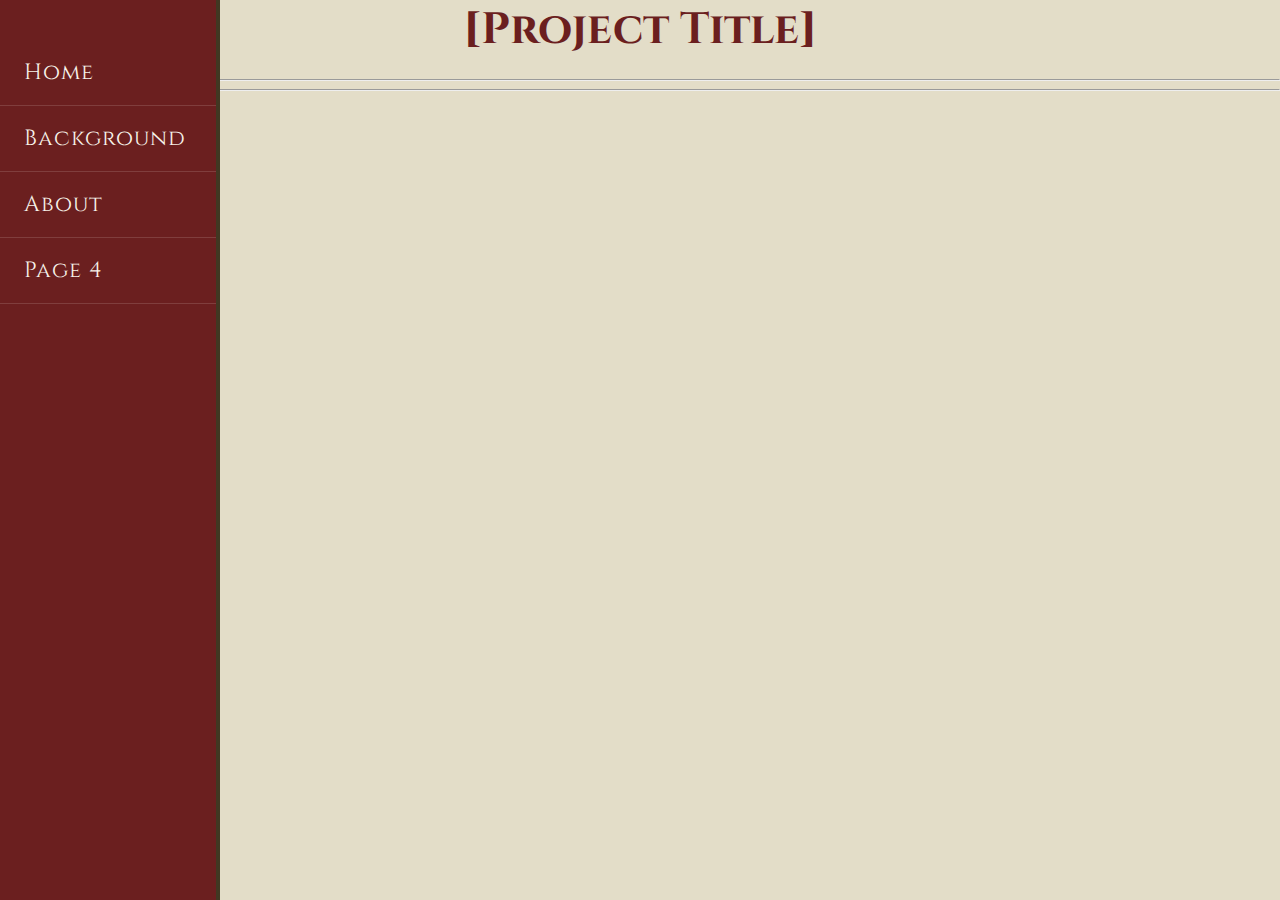
<file: docs/page4.html>
<!DOCTYPE html>
<html>
    <head>
        <title>Page 4</title>
        <meta charset="UTF-8" />
        <meta name="viewport" content="width=device-width, initial-scale=1.0" />
        <link type="text/css" href="style.css" rel="stylesheet" />
    </head>
    <body>
        <h1>[Project Title]</h1>
        <hr/><nav>
            <div><a href="index.html">Home</a></div>   
            <div><a href="background.html">Background</a></div>
            <div><a href="about.html">About</a></div>
            <div><a href="page4.html">Page 4</a></div>
        </nav>
        <hr/><h2>Page 4</h2>
        <p>Placeholder.</p>
    </body>
</html>
</file>
<file: docs/style.css>
@import url('https://fonts.googleapis.com/css2?family=Cinzel:wght@400;600;700&family=Cormorant+Garamond:wght@400;500;600&display=swap');

* {
    box-sizing: border-box;
}

body{
    margin: 0;
    font-family: 'Comorant Garamond', serif;
    background-color: #e3ddc8;

}

/* Navigation Bar */
nav {
    width: 220px;
    background-color: #6B1F1F;
    padding-top: 40px;
    min-height: 100vh;
    position: fixed;
    left: 0;
    top: 0;
    border-right: 4px solid #413722;
} 

nav div {
    display: block;
    padding: 18px 24px;
    border-bottom: 1px solid rgba(247, 243, 234, 0.15);
}

nav a {
    color: #F7F3EA;
    text-decoration: none;
    font-size: 22px;
    font-family: 'Cinzel', serif;
    letter-spacing: 1px;
}

nav div:hover {
    background-color: #8a2b2b;
}

.main-content {
    margin-left: 220px;
    min-height: 100vh;
    padding: 40px;
}

/* Typography */
h1 {
    font-family: 'Cinzel', serif;
    font-size: 44px;
    text-align: center;
    color: #6B1F1F;
    margin-top: 0;
    margin-bottom: 20px;
}

h2 {
    font-family: 'Cinzel', serif;
    font-size: 32px;
    color: #6B1F1F;
    margin-top: 30px;
}

h3 {
    font-family: 'Cinzel', serif;
    font-size: 22px;
    color: #413722;
    margin-top: 24px;
}

p {
    font-size: 20px;
    line-height: 1.6;
}

img {
    max-width: 100%;
    border: 4px solid #413722;
    border-radius: 10px;
    display: block;
    margin: 20px auto;
}

body.home {
    background-image: 
        linear-gradient(rgba(227, 221, 200, 0.5)),
        url("images/map-background.jpg");
    background-size: cover;
    background-position: center;
    background-repeat: no-repeat;
    background-attachment: fixed;
}

body.main-content {
    background-color: #e3ddc8;
}

footer {
  margin-left: 220px; 
  text-align: center;
  font-size: 12px;
  padding: 10px 0;
  color: #555;
}
footer img {
  display: inline;     
  height: 16px;         
  vertical-align: middle;
  margin-left: 3px;
}

.basicTable {
    text-align:center;
    font-size: 18px;
}

.kyle-svg {
    width:auto;
    border: 4px solid #413722;
    border-radius: 10px;
    display: block;
    margin: 20px auto;
    text-align:center;
}
</file>
